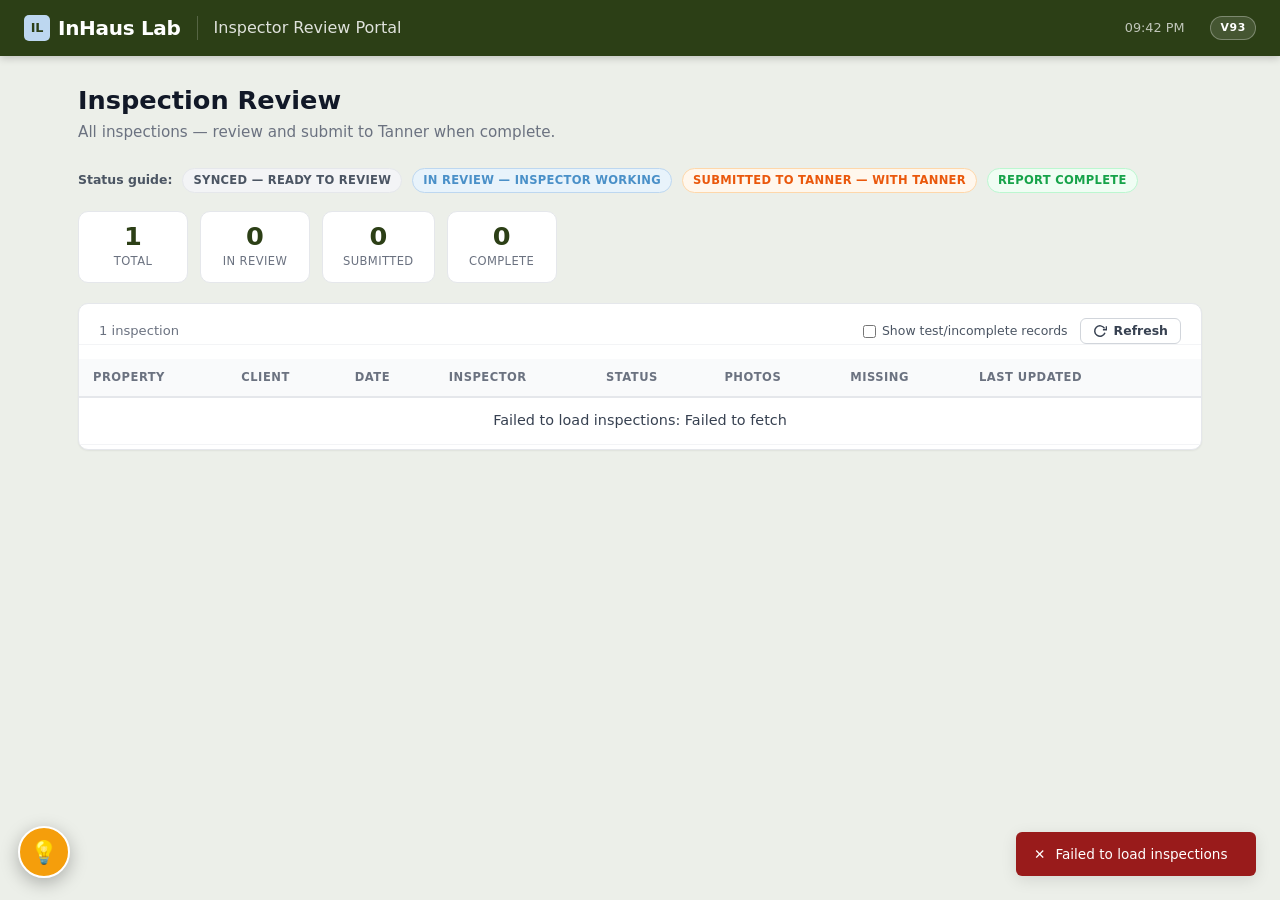
<file: index.html>
<!DOCTYPE html>
<html lang="en">
<head>
  <meta charset="UTF-8">
  <meta name="viewport" content="width=device-width, initial-scale=1.0">
  <title>InHaus Lab — Inspection Review</title>
  <link rel="stylesheet" href="styles.css?v=20260812-88-1">
  <style>
    /* Page-specific overrides */
    .stats-row {
      display: flex;
      gap: 12px;
      margin-bottom: 20px;
      flex-wrap: wrap;
    }
    .stat-pill {
      background: var(--white);
      border: 1px solid var(--gray-200);
      border-radius: var(--radius-lg);
      padding: 12px 20px;
      text-align: center;
      min-width: 110px;
    }
    .stat-pill .num {
      font-size: 1.6rem;
      font-weight: 700;
      color: var(--green);
      line-height: 1;
    }
    .stat-pill .lbl {
      font-size: .72rem;
      color: var(--gray-500);
      margin-top: 3px;
      text-transform: uppercase;
      letter-spacing: .4px;
    }
  </style>
</head>
<body>

<!-- ==================== NAV BAR ==================== -->
<nav class="nav-bar">
  <a href="index.html" class="nav-logo">
    <div class="logo-icon">IL</div>
    InHaus Lab
  </a>
  <div class="nav-divider"></div>
  <span class="nav-title">Inspector Review Portal</span>
  <div class="nav-spacer"></div>
  <div class="nav-meta">
    <span id="nav-clock"></span>
  </div>
</nav>

<!-- ==================== MAIN ==================== -->
<main class="page-wrap">

  <div class="page-header">
    <h1>Inspection Review</h1>
    <p>All inspections — review and submit to Tanner when complete.</p>
  </div>

  <!-- Status legend -->
  <div style="display:flex;flex-wrap:wrap;gap:10px;margin-bottom:18px;font-size:0.78rem;">
    <span style="font-weight:600;color:#4b5563;align-self:center;">Status guide:</span>
    <span class="badge badge-synced" title="Data exported from the Inspector App — ready to review">Synced — ready to review</span>
    <span class="badge badge-in-review" title="Inspector is actively reviewing this inspection">In Review — inspector working</span>
    <span class="badge badge-submitted" title="Inspector completed review and sent to Tanner">Submitted to Tanner — with Tanner</span>
    <span class="badge badge-complete" title="Tanner has finished the report">Report Complete</span>
  </div>

  <!-- Demo mode banner -->
  <div id="demo-bar" class="placeholder-mode-bar hidden">
    ⚠ Demo mode — Apps Script URL not configured. Showing sample data. Changes will not be saved.
  </div>

  <!-- Stats row (populated by JS) -->
  <div class="stats-row" id="stats-row">
    <div class="stat-pill"><div class="num" id="stat-total">0</div><div class="lbl">Total</div></div>
    <div class="stat-pill"><div class="num" id="stat-in-review">0</div><div class="lbl">In Review</div></div>
    <div class="stat-pill"><div class="num" id="stat-submitted">0</div><div class="lbl">Submitted</div></div>
    <div class="stat-pill"><div class="num" id="stat-complete">0</div><div class="lbl">Complete</div></div>
  </div>

  <!-- Table card -->
  <div class="card">
    <div class="list-toolbar" style="padding: 14px 20px 0; border-bottom: 1px solid var(--gray-100);">
      <span class="count-label" id="inspection-count">Loading inspections…</span>
      <span id="history-filter-note" style="font-size:0.78rem;color:#6b7280;margin-left:auto;"></span>
      <label style="display:inline-flex;align-items:center;gap:6px;font-size:0.78rem;color:#4b5563;cursor:pointer;">
        <input type="checkbox" id="history-show-all" onchange="setPortalHistoryShowAll(this.checked)">
        Show test/incomplete records
      </label>
      <button class="btn btn-secondary btn-sm" onclick="loadInspectionList()">
        <svg width="14" height="14" viewBox="0 0 24 24" fill="none" stroke="currentColor" stroke-width="2.5"><polyline points="23 4 23 10 17 10"/><path d="M20.49 15a9 9 0 1 1-.73-7.44"/></svg>
        Refresh
      </button>
    </div>
    <div class="inspection-table-wrap" style="padding: 0 0 4px;">
      <table class="inspection-table">
        <thead>
          <tr>
            <th>Property</th>
            <th>Client</th>
            <th>Date</th>
            <th>Inspector</th>
            <th>Status</th>
            <th>Photos</th>
            <th>Missing</th>
            <th>Last Updated</th>
            <th></th>
          </tr>
        </thead>
        <tbody id="inspection-tbody">
          <tr><td colspan="9" class="loading-state">Loading inspections…</td></tr>
        </tbody>
      </table>
    </div>
  </div>

</main>

<div class="toast-container" id="toast-container"></div>

  <script src="portal.js?v=20260901-93-1"></script>
<script>
  // Clock
  function updateClock() {
    const el = document.getElementById('nav-clock');
    if (el) el.textContent = new Date().toLocaleTimeString('en-US', { hour: '2-digit', minute: '2-digit' });
  }
  updateClock();
  setInterval(updateClock, 30000);

  // Stats population helper
  function populateStats(inspections) {
    const total      = inspections.length;
    const inReview   = inspections.filter(i => i.status === 'In Review').length;
    const submitted  = inspections.filter(i => i.status === 'Submitted to Tanner').length;
    const complete   = inspections.filter(i => i.status === 'Report Complete').length;
    document.getElementById('stat-total').textContent     = total;
    document.getElementById('stat-in-review').textContent = inReview;
    document.getElementById('stat-submitted').textContent  = submitted;
    document.getElementById('stat-complete').textContent   = complete;
  }

  // Override renderInspectionList to also populate stats
  const _origRender = window.portalInit;
  document.addEventListener('DOMContentLoaded', () => {
    // Patch loadInspectionList to also update stats after render
    const origLoad = window.loadInspectionList;

    // We'll hook into data once it's available via MutationObserver on tbody
    const observer = new MutationObserver(() => {
      // Collect rendered rows and compute stats from MOCK or live data
      const tbody = document.getElementById('inspection-tbody');
      if (tbody && tbody.children.length && !tbody.querySelector('.loading-state')) {
        // Count badges
        const badges = tbody.querySelectorAll('.badge');
        let inReview = 0, submitted = 0, complete = 0;
        badges.forEach(b => {
          const t = b.textContent.trim();
          if (t === 'In Review') inReview++;
          else if (t === 'Submitted to Tanner') submitted++;
          else if (t === 'Report Complete') complete++;
        });
        const total = tbody.querySelectorAll('tr').length;
        document.getElementById('stat-total').textContent     = total;
        document.getElementById('stat-in-review').textContent = inReview;
        document.getElementById('stat-submitted').textContent  = submitted;
        document.getElementById('stat-complete').textContent   = complete;
        document.getElementById('inspection-count').textContent =
          `${total} inspection${total !== 1 ? 's' : ''}`;
      }
    });
    observer.observe(document.getElementById('inspection-tbody'), { childList: true, subtree: false });

    portalInit('list');
  });
</script>
</body>
</html>
</file>
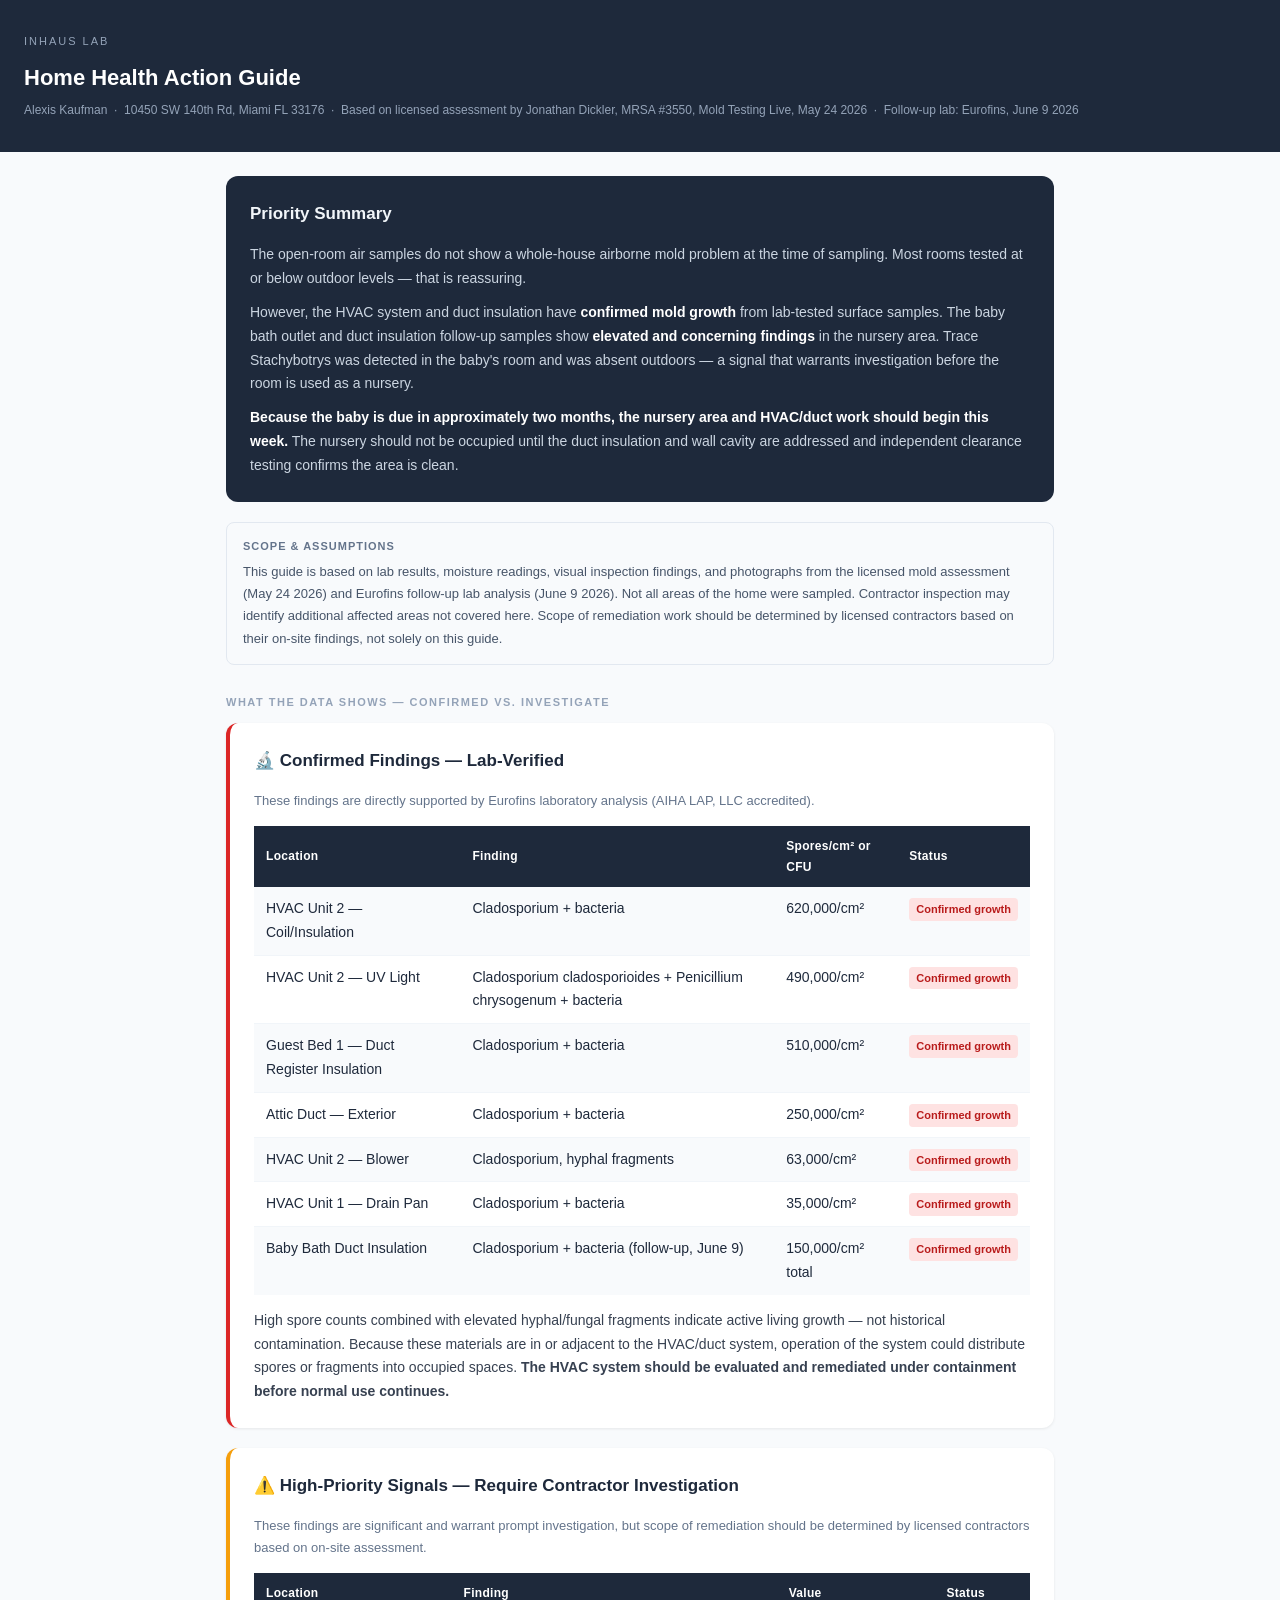
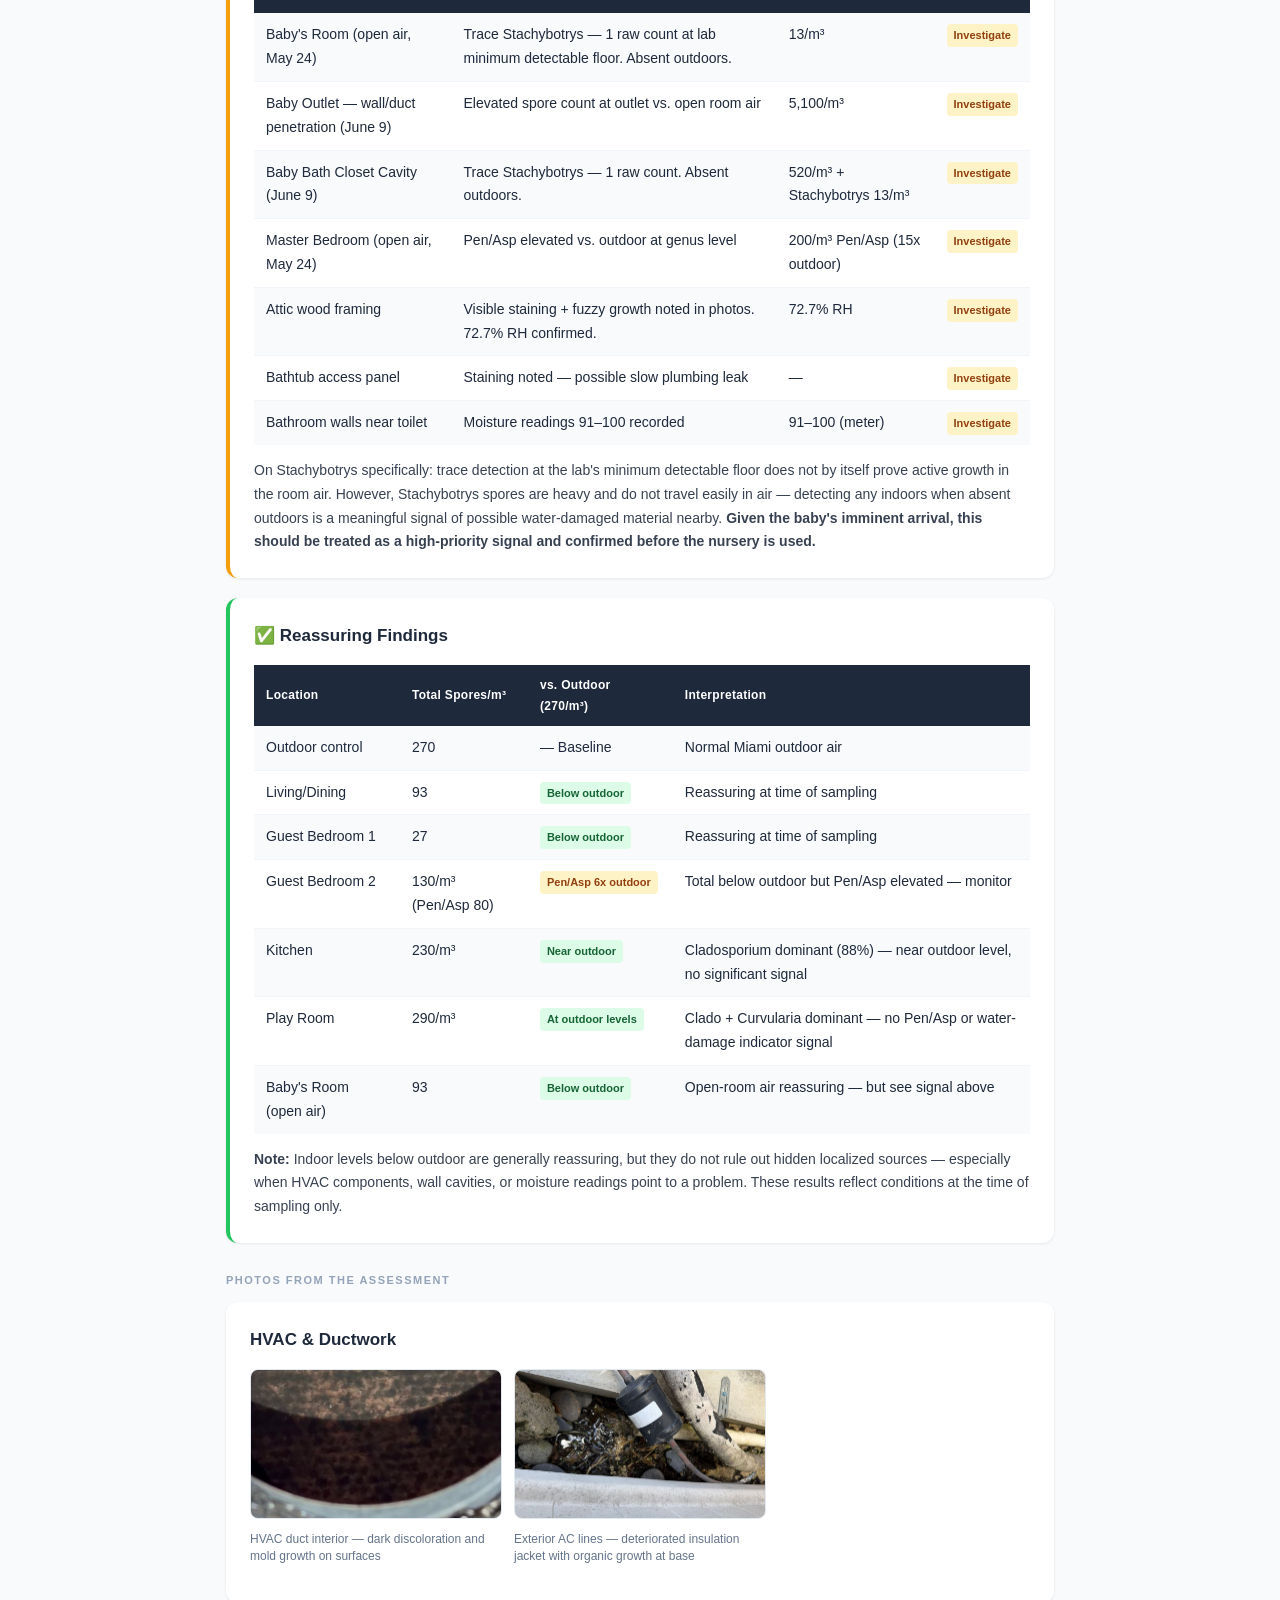
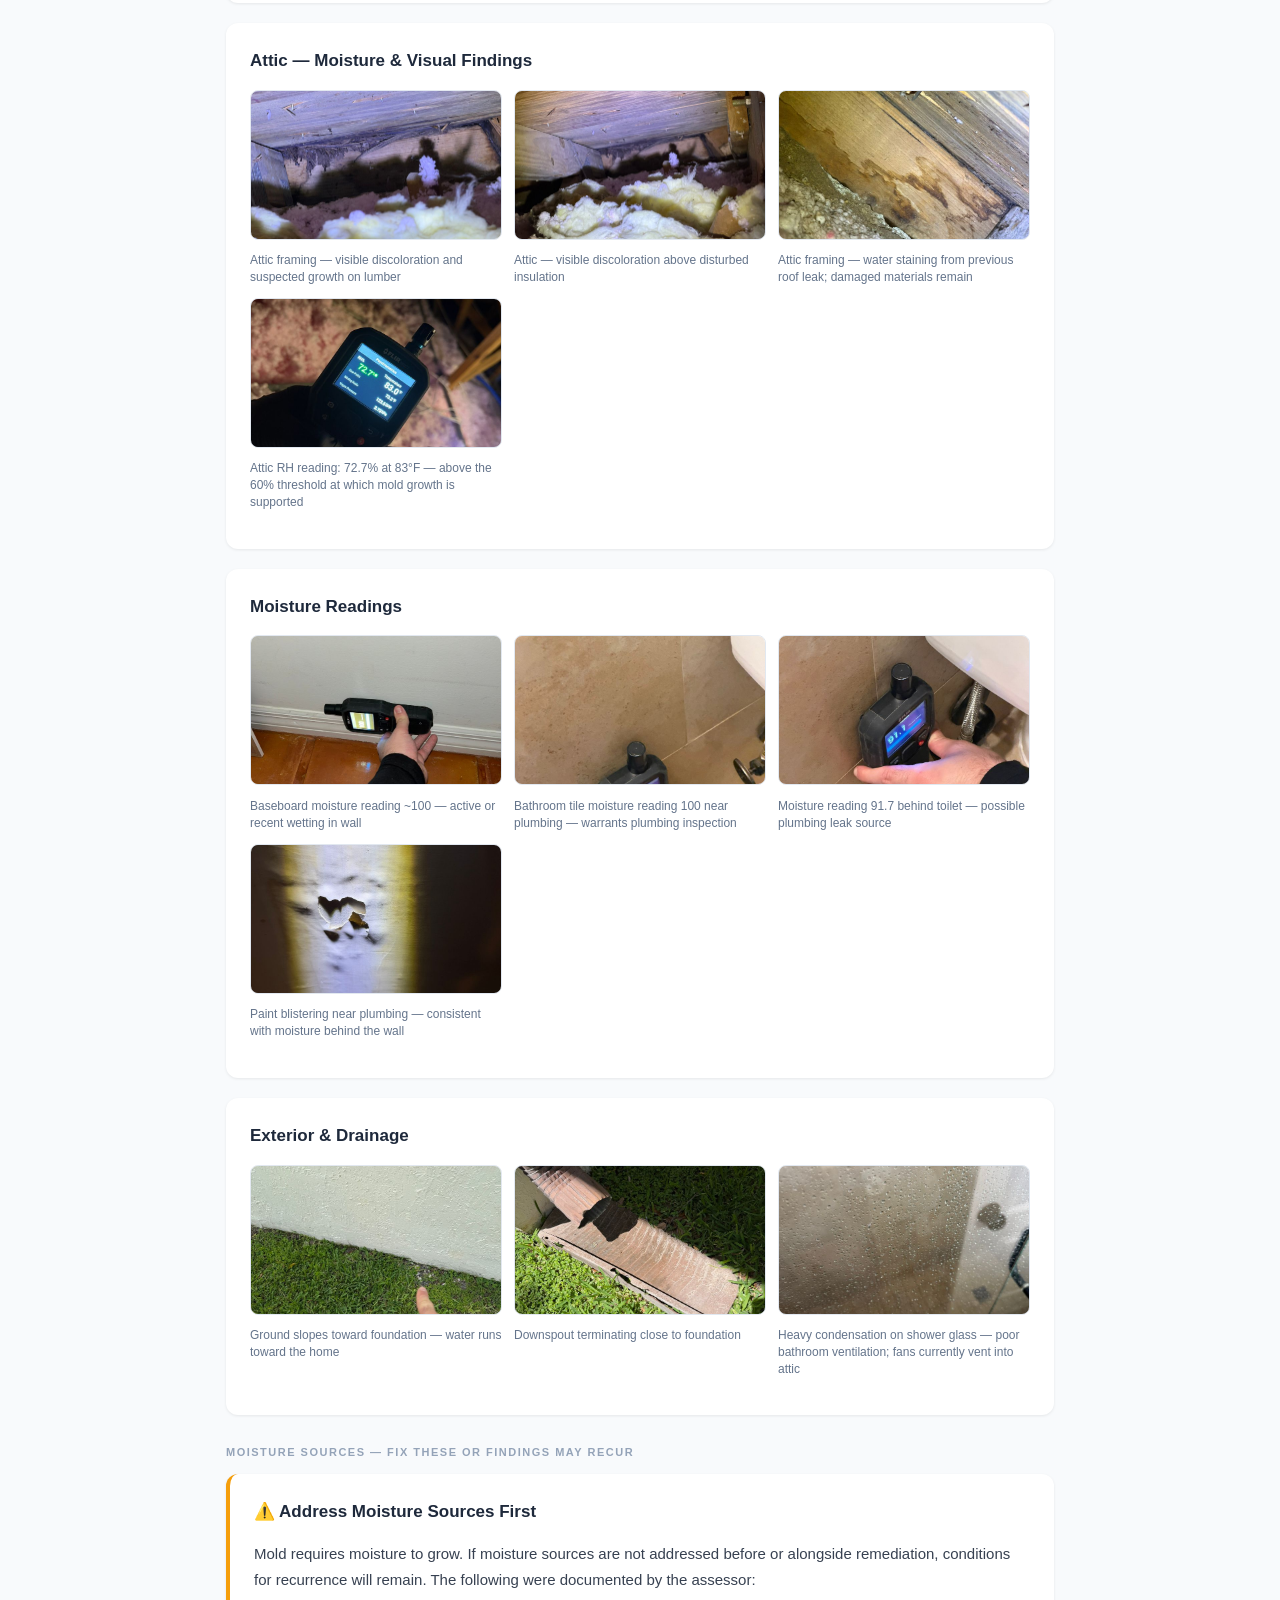
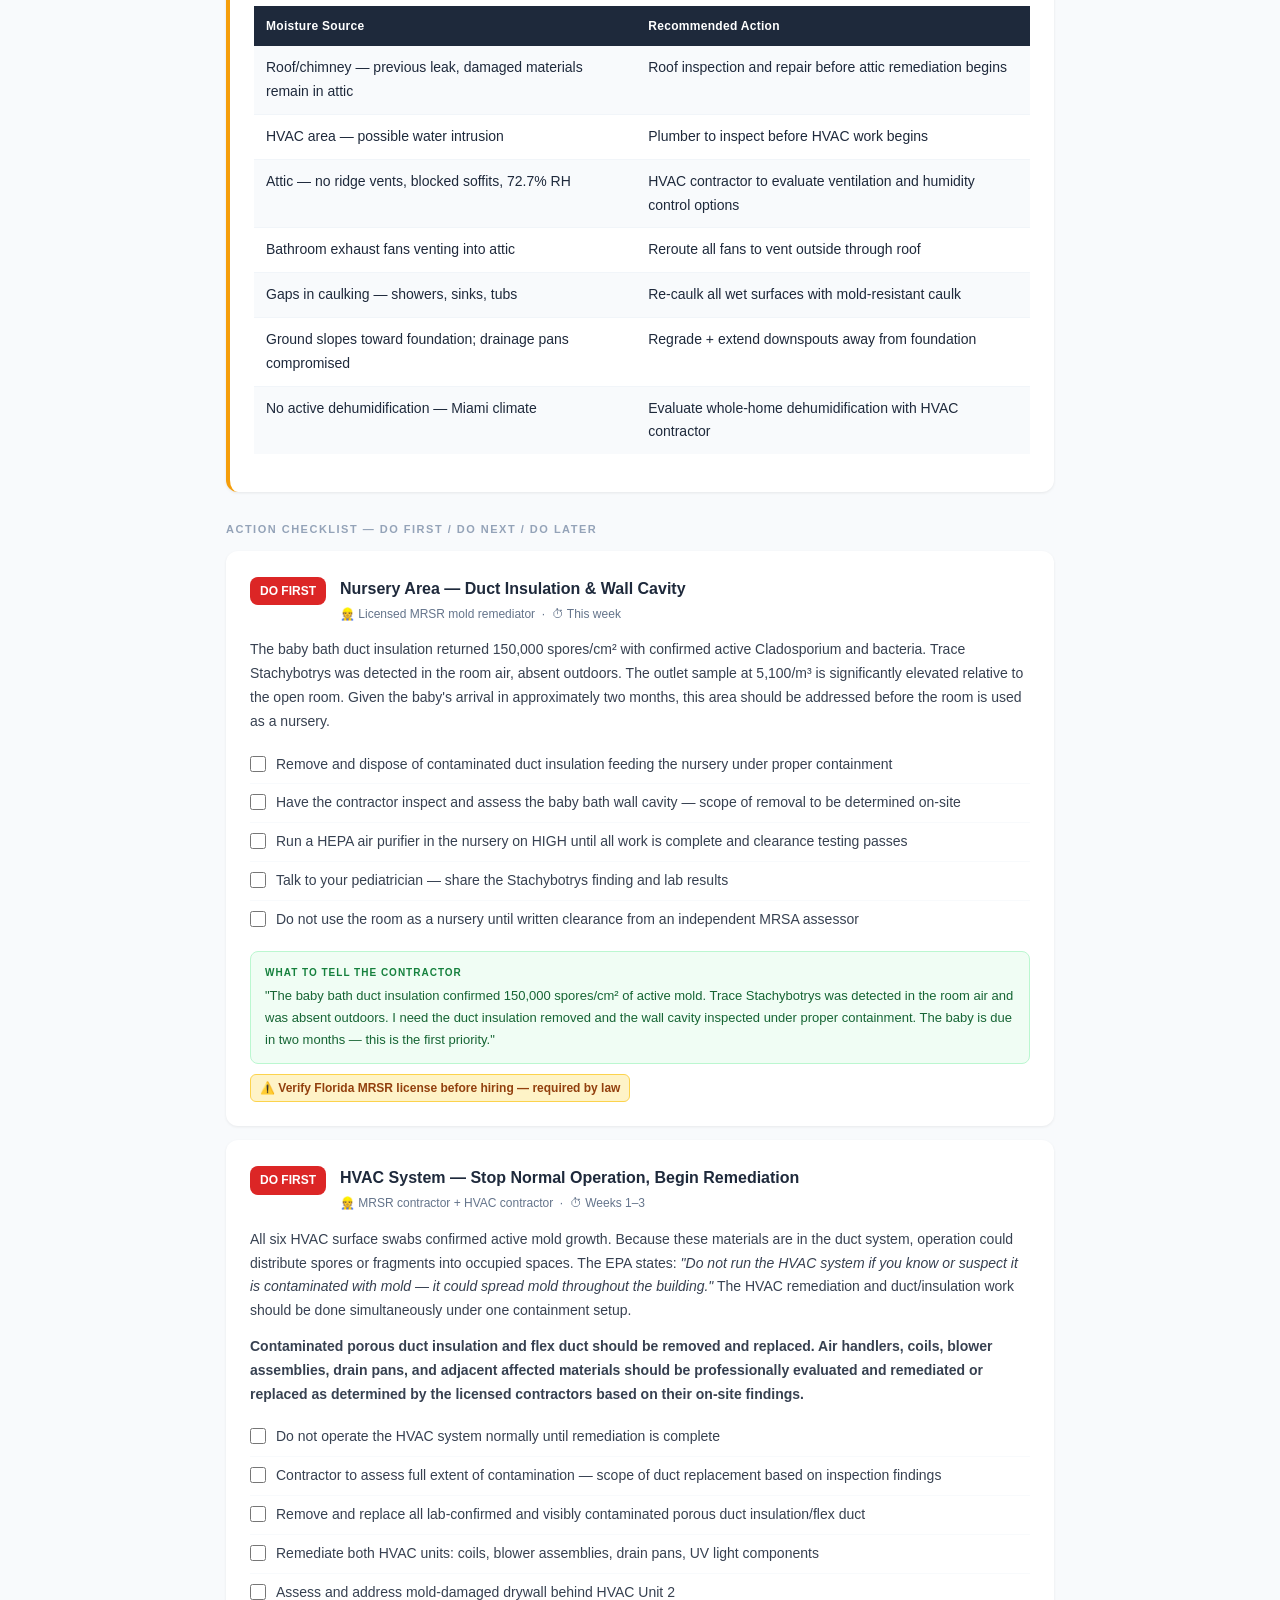
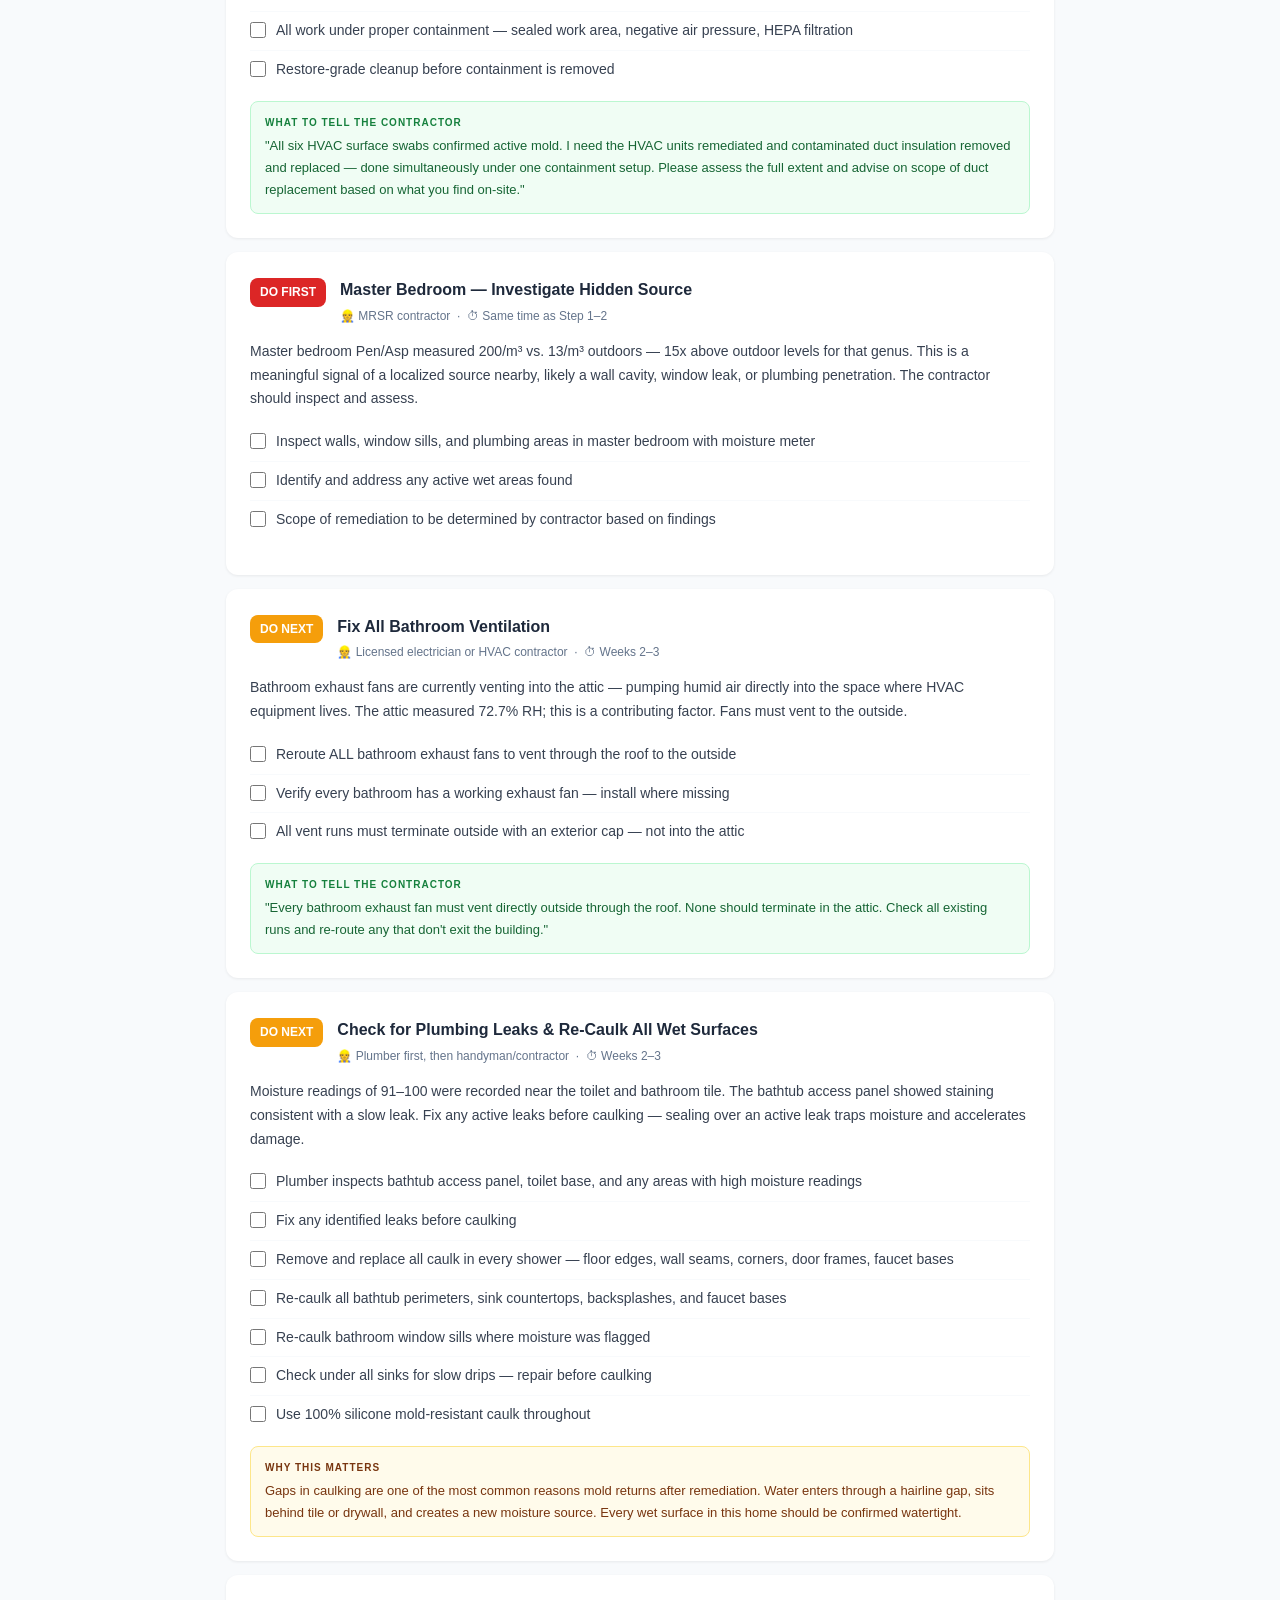
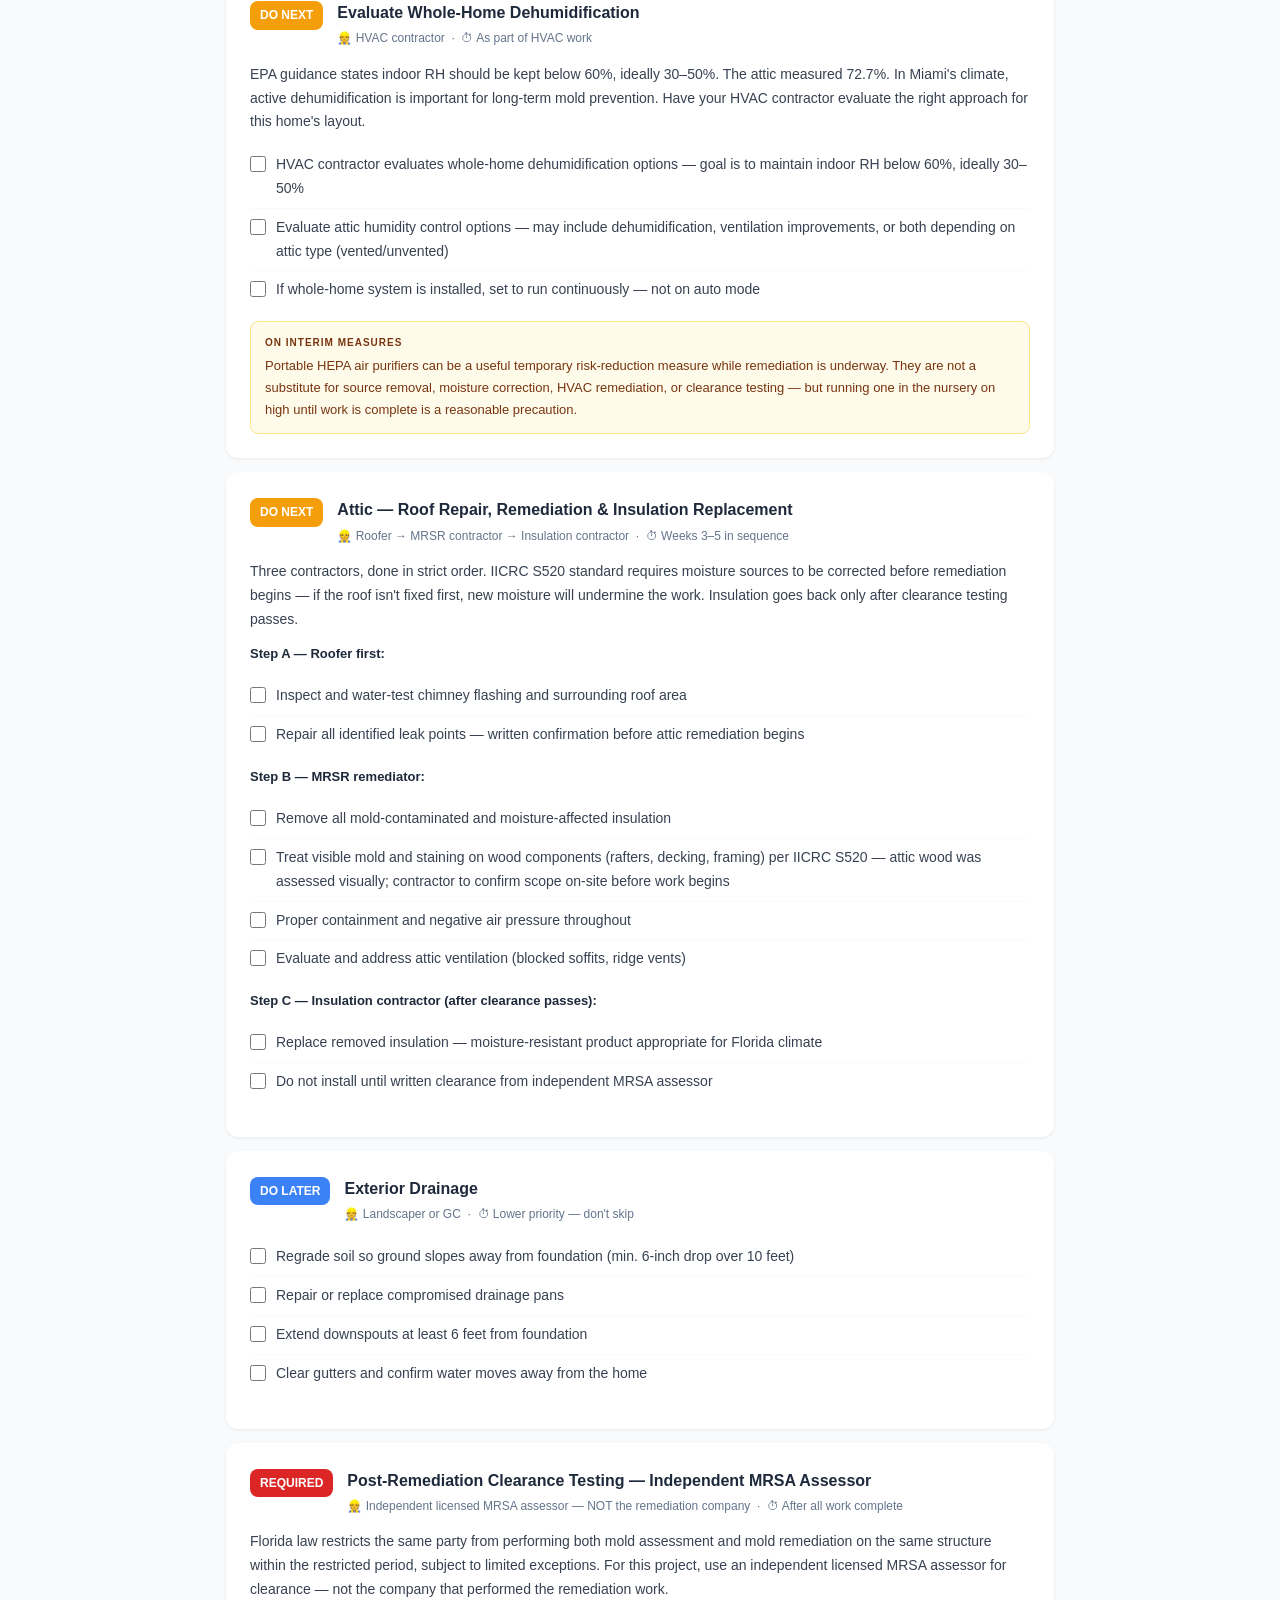
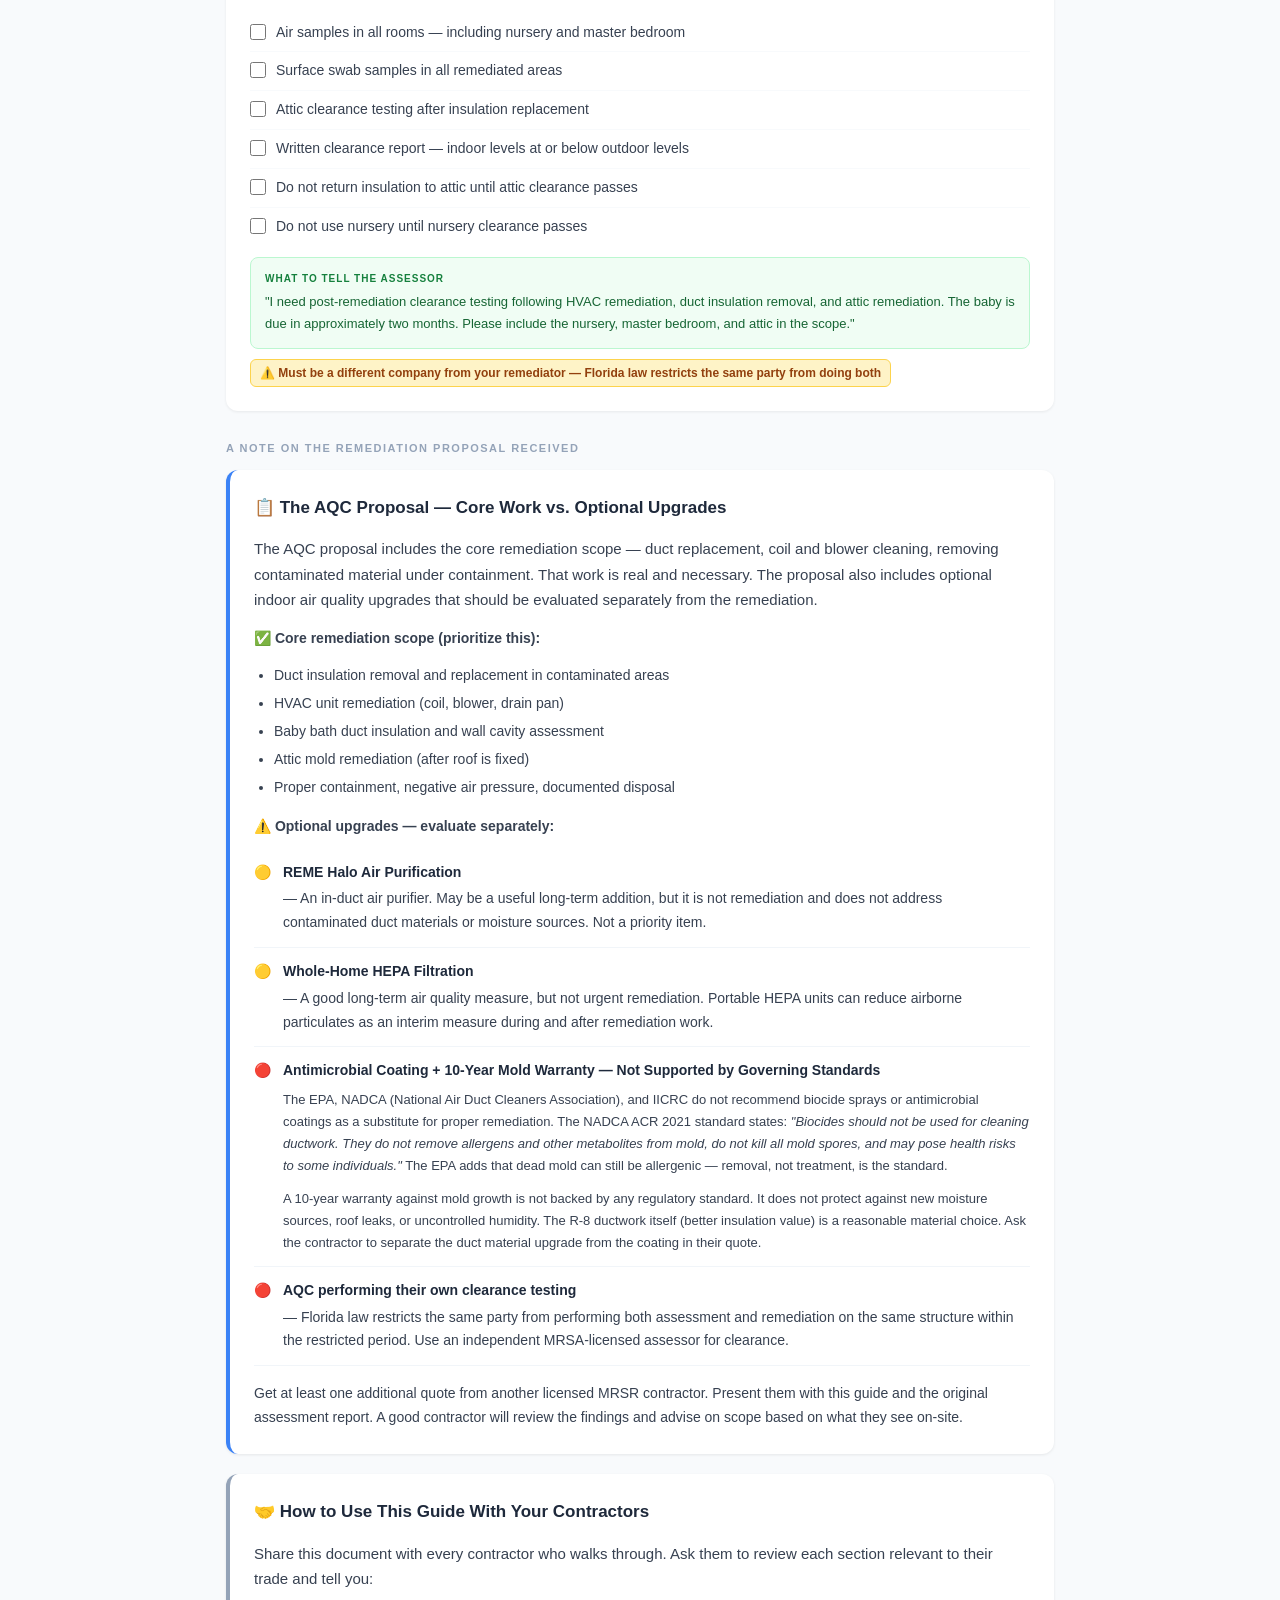
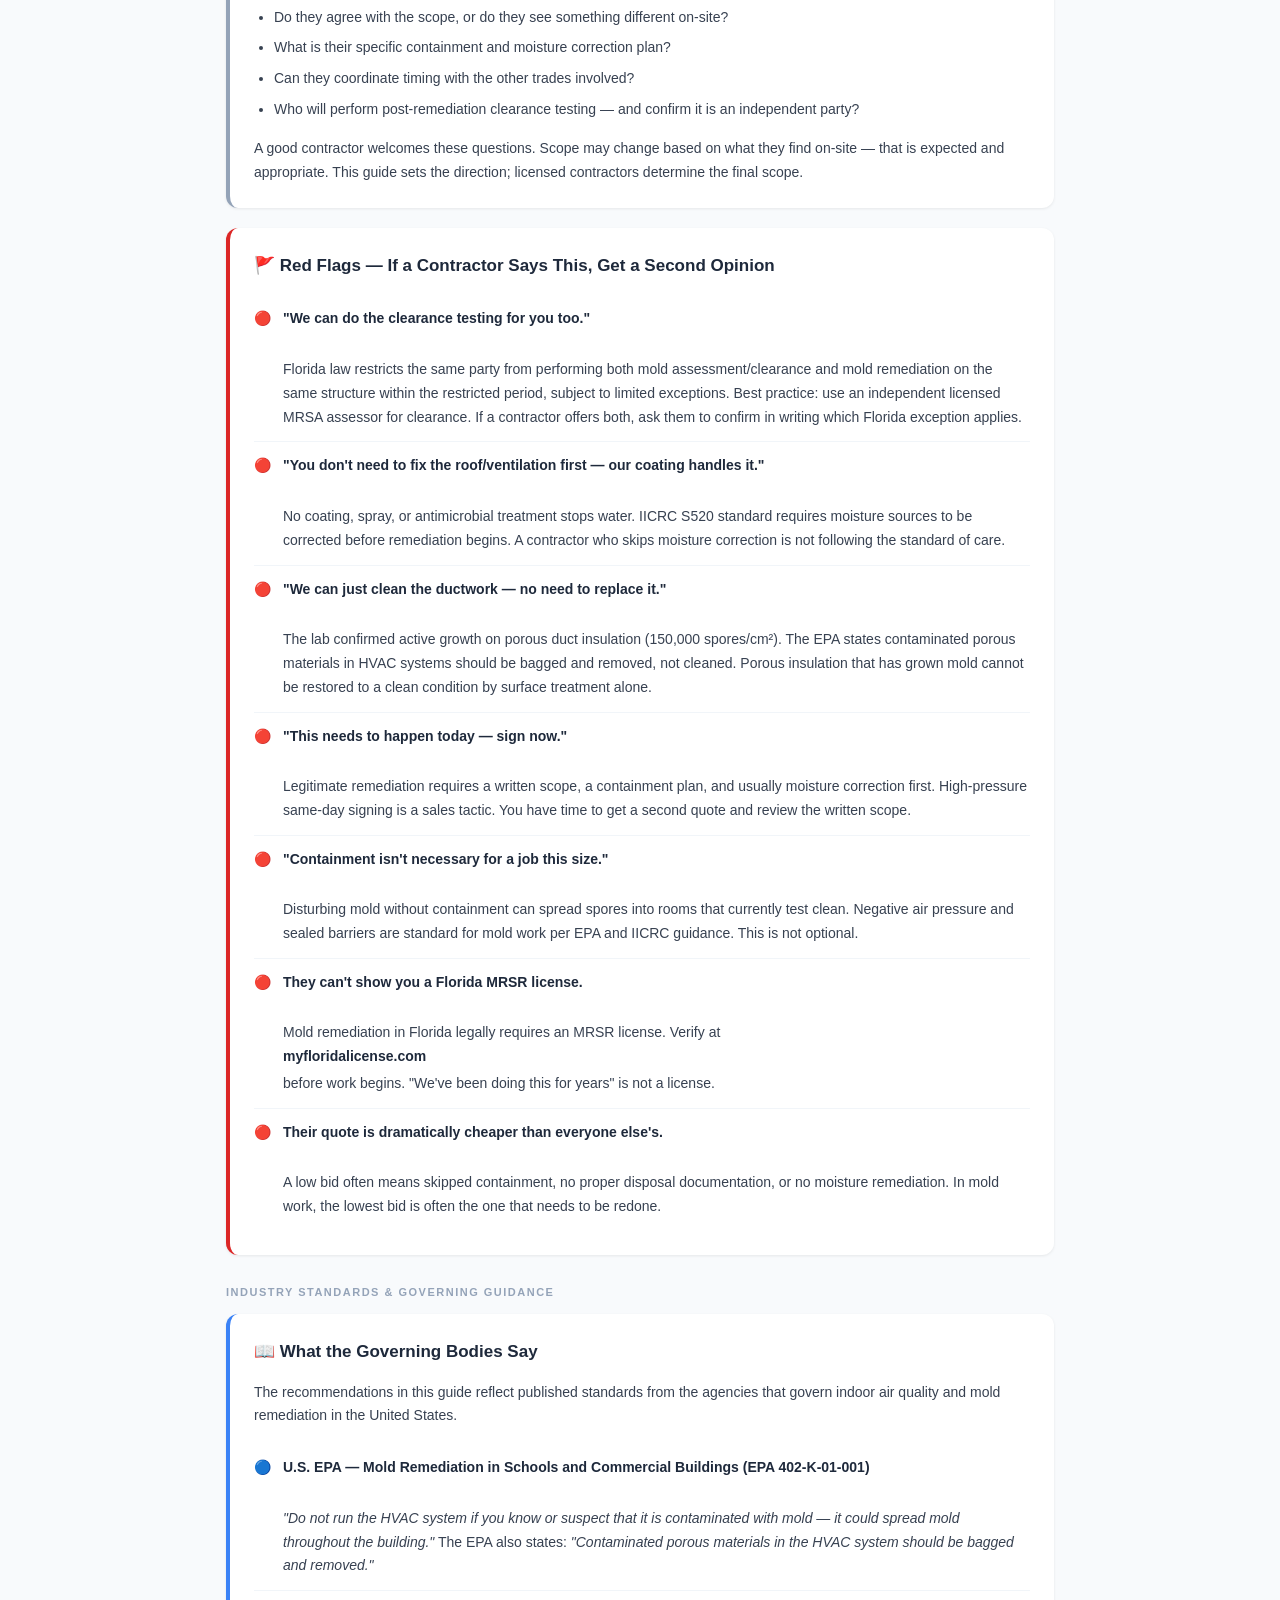
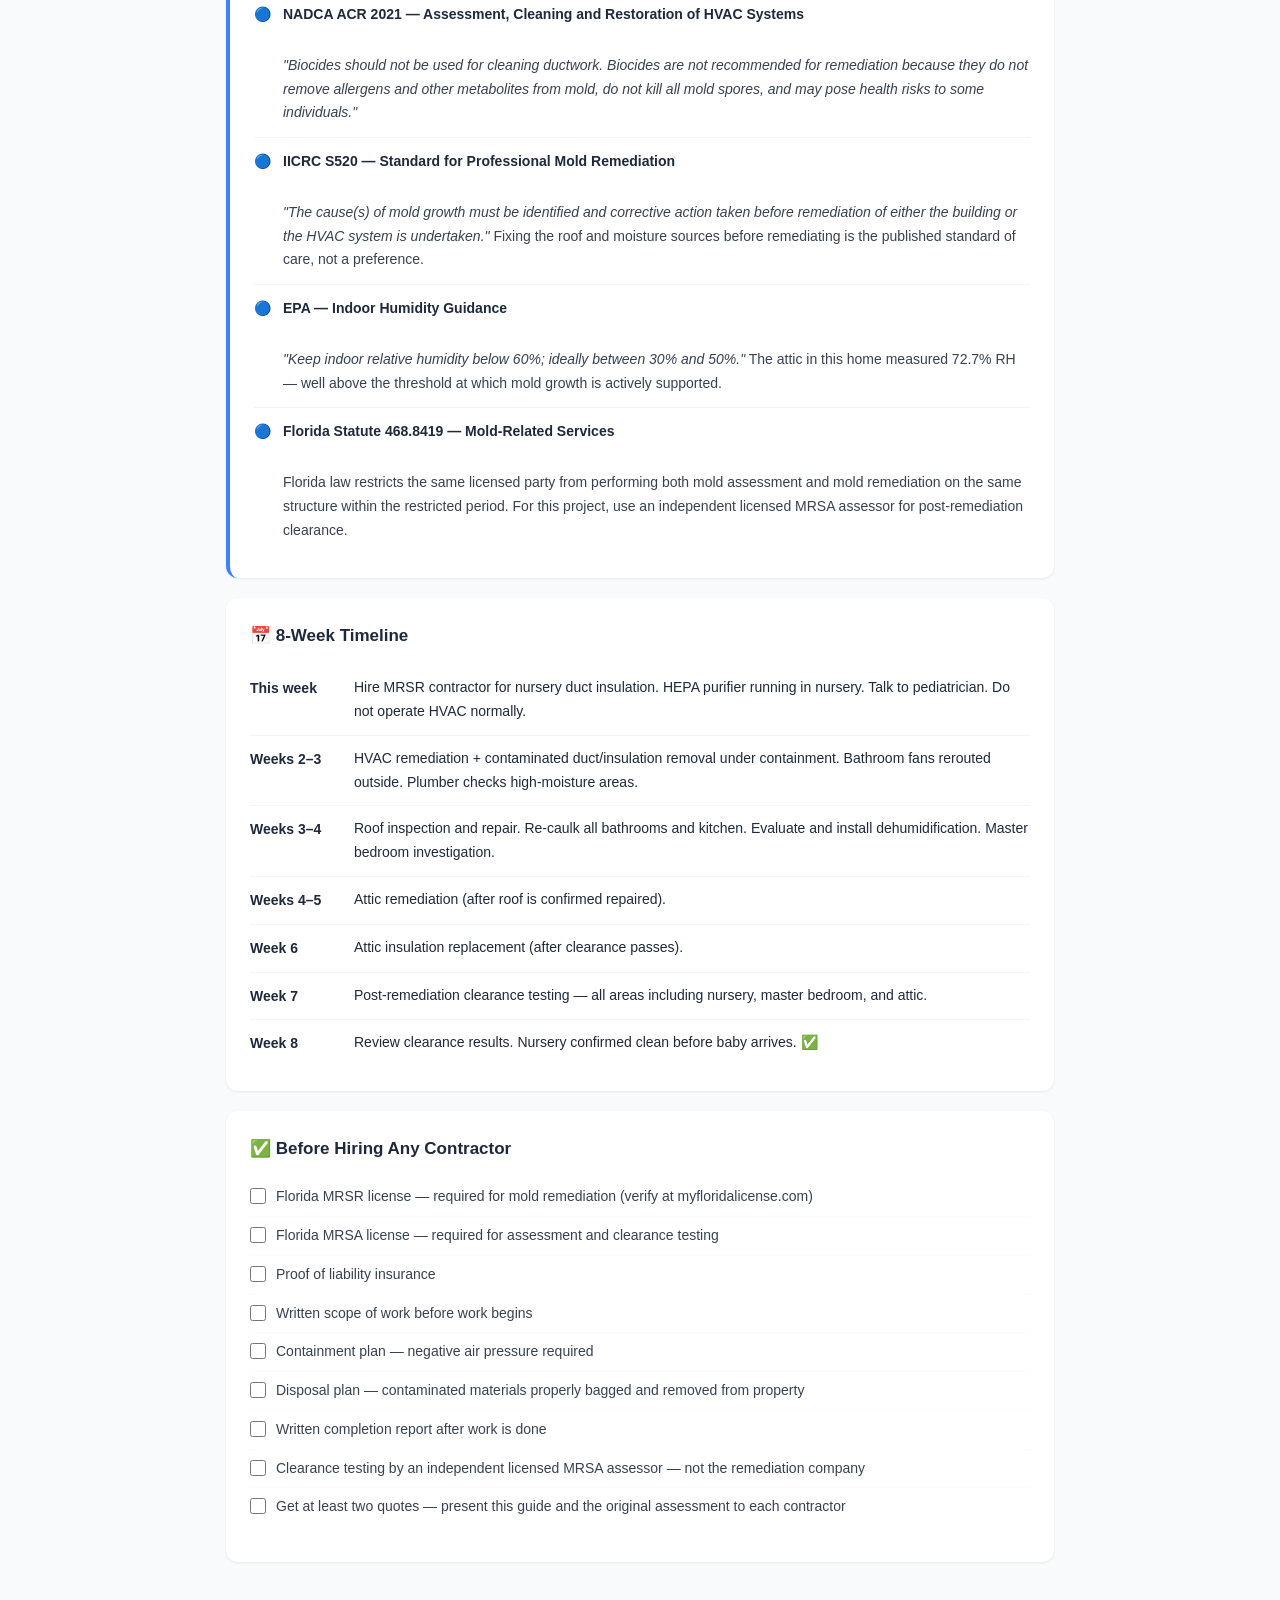
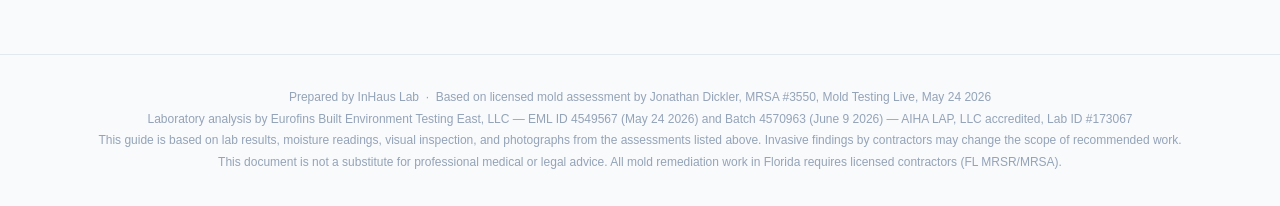
<file: alexis-guide.html>
<!DOCTYPE html>
<html lang="en">
<head>
<meta charset="UTF-8">
<meta name="viewport" content="width=device-width, initial-scale=1.0">
<title>Home Health Action Guide — Alexis Kaufman</title>
<style>
  * { box-sizing: border-box; margin: 0; padding: 0; }
  body { font-family: -apple-system, BlinkMacSystemFont, 'Segoe UI', sans-serif; background: #f8fafc; color: #1e293b; line-height: 1.7; font-size: 15px; }
  .header { background: #1e293b; color: white; padding: 32px 24px; }
  .header .logo { font-size: 11px; letter-spacing: 2px; text-transform: uppercase; color: #94a3b8; margin-bottom: 8px; }
  .header h1 { font-size: 22px; font-weight: 800; margin-bottom: 4px; }
  .header .meta { font-size: 12px; color: #94a3b8; }
  .container { max-width: 860px; margin: 0 auto; padding: 24px 16px 48px; }
  .card { background: white; border-radius: 12px; padding: 24px; margin-bottom: 20px; box-shadow: 0 1px 3px rgba(0,0,0,0.08); }
  .card h2 { font-size: 17px; font-weight: 700; margin-bottom: 14px; color: #1e293b; }
  .card p { color: #374151; margin-bottom: 10px; }
  .card p:last-child { margin-bottom: 0; }
  .border-green { border-left: 4px solid #22c55e; }
  .border-red { border-left: 4px solid #dc2626; }
  .border-amber { border-left: 4px solid #f59e0b; }
  .border-blue { border-left: 4px solid #3b82f6; }
  .border-gray { border-left: 4px solid #94a3b8; }
  .priority-box { background: #1e293b; color: white; border-radius: 12px; padding: 24px; margin-bottom: 20px; }
  .priority-box h2 { font-size: 17px; font-weight: 800; margin-bottom: 14px; color: #f1f5f9; }
  .priority-box p { color: #cbd5e1; margin-bottom: 10px; font-size: 14px; }
  .priority-box p:last-child { margin-bottom: 0; }
  .priority-box strong { color: white; }
  table { width: 100%; border-collapse: collapse; font-size: 14px; margin: 14px 0; }
  table th { background: #1e293b; color: white; padding: 10px 12px; text-align: left; font-size: 12px; letter-spacing: 0.3px; }
  table td { padding: 10px 12px; border-bottom: 1px solid #f1f5f9; vertical-align: top; }
  table tr:last-child td { border-bottom: none; }
  table tr:nth-child(even) td { background: #f8fafc; }
  .tag { display: inline-block; padding: 2px 7px; border-radius: 4px; font-size: 11px; font-weight: 700; white-space: nowrap; }
  .tag-red { background: #fee2e2; color: #b91c1c; }
  .tag-amber { background: #fef3c7; color: #92400e; }
  .tag-green { background: #dcfce7; color: #166534; }
  .tag-blue { background: #dbeafe; color: #1d4ed8; }
  .tag-gray { background: #f1f5f9; color: #475569; }
  .finding-label { display: inline-block; padding: 2px 8px; border-radius: 4px; font-size: 11px; font-weight: 700; margin-right: 6px; }
  .confirmed { background: #fee2e2; color: #b91c1c; }
  .investigate { background: #fef3c7; color: #92400e; }
  .reassuring { background: #dcfce7; color: #166534; }
  .step { background: white; border-radius: 12px; padding: 24px; margin-bottom: 14px; box-shadow: 0 1px 3px rgba(0,0,0,0.07); }
  .step-header { display: flex; align-items: flex-start; gap: 14px; margin-bottom: 14px; }
  .step-badge { border-radius: 8px; padding: 4px 10px; font-size: 12px; font-weight: 700; flex-shrink: 0; margin-top: 2px; }
  .badge-now { background: #dc2626; color: white; }
  .badge-soon { background: #f59e0b; color: white; }
  .badge-later { background: #3b82f6; color: white; }
  .step-title h3 { font-size: 16px; font-weight: 700; margin-bottom: 2px; }
  .step-meta { font-size: 12px; color: #64748b; }
  ul.checklist { list-style: none; margin: 12px 0; }
  ul.checklist li { display: flex; align-items: flex-start; gap: 10px; padding: 7px 0; font-size: 14px; border-bottom: 1px solid #f8fafc; color: #374151; }
  ul.checklist li:last-child { border-bottom: none; }
  ul.checklist input[type=checkbox] { margin-top: 3px; flex-shrink: 0; width: 16px; height: 16px; cursor: pointer; accent-color: #1e293b; }
  .script-box { background: #f0fdf4; border: 1px solid #bbf7d0; border-radius: 8px; padding: 12px 14px; margin-top: 12px; font-size: 13px; color: #166534; }
  .script-box strong { display: block; font-size: 10px; text-transform: uppercase; letter-spacing: 1px; margin-bottom: 4px; color: #15803d; }
  .note-box { background: #fffbeb; border: 1px solid #fde68a; border-radius: 8px; padding: 12px 14px; margin-top: 12px; font-size: 13px; color: #78350f; }
  .note-box strong { display: block; font-size: 10px; text-transform: uppercase; letter-spacing: 1px; margin-bottom: 4px; }
  .license-note { display: inline-block; background: #fef3c7; color: #92400e; border: 1px solid #fcd34d; border-radius: 6px; padding: 3px 9px; font-size: 12px; font-weight: 600; margin-top: 10px; }
  .section-label { font-size: 11px; font-weight: 700; text-transform: uppercase; letter-spacing: 1.5px; color: #94a3b8; margin: 28px 0 12px; }
  .flag-item { padding: 12px 0; border-bottom: 1px solid #f1f5f9; font-size: 14px; display: flex; align-items: flex-start; gap: 12px; color: #374151; }
  .flag-item:last-child { border-bottom: none; }
  .flag-item strong { display: block; margin-bottom: 3px; color: #1e293b; }
  .photo-grid { display: grid; grid-template-columns: repeat(auto-fill, minmax(200px, 1fr)); gap: 12px; margin: 14px 0; }
  .photo-item img { width: 100%; border-radius: 8px; object-fit: cover; height: 150px; border: 1px solid #e2e8f0; }
  .photo-item .cap { font-size: 12px; color: #64748b; margin-top: 5px; line-height: 1.4; }
  .timeline-row { display: flex; gap: 16px; padding: 11px 0; border-bottom: 1px solid #f1f5f9; font-size: 14px; align-items: flex-start; }
  .timeline-row:last-child { border-bottom: none; }
  .timeline-week { font-weight: 700; min-width: 88px; color: #1e293b; padding-top: 1px; }
  .assumptions-box { background: #f8fafc; border: 1px solid #e2e8f0; border-radius: 8px; padding: 14px 16px; margin-top: 16px; font-size: 13px; color: #475569; }
  .assumptions-box strong { display: block; font-size: 11px; text-transform: uppercase; letter-spacing: 1px; margin-bottom: 6px; color: #64748b; }
  .footer { text-align: center; font-size: 12px; color: #94a3b8; padding: 32px 24px; border-top: 1px solid #e2e8f0; margin-top: 24px; line-height: 1.8; }
  @media (max-width: 600px) { .photo-grid { grid-template-columns: 1fr 1fr; } .timeline-week { min-width: 70px; } }
  @media print { * { -webkit-print-color-adjust: exact; print-color-adjust: exact; } }
</style>
</head>
<body>

<div class="header">
  <div class="logo">InHaus Lab</div>
  <h1>Home Health Action Guide</h1>
  <div class="meta">Alexis Kaufman &nbsp;·&nbsp; 10450 SW 140th Rd, Miami FL 33176 &nbsp;·&nbsp; Based on licensed assessment by Jonathan Dickler, MRSA #3550, Mold Testing Live, May 24 2026 &nbsp;·&nbsp; Follow-up lab: Eurofins, June 9 2026</div>
</div>

<div class="container">

  <!-- PRIORITY SUMMARY -->
  <div class="priority-box">
    <h2>Priority Summary</h2>
    <p>The open-room air samples do not show a whole-house airborne mold problem at the time of sampling. Most rooms tested at or below outdoor levels — that is reassuring.</p>
    <p>However, the HVAC system and duct insulation have <strong>confirmed mold growth</strong> from lab-tested surface samples. The baby bath outlet and duct insulation follow-up samples show <strong>elevated and concerning findings</strong> in the nursery area. Trace Stachybotrys was detected in the baby's room and was absent outdoors — a signal that warrants investigation before the room is used as a nursery.</p>
    <p><strong>Because the baby is due in approximately two months, the nursery area and HVAC/duct work should begin this week.</strong> The nursery should not be occupied until the duct insulation and wall cavity are addressed and independent clearance testing confirms the area is clean.</p>
  </div>

  <!-- ASSUMPTIONS BOX -->
  <div class="assumptions-box" style="margin-bottom:20px;">
    <strong>Scope & Assumptions</strong>
    This guide is based on lab results, moisture readings, visual inspection findings, and photographs from the licensed mold assessment (May 24 2026) and Eurofins follow-up lab analysis (June 9 2026). Not all areas of the home were sampled. Contractor inspection may identify additional affected areas not covered here. Scope of remediation work should be determined by licensed contractors based on their on-site findings, not solely on this guide.
  </div>

  <!-- FINDINGS -->
  <div class="section-label">What the data shows — confirmed vs. investigate</div>

  <div class="card border-red">
    <h2>🔬 Confirmed Findings — Lab-Verified</h2>
    <p style="font-size:13px;color:#64748b;margin-bottom:14px;">These findings are directly supported by Eurofins laboratory analysis (AIHA LAP, LLC accredited).</p>
    <table>
      <tr><th>Location</th><th>Finding</th><th>Spores/cm² or CFU</th><th>Status</th></tr>
      <tr><td>HVAC Unit 2 — Coil/Insulation</td><td>Cladosporium + bacteria</td><td>620,000/cm²</td><td><span class="tag tag-red">Confirmed growth</span></td></tr>
      <tr><td>HVAC Unit 2 — UV Light</td><td>Cladosporium cladosporioides + Penicillium chrysogenum + bacteria</td><td>490,000/cm²</td><td><span class="tag tag-red">Confirmed growth</span></td></tr>
      <tr><td>Guest Bed 1 — Duct Register Insulation</td><td>Cladosporium + bacteria</td><td>510,000/cm²</td><td><span class="tag tag-red">Confirmed growth</span></td></tr>
      <tr><td>Attic Duct — Exterior</td><td>Cladosporium + bacteria</td><td>250,000/cm²</td><td><span class="tag tag-red">Confirmed growth</span></td></tr>
      <tr><td>HVAC Unit 2 — Blower</td><td>Cladosporium, hyphal fragments</td><td>63,000/cm²</td><td><span class="tag tag-red">Confirmed growth</span></td></tr>
      <tr><td>HVAC Unit 1 — Drain Pan</td><td>Cladosporium + bacteria</td><td>35,000/cm²</td><td><span class="tag tag-red">Confirmed growth</span></td></tr>
      <tr><td>Baby Bath Duct Insulation</td><td>Cladosporium + bacteria (follow-up, June 9)</td><td>150,000/cm² total</td><td><span class="tag tag-red">Confirmed growth</span></td></tr>
    </table>
    <p style="margin-top:14px;font-size:14px;">High spore counts combined with elevated hyphal/fungal fragments indicate active living growth — not historical contamination. Because these materials are in or adjacent to the HVAC/duct system, operation of the system could distribute spores or fragments into occupied spaces. <strong>The HVAC system should be evaluated and remediated under containment before normal use continues.</strong></p>
  </div>

  <div class="card border-amber">
    <h2>⚠️ High-Priority Signals — Require Contractor Investigation</h2>
    <p style="font-size:13px;color:#64748b;margin-bottom:14px;">These findings are significant and warrant prompt investigation, but scope of remediation should be determined by licensed contractors based on on-site assessment.</p>
    <table>
      <tr><th>Location</th><th>Finding</th><th>Value</th><th>Status</th></tr>
      <tr><td>Baby's Room (open air, May 24)</td><td>Trace Stachybotrys — 1 raw count at lab minimum detectable floor. Absent outdoors.</td><td>13/m³</td><td><span class="tag tag-amber">Investigate</span></td></tr>
      <tr><td>Baby Outlet — wall/duct penetration (June 9)</td><td>Elevated spore count at outlet vs. open room air</td><td>5,100/m³</td><td><span class="tag tag-amber">Investigate</span></td></tr>
      <tr><td>Baby Bath Closet Cavity (June 9)</td><td>Trace Stachybotrys — 1 raw count. Absent outdoors.</td><td>520/m³ + Stachybotrys 13/m³</td><td><span class="tag tag-amber">Investigate</span></td></tr>
      <tr><td>Master Bedroom (open air, May 24)</td><td>Pen/Asp elevated vs. outdoor at genus level</td><td>200/m³ Pen/Asp (15x outdoor)</td><td><span class="tag tag-amber">Investigate</span></td></tr>
      <tr><td>Attic wood framing</td><td>Visible staining + fuzzy growth noted in photos. 72.7% RH confirmed.</td><td>72.7% RH</td><td><span class="tag tag-amber">Investigate</span></td></tr>
      <tr><td>Bathtub access panel</td><td>Staining noted — possible slow plumbing leak</td><td>—</td><td><span class="tag tag-amber">Investigate</span></td></tr>
      <tr><td>Bathroom walls near toilet</td><td>Moisture readings 91–100 recorded</td><td>91–100 (meter)</td><td><span class="tag tag-amber">Investigate</span></td></tr>
    </table>
    <p style="margin-top:14px;font-size:14px;">On Stachybotrys specifically: trace detection at the lab's minimum detectable floor does not by itself prove active growth in the room air. However, Stachybotrys spores are heavy and do not travel easily in air — detecting any indoors when absent outdoors is a meaningful signal of possible water-damaged material nearby. <strong>Given the baby's imminent arrival, this should be treated as a high-priority signal and confirmed before the nursery is used.</strong></p>
  </div>

  <div class="card border-green">
    <h2>✅ Reassuring Findings</h2>
    <table>
      <tr><th>Location</th><th>Total Spores/m³</th><th>vs. Outdoor (270/m³)</th><th>Interpretation</th></tr>
      <tr><td>Outdoor control</td><td>270</td><td>— Baseline</td><td>Normal Miami outdoor air</td></tr>
      <tr><td>Living/Dining</td><td>93</td><td><span class="tag tag-green">Below outdoor</span></td><td>Reassuring at time of sampling</td></tr>
      <tr><td>Guest Bedroom 1</td><td>27</td><td><span class="tag tag-green">Below outdoor</span></td><td>Reassuring at time of sampling</td></tr>
      <tr><td>Guest Bedroom 2</td><td>130/m³ (Pen/Asp 80)</td><td><span class="tag tag-amber">Pen/Asp 6x outdoor</span></td><td>Total below outdoor but Pen/Asp elevated — monitor</td></tr>
      <tr><td>Kitchen</td><td>230/m³</td><td><span class="tag tag-green">Near outdoor</span></td><td>Cladosporium dominant (88%) — near outdoor level, no significant signal</td></tr>
      <tr><td>Play Room</td><td>290/m³</td><td><span class="tag tag-green">At outdoor levels</span></td><td>Clado + Curvularia dominant — no Pen/Asp or water-damage indicator signal</td></tr>
      <tr><td>Baby's Room (open air)</td><td>93</td><td><span class="tag tag-green">Below outdoor</span></td><td>Open-room air reassuring — but see signal above</td></tr>
    </table>
    <p style="margin-top:14px;font-size:14px;"><strong>Note:</strong> Indoor levels below outdoor are generally reassuring, but they do not rule out hidden localized sources — especially when HVAC components, wall cavities, or moisture readings point to a problem. These results reflect conditions at the time of sampling only.</p>
  </div>

  <!-- PHOTOS -->
  <div class="section-label">Photos from the assessment</div>

  <div class="card">
    <h2>HVAC & Ductwork</h2>
    <div class="photo-grid">
      <div class="photo-item">
        <img src="https://inhauslab.github.io/inhaus-review/alexis-photos/01-hvac-duct-interior-mold.jpg" alt="HVAC duct interior">
        <div class="cap">HVAC duct interior — dark discoloration and mold growth on surfaces</div>
      </div>
      <div class="photo-item">
        <img src="https://inhauslab.github.io/inhaus-review/alexis-photos/02-hvac-exterior-deterioration.jpg" alt="HVAC exterior">
        <div class="cap">Exterior AC lines — deteriorated insulation jacket with organic growth at base</div>
      </div>
    </div>
  </div>

  <div class="card">
    <h2>Attic — Moisture & Visual Findings</h2>
    <div class="photo-grid">
      <div class="photo-item">
        <img src="https://inhauslab.github.io/inhaus-review/alexis-photos/07-attic-mold-growth-on-framing.jpg" alt="Attic framing">
        <div class="cap">Attic framing — visible discoloration and suspected growth on lumber</div>
      </div>
      <div class="photo-item">
        <img src="https://inhauslab.github.io/inhaus-review/alexis-photos/08-attic-mold-growth-insulation.jpg" alt="Attic insulation">
        <div class="cap">Attic — visible discoloration above disturbed insulation</div>
      </div>
      <div class="photo-item">
        <img src="https://inhauslab.github.io/inhaus-review/alexis-photos/09-attic-water-staining-framing.jpg" alt="Attic water staining">
        <div class="cap">Attic framing — water staining from previous roof leak; damaged materials remain</div>
      </div>
      <div class="photo-item">
        <img src="https://inhauslab.github.io/inhaus-review/alexis-photos/10-attic-humidity-reading-72pct.jpg" alt="Attic humidity">
        <div class="cap">Attic RH reading: 72.7% at 83°F — above the 60% threshold at which mold growth is supported</div>
      </div>
    </div>
  </div>

  <div class="card">
    <h2>Moisture Readings</h2>
    <div class="photo-grid">
      <div class="photo-item">
        <img src="https://inhauslab.github.io/inhaus-review/alexis-photos/04-baseboard-moisture-reading-100.jpg" alt="Baseboard moisture">
        <div class="cap">Baseboard moisture reading ~100 — active or recent wetting in wall</div>
      </div>
      <div class="photo-item">
        <img src="https://inhauslab.github.io/inhaus-review/alexis-photos/05-bathroom-tile-moisture-reading-100.jpg" alt="Bathroom tile moisture">
        <div class="cap">Bathroom tile moisture reading 100 near plumbing — warrants plumbing inspection</div>
      </div>
      <div class="photo-item">
        <img src="https://inhauslab.github.io/inhaus-review/alexis-photos/06-toilet-wall-moisture-reading-91.jpg" alt="Toilet wall moisture">
        <div class="cap">Moisture reading 91.7 behind toilet — possible plumbing leak source</div>
      </div>
      <div class="photo-item">
        <img src="https://inhauslab.github.io/inhaus-review/alexis-photos/03-wall-moisture-paint-blistering.jpg" alt="Paint blistering">
        <div class="cap">Paint blistering near plumbing — consistent with moisture behind the wall</div>
      </div>
    </div>
  </div>

  <div class="card">
    <h2>Exterior & Drainage</h2>
    <div class="photo-grid">
      <div class="photo-item">
        <img src="https://inhauslab.github.io/inhaus-review/alexis-photos/12-exterior-ground-slope-toward-home.jpg" alt="Ground slope">
        <div class="cap">Ground slopes toward foundation — water runs toward the home</div>
      </div>
      <div class="photo-item">
        <img src="https://inhauslab.github.io/inhaus-review/alexis-photos/11-exterior-drainage-downspout.jpg" alt="Drainage">
        <div class="cap">Downspout terminating close to foundation</div>
      </div>
      <div class="photo-item">
        <img src="https://inhauslab.github.io/inhaus-review/alexis-photos/13-bathroom-poor-ventilation-condensation.jpg" alt="Bathroom condensation">
        <div class="cap">Heavy condensation on shower glass — poor bathroom ventilation; fans currently vent into attic</div>
      </div>
    </div>
  </div>

  <!-- ROOT CAUSES -->
  <div class="section-label">Moisture sources — fix these or findings may recur</div>

  <div class="card border-amber">
    <h2>⚠️ Address Moisture Sources First</h2>
    <p>Mold requires moisture to grow. If moisture sources are not addressed before or alongside remediation, conditions for recurrence will remain. The following were documented by the assessor:</p>
    <table style="margin-top:14px;">
      <tr><th>Moisture Source</th><th>Recommended Action</th></tr>
      <tr><td>Roof/chimney — previous leak, damaged materials remain in attic</td><td>Roof inspection and repair before attic remediation begins</td></tr>
      <tr><td>HVAC area — possible water intrusion</td><td>Plumber to inspect before HVAC work begins</td></tr>
      <tr><td>Attic — no ridge vents, blocked soffits, 72.7% RH</td><td>HVAC contractor to evaluate ventilation and humidity control options</td></tr>
      <tr><td>Bathroom exhaust fans venting into attic</td><td>Reroute all fans to vent outside through roof</td></tr>
      <tr><td>Gaps in caulking — showers, sinks, tubs</td><td>Re-caulk all wet surfaces with mold-resistant caulk</td></tr>
      <tr><td>Ground slopes toward foundation; drainage pans compromised</td><td>Regrade + extend downspouts away from foundation</td></tr>
      <tr><td>No active dehumidification — Miami climate</td><td>Evaluate whole-home dehumidification with HVAC contractor</td></tr>
    </table>
  </div>

  <!-- ACTION CHECKLIST -->
  <div class="section-label">Action checklist — do first / do next / do later</div>

  <!-- Step 1 -->
  <div class="step">
    <div class="step-header">
      <div class="step-badge badge-now">DO FIRST</div>
      <div class="step-title">
        <h3>Nursery Area — Duct Insulation & Wall Cavity</h3>
        <div class="step-meta">👷 Licensed MRSR mold remediator &nbsp;·&nbsp; ⏱ This week</div>
      </div>
    </div>
    <p style="font-size:14px;color:#374151;margin-bottom:12px;">The baby bath duct insulation returned 150,000 spores/cm² with confirmed active Cladosporium and bacteria. Trace Stachybotrys was detected in the room air, absent outdoors. The outlet sample at 5,100/m³ is significantly elevated relative to the open room. Given the baby's arrival in approximately two months, this area should be addressed before the room is used as a nursery.</p>
    <ul class="checklist">
      <li><input type="checkbox"> Remove and dispose of contaminated duct insulation feeding the nursery under proper containment</li>
      <li><input type="checkbox"> Have the contractor inspect and assess the baby bath wall cavity — scope of removal to be determined on-site</li>
      <li><input type="checkbox"> Run a HEPA air purifier in the nursery on HIGH until all work is complete and clearance testing passes</li>
      <li><input type="checkbox"> Talk to your pediatrician — share the Stachybotrys finding and lab results</li>
      <li><input type="checkbox"> Do not use the room as a nursery until written clearance from an independent MRSA assessor</li>
    </ul>
    <div class="script-box">
      <strong>What to tell the contractor</strong>
      "The baby bath duct insulation confirmed 150,000 spores/cm² of active mold. Trace Stachybotrys was detected in the room air and was absent outdoors. I need the duct insulation removed and the wall cavity inspected under proper containment. The baby is due in two months — this is the first priority."
    </div>
    <div class="license-note">⚠️ Verify Florida MRSR license before hiring — required by law</div>
  </div>

  <!-- Step 2 -->
  <div class="step">
    <div class="step-header">
      <div class="step-badge badge-now">DO FIRST</div>
      <div class="step-title">
        <h3>HVAC System — Stop Normal Operation, Begin Remediation</h3>
        <div class="step-meta">👷 MRSR contractor + HVAC contractor &nbsp;·&nbsp; ⏱ Weeks 1–3</div>
      </div>
    </div>
    <p style="font-size:14px;color:#374151;margin-bottom:12px;">All six HVAC surface swabs confirmed active mold growth. Because these materials are in the duct system, operation could distribute spores or fragments into occupied spaces. The EPA states: <em>"Do not run the HVAC system if you know or suspect it is contaminated with mold — it could spread mold throughout the building."</em> The HVAC remediation and duct/insulation work should be done simultaneously under one containment setup.</p>
    <p style="font-size:14px;color:#374151;margin-bottom:12px;font-weight:600;">Contaminated porous duct insulation and flex duct should be removed and replaced. Air handlers, coils, blower assemblies, drain pans, and adjacent affected materials should be professionally evaluated and remediated or replaced as determined by the licensed contractors based on their on-site findings.</p>
    <ul class="checklist">
      <li><input type="checkbox"> Do not operate the HVAC system normally until remediation is complete</li>
      <li><input type="checkbox"> Contractor to assess full extent of contamination — scope of duct replacement based on inspection findings</li>
      <li><input type="checkbox"> Remove and replace all lab-confirmed and visibly contaminated porous duct insulation/flex duct</li>
      <li><input type="checkbox"> Remediate both HVAC units: coils, blower assemblies, drain pans, UV light components</li>
      <li><input type="checkbox"> Assess and address mold-damaged drywall behind HVAC Unit 2</li>
      <li><input type="checkbox"> All work under proper containment — sealed work area, negative air pressure, HEPA filtration</li>
      <li><input type="checkbox"> Restore-grade cleanup before containment is removed</li>
    </ul>
    <div class="script-box">
      <strong>What to tell the contractor</strong>
      "All six HVAC surface swabs confirmed active mold. I need the HVAC units remediated and contaminated duct insulation removed and replaced — done simultaneously under one containment setup. Please assess the full extent and advise on scope of duct replacement based on what you find on-site."
    </div>
  </div>

  <!-- Step 3 -->
  <div class="step">
    <div class="step-header">
      <div class="step-badge badge-now">DO FIRST</div>
      <div class="step-title">
        <h3>Master Bedroom — Investigate Hidden Source</h3>
        <div class="step-meta">👷 MRSR contractor &nbsp;·&nbsp; ⏱ Same time as Step 1–2</div>
      </div>
    </div>
    <p style="font-size:14px;color:#374151;margin-bottom:12px;">Master bedroom Pen/Asp measured 200/m³ vs. 13/m³ outdoors — 15x above outdoor levels for that genus. This is a meaningful signal of a localized source nearby, likely a wall cavity, window leak, or plumbing penetration. The contractor should inspect and assess.</p>
    <ul class="checklist">
      <li><input type="checkbox"> Inspect walls, window sills, and plumbing areas in master bedroom with moisture meter</li>
      <li><input type="checkbox"> Identify and address any active wet areas found</li>
      <li><input type="checkbox"> Scope of remediation to be determined by contractor based on findings</li>
    </ul>
  </div>

  <!-- Step 4 -->
  <div class="step">
    <div class="step-header">
      <div class="step-badge badge-soon">DO NEXT</div>
      <div class="step-title">
        <h3>Fix All Bathroom Ventilation</h3>
        <div class="step-meta">👷 Licensed electrician or HVAC contractor &nbsp;·&nbsp; ⏱ Weeks 2–3</div>
      </div>
    </div>
    <p style="font-size:14px;color:#374151;margin-bottom:12px;">Bathroom exhaust fans are currently venting into the attic — pumping humid air directly into the space where HVAC equipment lives. The attic measured 72.7% RH; this is a contributing factor. Fans must vent to the outside.</p>
    <ul class="checklist">
      <li><input type="checkbox"> Reroute ALL bathroom exhaust fans to vent through the roof to the outside</li>
      <li><input type="checkbox"> Verify every bathroom has a working exhaust fan — install where missing</li>
      <li><input type="checkbox"> All vent runs must terminate outside with an exterior cap — not into the attic</li>
    </ul>
    <div class="script-box">
      <strong>What to tell the contractor</strong>
      "Every bathroom exhaust fan must vent directly outside through the roof. None should terminate in the attic. Check all existing runs and re-route any that don't exit the building."
    </div>
  </div>

  <!-- Step 5 -->
  <div class="step">
    <div class="step-header">
      <div class="step-badge badge-soon">DO NEXT</div>
      <div class="step-title">
        <h3>Check for Plumbing Leaks & Re-Caulk All Wet Surfaces</h3>
        <div class="step-meta">👷 Plumber first, then handyman/contractor &nbsp;·&nbsp; ⏱ Weeks 2–3</div>
      </div>
    </div>
    <p style="font-size:14px;color:#374151;margin-bottom:12px;">Moisture readings of 91–100 were recorded near the toilet and bathroom tile. The bathtub access panel showed staining consistent with a slow leak. Fix any active leaks before caulking — sealing over an active leak traps moisture and accelerates damage.</p>
    <ul class="checklist">
      <li><input type="checkbox"> Plumber inspects bathtub access panel, toilet base, and any areas with high moisture readings</li>
      <li><input type="checkbox"> Fix any identified leaks before caulking</li>
      <li><input type="checkbox"> Remove and replace all caulk in every shower — floor edges, wall seams, corners, door frames, faucet bases</li>
      <li><input type="checkbox"> Re-caulk all bathtub perimeters, sink countertops, backsplashes, and faucet bases</li>
      <li><input type="checkbox"> Re-caulk bathroom window sills where moisture was flagged</li>
      <li><input type="checkbox"> Check under all sinks for slow drips — repair before caulking</li>
      <li><input type="checkbox"> Use 100% silicone mold-resistant caulk throughout</li>
    </ul>
    <div class="note-box">
      <strong>Why this matters</strong>
      Gaps in caulking are one of the most common reasons mold returns after remediation. Water enters through a hairline gap, sits behind tile or drywall, and creates a new moisture source. Every wet surface in this home should be confirmed watertight.
    </div>
  </div>

  <!-- Step 6 -->
  <div class="step">
    <div class="step-header">
      <div class="step-badge badge-soon">DO NEXT</div>
      <div class="step-title">
        <h3>Evaluate Whole-Home Dehumidification</h3>
        <div class="step-meta">👷 HVAC contractor &nbsp;·&nbsp; ⏱ As part of HVAC work</div>
      </div>
    </div>
    <p style="font-size:14px;color:#374151;margin-bottom:12px;">EPA guidance states indoor RH should be kept below 60%, ideally 30–50%. The attic measured 72.7%. In Miami's climate, active dehumidification is important for long-term mold prevention. Have your HVAC contractor evaluate the right approach for this home's layout.</p>
    <ul class="checklist">
      <li><input type="checkbox"> HVAC contractor evaluates whole-home dehumidification options — goal is to maintain indoor RH below 60%, ideally 30–50%</li>
      <li><input type="checkbox"> Evaluate attic humidity control options — may include dehumidification, ventilation improvements, or both depending on attic type (vented/unvented)</li>
      <li><input type="checkbox"> If whole-home system is installed, set to run continuously — not on auto mode</li>
    </ul>
    <div class="note-box">
      <strong>On interim measures</strong>
      Portable HEPA air purifiers can be a useful temporary risk-reduction measure while remediation is underway. They are not a substitute for source removal, moisture correction, HVAC remediation, or clearance testing — but running one in the nursery on high until work is complete is a reasonable precaution.
    </div>
  </div>

  <!-- Step 7 -->
  <div class="step">
    <div class="step-header">
      <div class="step-badge badge-soon">DO NEXT</div>
      <div class="step-title">
        <h3>Attic — Roof Repair, Remediation & Insulation Replacement</h3>
        <div class="step-meta">👷 Roofer → MRSR contractor → Insulation contractor &nbsp;·&nbsp; ⏱ Weeks 3–5 in sequence</div>
      </div>
    </div>
    <p style="font-size:14px;color:#374151;margin-bottom:12px;">Three contractors, done in strict order. IICRC S520 standard requires moisture sources to be corrected before remediation begins — if the roof isn't fixed first, new moisture will undermine the work. Insulation goes back only after clearance testing passes.</p>
    <strong style="font-size:13px;display:block;margin-bottom:6px;">Step A — Roofer first:</strong>
    <ul class="checklist">
      <li><input type="checkbox"> Inspect and water-test chimney flashing and surrounding roof area</li>
      <li><input type="checkbox"> Repair all identified leak points — written confirmation before attic remediation begins</li>
    </ul>
    <strong style="font-size:13px;display:block;margin:12px 0 6px;">Step B — MRSR remediator:</strong>
    <ul class="checklist">
      <li><input type="checkbox"> Remove all mold-contaminated and moisture-affected insulation</li>
      <li><input type="checkbox"> Treat visible mold and staining on wood components (rafters, decking, framing) per IICRC S520 — attic wood was assessed visually; contractor to confirm scope on-site before work begins</li>
      <li><input type="checkbox"> Proper containment and negative air pressure throughout</li>
      <li><input type="checkbox"> Evaluate and address attic ventilation (blocked soffits, ridge vents)</li>
    </ul>
    <strong style="font-size:13px;display:block;margin:12px 0 6px;">Step C — Insulation contractor (after clearance passes):</strong>
    <ul class="checklist">
      <li><input type="checkbox"> Replace removed insulation — moisture-resistant product appropriate for Florida climate</li>
      <li><input type="checkbox"> Do not install until written clearance from independent MRSA assessor</li>
    </ul>
  </div>

  <!-- Step 8 -->
  <div class="step">
    <div class="step-header">
      <div class="step-badge badge-later">DO LATER</div>
      <div class="step-title">
        <h3>Exterior Drainage</h3>
        <div class="step-meta">👷 Landscaper or GC &nbsp;·&nbsp; ⏱ Lower priority — don't skip</div>
      </div>
    </div>
    <ul class="checklist">
      <li><input type="checkbox"> Regrade soil so ground slopes away from foundation (min. 6-inch drop over 10 feet)</li>
      <li><input type="checkbox"> Repair or replace compromised drainage pans</li>
      <li><input type="checkbox"> Extend downspouts at least 6 feet from foundation</li>
      <li><input type="checkbox"> Clear gutters and confirm water moves away from the home</li>
    </ul>
  </div>

  <!-- Step 9 -->
  <div class="step">
    <div class="step-header">
      <div class="step-badge badge-now">REQUIRED</div>
      <div class="step-title">
        <h3>Post-Remediation Clearance Testing — Independent MRSA Assessor</h3>
        <div class="step-meta">👷 Independent licensed MRSA assessor — NOT the remediation company &nbsp;·&nbsp; ⏱ After all work complete</div>
      </div>
    </div>
    <p style="font-size:14px;color:#374151;margin-bottom:12px;">Florida law restricts the same party from performing both mold assessment and mold remediation on the same structure within the restricted period, subject to limited exceptions. For this project, use an independent licensed MRSA assessor for clearance — not the company that performed the remediation work.</p>
    <ul class="checklist">
      <li><input type="checkbox"> Air samples in all rooms — including nursery and master bedroom</li>
      <li><input type="checkbox"> Surface swab samples in all remediated areas</li>
      <li><input type="checkbox"> Attic clearance testing after insulation replacement</li>
      <li><input type="checkbox"> Written clearance report — indoor levels at or below outdoor levels</li>
      <li><input type="checkbox"> Do not return insulation to attic until attic clearance passes</li>
      <li><input type="checkbox"> Do not use nursery until nursery clearance passes</li>
    </ul>
    <div class="script-box">
      <strong>What to tell the assessor</strong>
      "I need post-remediation clearance testing following HVAC remediation, duct insulation removal, and attic remediation. The baby is due in approximately two months. Please include the nursery, master bedroom, and attic in the scope."
    </div>
    <div class="license-note">⚠️ Must be a different company from your remediator — Florida law restricts the same party from doing both</div>
  </div>

  <!-- ON THE PROPOSAL -->
  <div class="section-label">A note on the remediation proposal received</div>

  <div class="card border-blue">
    <h2>📋 The AQC Proposal — Core Work vs. Optional Upgrades</h2>
    <p>The AQC proposal includes the core remediation scope — duct replacement, coil and blower cleaning, removing contaminated material under containment. That work is real and necessary. The proposal also includes optional indoor air quality upgrades that should be evaluated separately from the remediation.</p>

    <p style="margin-top:14px;font-weight:600;font-size:14px;">✅ Core remediation scope (prioritize this):</p>
    <ul style="margin:8px 0 14px 20px;font-size:14px;color:#374151;line-height:2;">
      <li>Duct insulation removal and replacement in contaminated areas</li>
      <li>HVAC unit remediation (coil, blower, drain pan)</li>
      <li>Baby bath duct insulation and wall cavity assessment</li>
      <li>Attic mold remediation (after roof is fixed)</li>
      <li>Proper containment, negative air pressure, documented disposal</li>
    </ul>

    <p style="font-weight:600;font-size:14px;">⚠️ Optional upgrades — evaluate separately:</p>

    <div class="flag-item">
      <span>🟡</span>
      <div><strong>REME Halo Air Purification</strong> — An in-duct air purifier. May be a useful long-term addition, but it is not remediation and does not address contaminated duct materials or moisture sources. Not a priority item.</div>
    </div>
    <div class="flag-item">
      <span>🟡</span>
      <div><strong>Whole-Home HEPA Filtration</strong> — A good long-term air quality measure, but not urgent remediation. Portable HEPA units can reduce airborne particulates as an interim measure during and after remediation work.</div>
    </div>
    <div class="flag-item">
      <span>🔴</span>
      <div>
        <strong>Antimicrobial Coating + 10-Year Mold Warranty — Not Supported by Governing Standards</strong>
        <p style="margin-top:6px;font-size:13px;">The EPA, NADCA (National Air Duct Cleaners Association), and IICRC do not recommend biocide sprays or antimicrobial coatings as a substitute for proper remediation. The NADCA ACR 2021 standard states: <em>"Biocides should not be used for cleaning ductwork. They do not remove allergens and other metabolites from mold, do not kill all mold spores, and may pose health risks to some individuals."</em> The EPA adds that dead mold can still be allergenic — removal, not treatment, is the standard.</p>
        <p style="margin-top:6px;font-size:13px;">A 10-year warranty against mold growth is not backed by any regulatory standard. It does not protect against new moisture sources, roof leaks, or uncontrolled humidity. The R-8 ductwork itself (better insulation value) is a reasonable material choice. Ask the contractor to separate the duct material upgrade from the coating in their quote.</p>
      </div>
    </div>
    <div class="flag-item">
      <span>🔴</span>
      <div><strong>AQC performing their own clearance testing</strong> — Florida law restricts the same party from performing both assessment and remediation on the same structure within the restricted period. Use an independent MRSA-licensed assessor for clearance.</div>
    </div>

    <p style="margin-top:16px;font-size:14px;color:#374151;">Get at least one additional quote from another licensed MRSR contractor. Present them with this guide and the original assessment report. A good contractor will review the findings and advise on scope based on what they see on-site.</p>
  </div>

  <!-- HOW TO USE -->
  <div class="card border-gray">
    <h2>🤝 How to Use This Guide With Your Contractors</h2>
    <p>Share this document with every contractor who walks through. Ask them to review each section relevant to their trade and tell you:</p>
    <ul style="margin:10px 0 0 20px;font-size:14px;color:#374151;line-height:2.2;">
      <li>Do they agree with the scope, or do they see something different on-site?</li>
      <li>What is their specific containment and moisture correction plan?</li>
      <li>Can they coordinate timing with the other trades involved?</li>
      <li>Who will perform post-remediation clearance testing — and confirm it is an independent party?</li>
    </ul>
    <p style="margin-top:12px;font-size:14px;">A good contractor welcomes these questions. Scope may change based on what they find on-site — that is expected and appropriate. This guide sets the direction; licensed contractors determine the final scope.</p>
  </div>

  <!-- RED FLAGS -->
  <div class="card border-red">
    <h2>🚩 Red Flags — If a Contractor Says This, Get a Second Opinion</h2>

    <div class="flag-item">
      <span>🔴</span>
      <div><strong>"We can do the clearance testing for you too."</strong><br>Florida law restricts the same party from performing both mold assessment/clearance and mold remediation on the same structure within the restricted period, subject to limited exceptions. Best practice: use an independent licensed MRSA assessor for clearance. If a contractor offers both, ask them to confirm in writing which Florida exception applies.</div>
    </div>
    <div class="flag-item">
      <span>🔴</span>
      <div><strong>"You don't need to fix the roof/ventilation first — our coating handles it."</strong><br>No coating, spray, or antimicrobial treatment stops water. IICRC S520 standard requires moisture sources to be corrected before remediation begins. A contractor who skips moisture correction is not following the standard of care.</div>
    </div>
    <div class="flag-item">
      <span>🔴</span>
      <div><strong>"We can just clean the ductwork — no need to replace it."</strong><br>The lab confirmed active growth on porous duct insulation (150,000 spores/cm²). The EPA states contaminated porous materials in HVAC systems should be bagged and removed, not cleaned. Porous insulation that has grown mold cannot be restored to a clean condition by surface treatment alone.</div>
    </div>
    <div class="flag-item">
      <span>🔴</span>
      <div><strong>"This needs to happen today — sign now."</strong><br>Legitimate remediation requires a written scope, a containment plan, and usually moisture correction first. High-pressure same-day signing is a sales tactic. You have time to get a second quote and review the written scope.</div>
    </div>
    <div class="flag-item">
      <span>🔴</span>
      <div><strong>"Containment isn't necessary for a job this size."</strong><br>Disturbing mold without containment can spread spores into rooms that currently test clean. Negative air pressure and sealed barriers are standard for mold work per EPA and IICRC guidance. This is not optional.</div>
    </div>
    <div class="flag-item">
      <span>🔴</span>
      <div><strong>They can't show you a Florida MRSR license.</strong><br>Mold remediation in Florida legally requires an MRSR license. Verify at <strong>myfloridalicense.com</strong> before work begins. "We've been doing this for years" is not a license.</div>
    </div>
    <div class="flag-item">
      <span>🔴</span>
      <div><strong>Their quote is dramatically cheaper than everyone else's.</strong><br>A low bid often means skipped containment, no proper disposal documentation, or no moisture remediation. In mold work, the lowest bid is often the one that needs to be redone.</div>
    </div>
  </div>

  <!-- INDUSTRY STANDARDS -->
  <div class="section-label">Industry standards & governing guidance</div>

  <div class="card border-blue">
    <h2>📖 What the Governing Bodies Say</h2>
    <p style="font-size:14px;color:#374151;margin-bottom:16px;">The recommendations in this guide reflect published standards from the agencies that govern indoor air quality and mold remediation in the United States.</p>

    <div class="flag-item">
      <span>🔵</span>
      <div><strong>U.S. EPA — Mold Remediation in Schools and Commercial Buildings (EPA 402-K-01-001)</strong><br><em>"Do not run the HVAC system if you know or suspect that it is contaminated with mold — it could spread mold throughout the building."</em> The EPA also states: <em>"Contaminated porous materials in the HVAC system should be bagged and removed."</em></div>
    </div>
    <div class="flag-item">
      <span>🔵</span>
      <div><strong>NADCA ACR 2021 — Assessment, Cleaning and Restoration of HVAC Systems</strong><br><em>"Biocides should not be used for cleaning ductwork. Biocides are not recommended for remediation because they do not remove allergens and other metabolites from mold, do not kill all mold spores, and may pose health risks to some individuals."</em></div>
    </div>
    <div class="flag-item">
      <span>🔵</span>
      <div><strong>IICRC S520 — Standard for Professional Mold Remediation</strong><br><em>"The cause(s) of mold growth must be identified and corrective action taken before remediation of either the building or the HVAC system is undertaken."</em> Fixing the roof and moisture sources before remediating is the published standard of care, not a preference.</div>
    </div>
    <div class="flag-item">
      <span>🔵</span>
      <div><strong>EPA — Indoor Humidity Guidance</strong><br><em>"Keep indoor relative humidity below 60%; ideally between 30% and 50%."</em> The attic in this home measured 72.7% RH — well above the threshold at which mold growth is actively supported.</div>
    </div>
    <div class="flag-item">
      <span>🔵</span>
      <div><strong>Florida Statute 468.8419 — Mold-Related Services</strong><br>Florida law restricts the same licensed party from performing both mold assessment and mold remediation on the same structure within the restricted period. For this project, use an independent licensed MRSA assessor for post-remediation clearance.</div>
    </div>
  </div>

  <!-- TIMELINE -->
  <div class="card">
    <h2>📅 8-Week Timeline</h2>
    <div class="timeline-row"><div class="timeline-week">This week</div><div>Hire MRSR contractor for nursery duct insulation. HEPA purifier running in nursery. Talk to pediatrician. Do not operate HVAC normally.</div></div>
    <div class="timeline-row"><div class="timeline-week">Weeks 2–3</div><div>HVAC remediation + contaminated duct/insulation removal under containment. Bathroom fans rerouted outside. Plumber checks high-moisture areas.</div></div>
    <div class="timeline-row"><div class="timeline-week">Weeks 3–4</div><div>Roof inspection and repair. Re-caulk all bathrooms and kitchen. Evaluate and install dehumidification. Master bedroom investigation.</div></div>
    <div class="timeline-row"><div class="timeline-week">Weeks 4–5</div><div>Attic remediation (after roof is confirmed repaired).</div></div>
    <div class="timeline-row"><div class="timeline-week">Week 6</div><div>Attic insulation replacement (after clearance passes).</div></div>
    <div class="timeline-row"><div class="timeline-week">Week 7</div><div>Post-remediation clearance testing — all areas including nursery, master bedroom, and attic.</div></div>
    <div class="timeline-row"><div class="timeline-week">Week 8</div><div>Review clearance results. Nursery confirmed clean before baby arrives. ✅</div></div>
  </div>

  <!-- CONTRACTOR VERIFY -->
  <div class="card">
    <h2>✅ Before Hiring Any Contractor</h2>
    <ul class="checklist">
      <li><input type="checkbox"> Florida MRSR license — required for mold remediation (verify at myfloridalicense.com)</li>
      <li><input type="checkbox"> Florida MRSA license — required for assessment and clearance testing</li>
      <li><input type="checkbox"> Proof of liability insurance</li>
      <li><input type="checkbox"> Written scope of work before work begins</li>
      <li><input type="checkbox"> Containment plan — negative air pressure required</li>
      <li><input type="checkbox"> Disposal plan — contaminated materials properly bagged and removed from property</li>
      <li><input type="checkbox"> Written completion report after work is done</li>
      <li><input type="checkbox"> Clearance testing by an independent licensed MRSA assessor — not the remediation company</li>
      <li><input type="checkbox"> Get at least two quotes — present this guide and the original assessment to each contractor</li>
    </ul>
  </div>

</div>

<div class="footer">
  Prepared by InHaus Lab &nbsp;·&nbsp; Based on licensed mold assessment by Jonathan Dickler, MRSA #3550, Mold Testing Live, May 24 2026<br>
  Laboratory analysis by Eurofins Built Environment Testing East, LLC — EML ID 4549567 (May 24 2026) and Batch 4570963 (June 9 2026) — AIHA LAP, LLC accredited, Lab ID #173067<br>
  This guide is based on lab results, moisture readings, visual inspection, and photographs from the assessments listed above. Invasive findings by contractors may change the scope of recommended work.<br>
  This document is not a substitute for professional medical or legal advice. All mold remediation work in Florida requires licensed contractors (FL MRSR/MRSA).
</div>

</body>
</html>
</file>
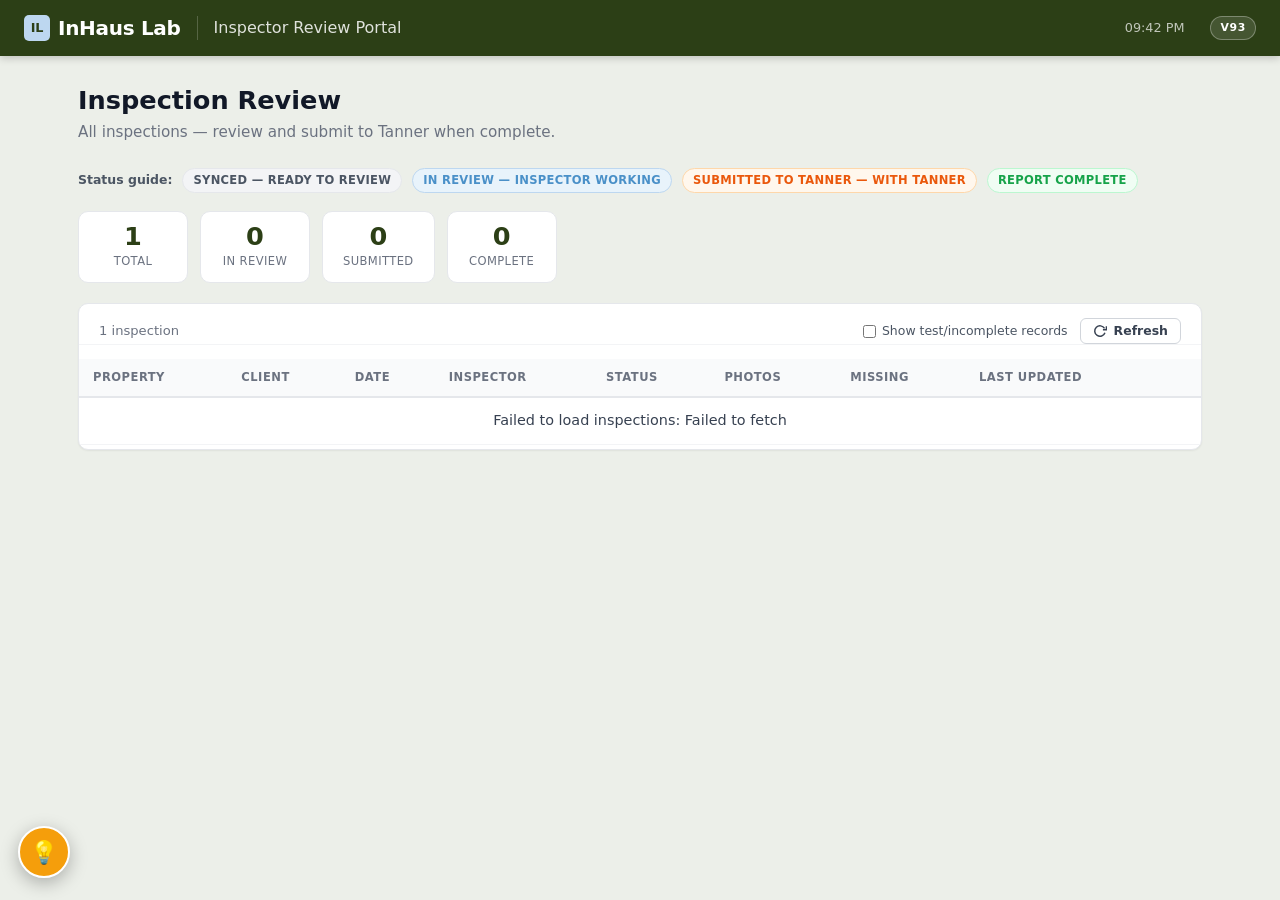
<file: inspector-incentive-summary.html>
<!DOCTYPE html>
<html lang="en">
<head>
  <meta charset="UTF-8">
  <meta name="viewport" content="width=device-width, initial-scale=1.0">
  <title>Archived Prototype</title>
  <meta http-equiv="refresh" content="0; url=index.html">
</head>
<body>
  <p>This prototype was archived. The active review portal uses Finish Review readiness, not inspector scoring.</p>
  <p><a href="index.html">Return to the review portal</a></p>
</body>
</html>
</file>
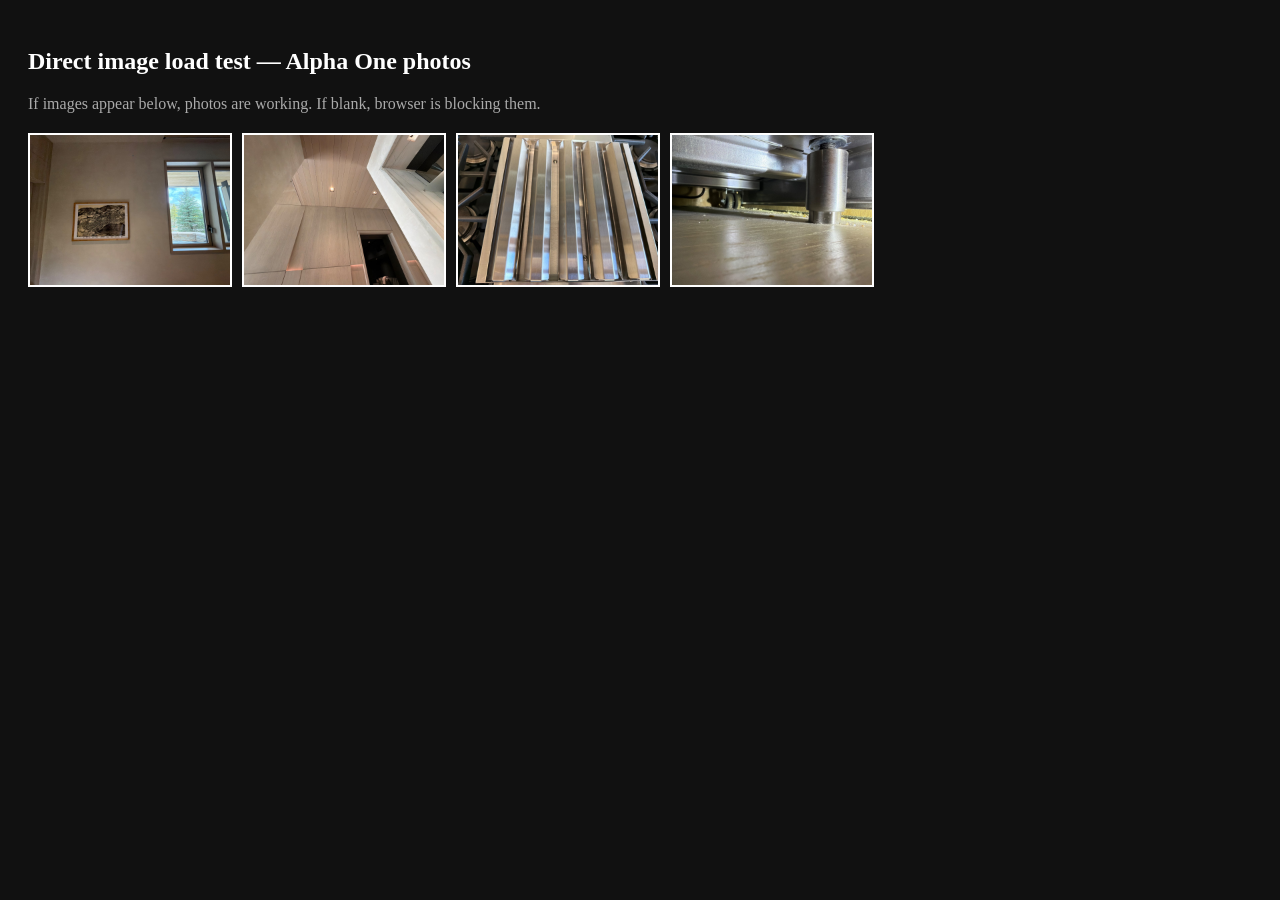
<file: phototest.html>
<!DOCTYPE html>
<html>
<head><title>Photo Test</title></head>
<body style="background:#111;padding:20px">
<h2 style="color:white">Direct image load test — Alpha One photos</h2>
<p style="color:#aaa">If images appear below, photos are working. If blank, browser is blocking them.</p>
<div style="display:flex;flex-wrap:wrap;gap:10px;margin-top:20px">
<img src="https://inhauslab.github.io/inhaus-review/photos/1BRL3RaGsgniQJxlZeKiPptVNNIKDOkXi.jpg" width="200" style="border:2px solid #fff">
<img src="https://inhauslab.github.io/inhaus-review/photos/1L5u5eoEWMSFtMxR2ftIOKJPrtBBtJ_Bd.jpg" width="200" style="border:2px solid #fff">
<img src="https://inhauslab.github.io/inhaus-review/photos/157RYSzfmX7rk-lgKi6S1KVEEojgdxEQF.jpg" width="200" style="border:2px solid #fff">
<img src="https://inhauslab.github.io/inhaus-review/photos/1IgXeT88KK0kf_Yf_KtwU-0B0ePNHM0nC.jpg" width="200" style="border:2px solid #fff">
</div>
</body>
</html>
</file>
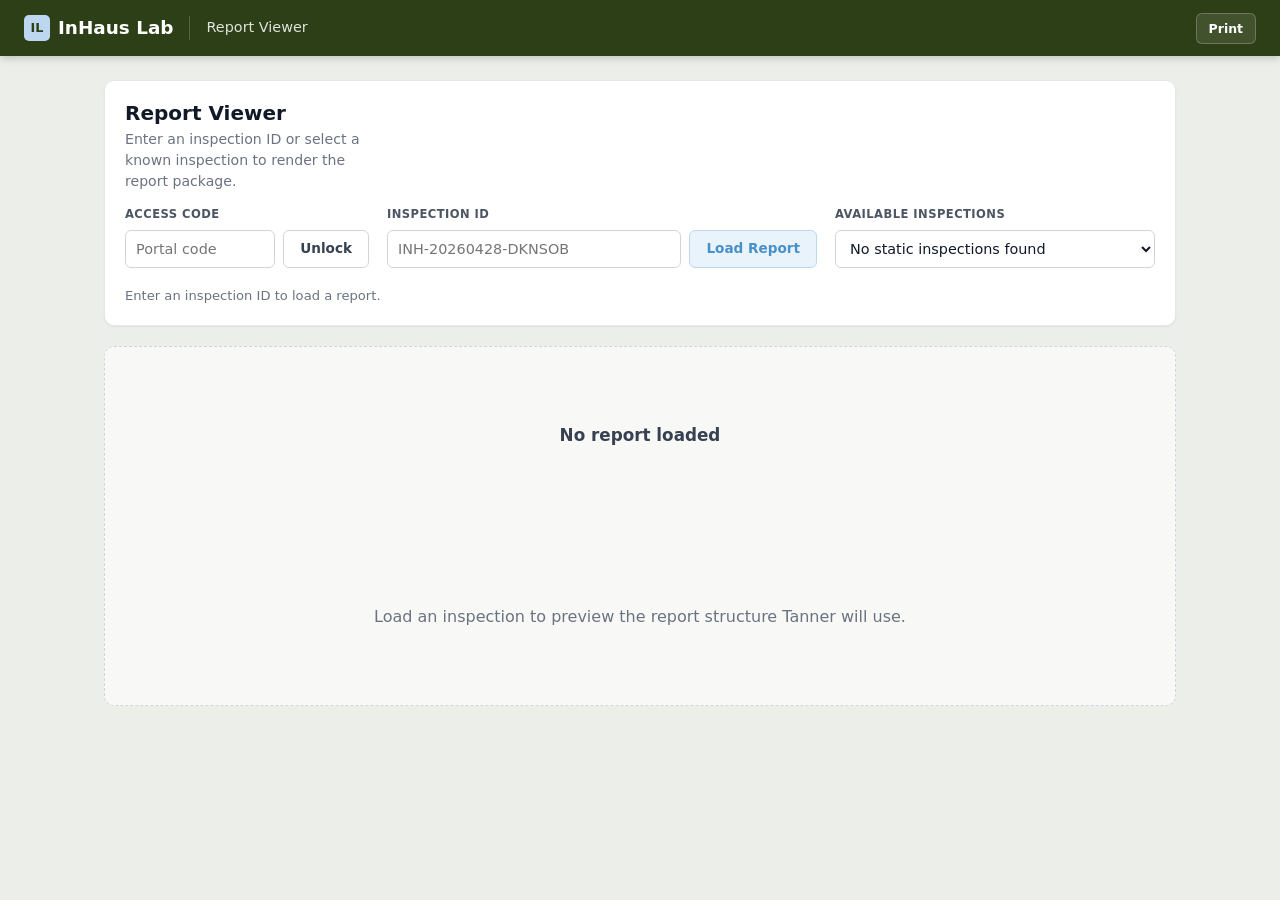
<file: report.html>
<!DOCTYPE html>
<html lang="en">
<head>
  <meta charset="UTF-8">
  <meta name="viewport" content="width=device-width, initial-scale=1.0">
  <title>InHaus Lab - Report Viewer</title>
  <link rel="stylesheet" href="report.css?v=20260831-90-1">
</head>
<body>
  <nav class="nav-bar report-nav">
    <a href="report.html" class="nav-logo">
      <div class="logo-icon">IL</div>
      InHaus Lab
    </a>
    <div class="nav-divider"></div>
    <span class="nav-title">Report Viewer</span>
    <div class="nav-spacer"></div>
    <button id="print-btn" class="report-icon-btn" type="button" title="Print or save PDF" aria-label="Print or save PDF">
      <span aria-hidden="true">Print</span>
    </button>
  </nav>

  <main class="report-shell">
    <section class="report-loader" aria-labelledby="viewer-title">
      <div>
        <h1 id="viewer-title">Report Viewer</h1>
        <p>Enter an inspection ID or select a known inspection to render the report package.</p>
        <form id="access-code-form" class="report-access">
          <label for="access-code-input">Access code</label>
          <div class="report-access-row">
            <input id="access-code-input" type="password" autocomplete="current-password" placeholder="Portal code">
            <button class="btn btn-secondary" type="submit">Unlock</button>
          </div>
        </form>
      </div>
      <form id="report-search-form" class="report-search">
        <label for="inspection-id-input">Inspection ID</label>
        <div class="report-search-row">
          <input id="inspection-id-input" type="text" autocomplete="off" placeholder="INH-20260428-DKNSOB">
          <button class="btn btn-open" type="submit">Load Report</button>
        </div>
      </form>
      <div class="report-picker-wrap">
        <label for="inspection-picker">Available inspections</label>
        <select id="inspection-picker">
          <option value="">Loading inspections...</option>
        </select>
      </div>
      <div id="report-status" class="report-status" role="status"></div>
    </section>

    <section id="report-output" class="report-output" aria-live="polite">
      <div class="empty-report">
        <div class="empty-report-title">No report loaded</div>
        <div class="empty-report-copy">Load an inspection to preview the report structure Tanner will use.</div>
      </div>
    </section>
  </main>

  <script src="report.js?v=20260831-90-1"></script>
</body>
</html>
</file>
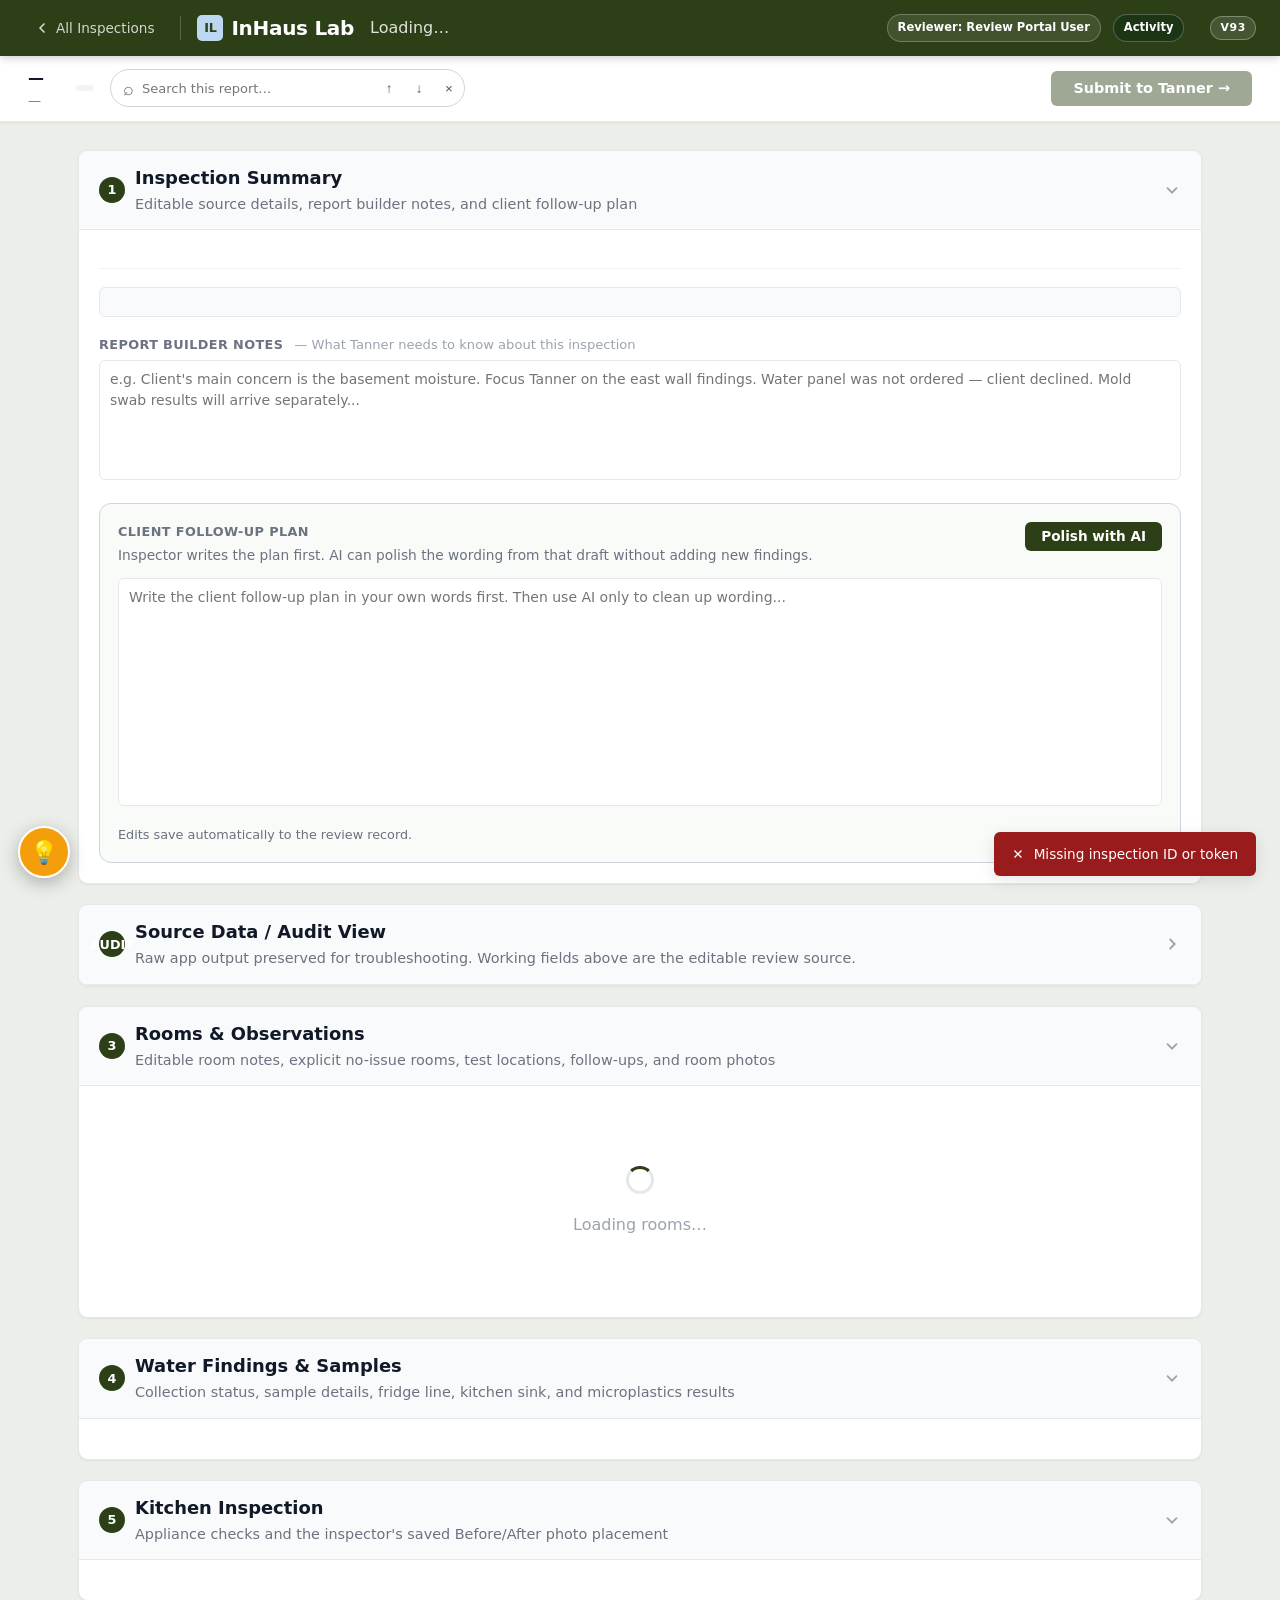
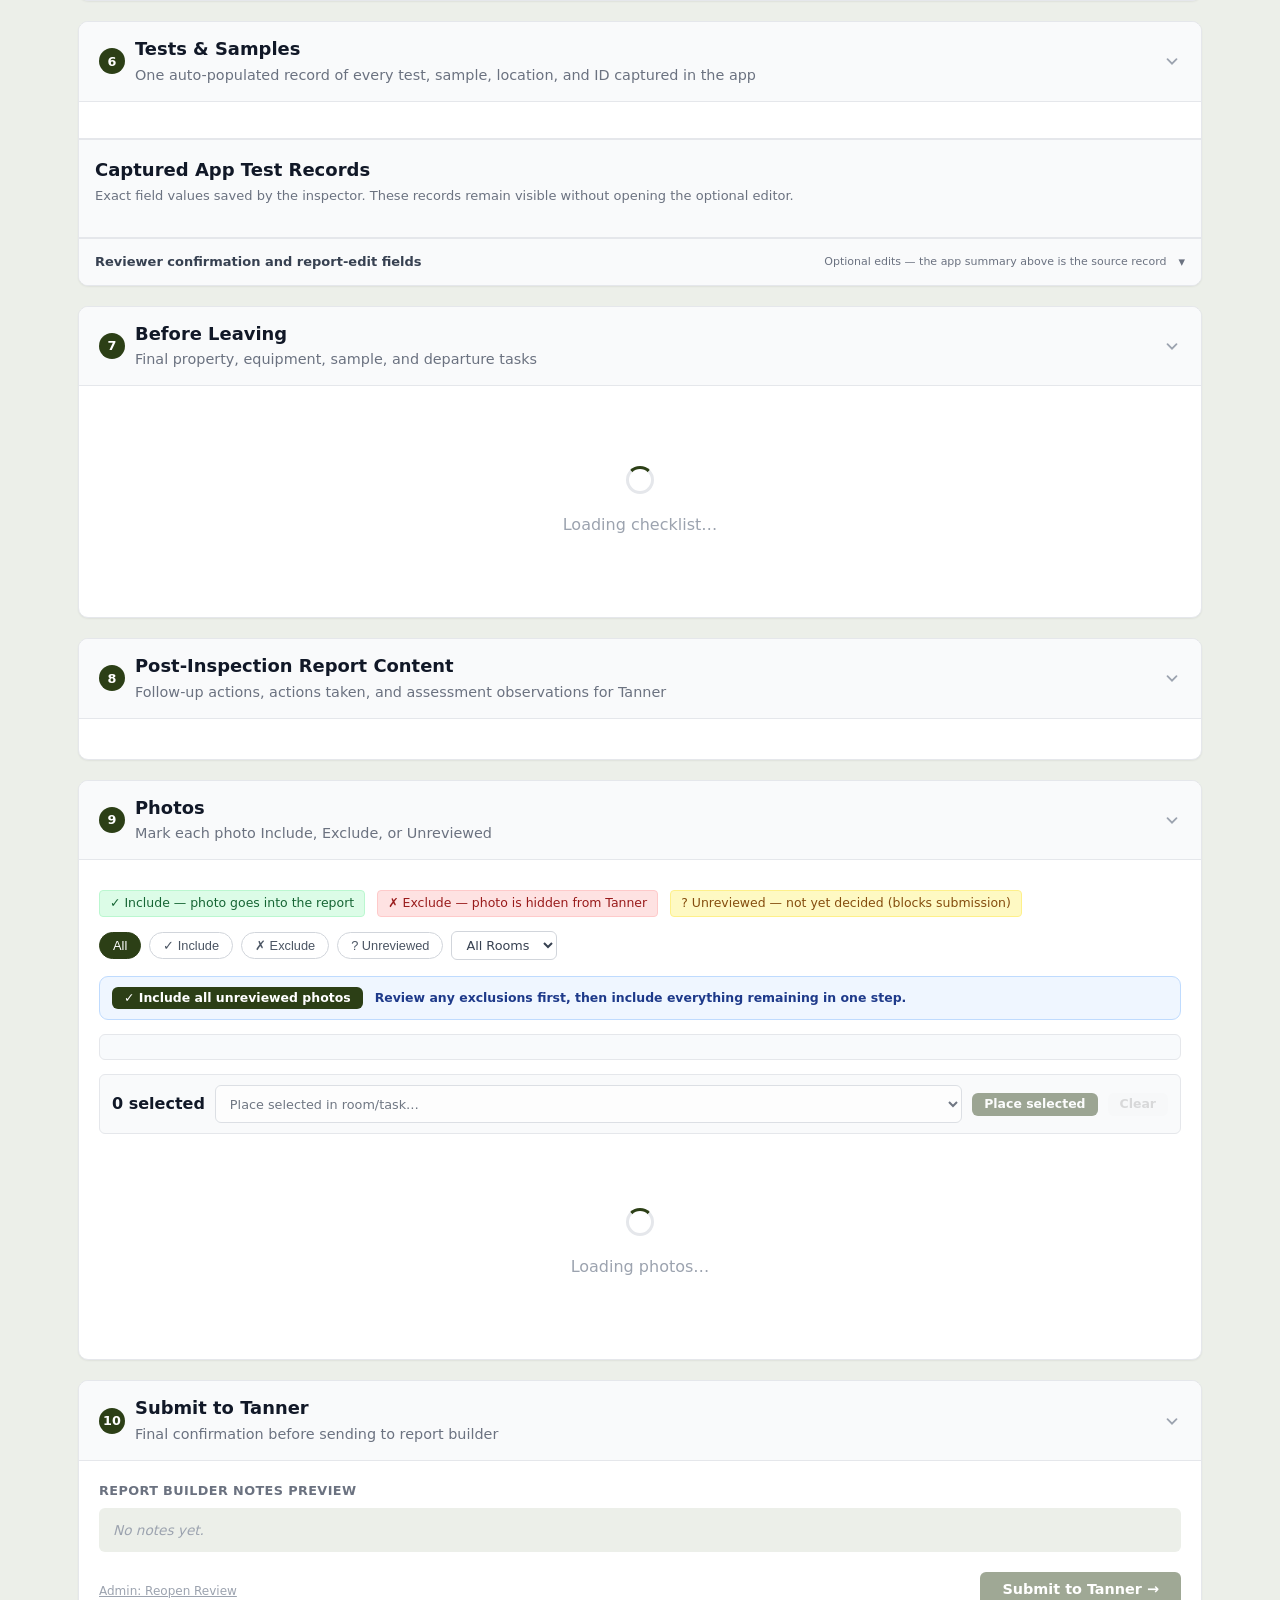
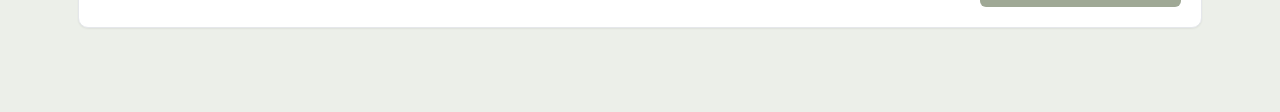
<file: review.html>
<!DOCTYPE html>
<html lang="en">
<head>
  <meta charset="UTF-8">
  <meta name="viewport" content="width=device-width, initial-scale=1.0">
  <title>InHaus Lab — Inspection Review</title>
  <link rel="stylesheet" href="styles.css?v=20260812-88-1">
</head>
<body>

<!-- ==================== NAV BAR ==================== -->
<nav class="nav-bar">
  <a href="index.html" class="nav-back">
    <svg width="16" height="16" viewBox="0 0 24 24" fill="none" stroke="currentColor" stroke-width="2.5" stroke-linecap="round" stroke-linejoin="round"><polyline points="15 18 9 12 15 6"/></svg>
    All Inspections
  </a>
  <div class="nav-divider"></div>
  <a href="index.html" class="nav-logo">
    <div class="logo-icon">IL</div>
    InHaus Lab
  </a>
  <span class="nav-title" id="nav-title">Loading…</span>
  <div class="nav-spacer"></div>
  <div class="nav-meta">
    <span id="save-indicator" class="save-indicator"></span>
  </div>
</nav>

<!-- ==================== STICKY STATUS BAR ==================== -->
<div class="review-sticky-bar">
  <div>
    <div class="address" id="sticky-address">—</div>
    <div class="date" id="sticky-date">—</div>
  </div>
  <div id="sticky-status"></div>
  <span class="owner-tag" id="sticky-owner"></span>
  <div class="report-search" id="report-search">
    <span class="report-search-icon" aria-hidden="true">⌕</span>
    <input id="report-search-input" type="search" autocomplete="off" placeholder="Search this report…" aria-label="Search this inspection report">
    <span id="report-search-count" class="report-search-count" aria-live="polite"></span>
    <button id="report-search-prev" type="button" class="report-search-nav" title="Previous match" aria-label="Previous search match">↑</button>
    <button id="report-search-next" type="button" class="report-search-nav" title="Next match" aria-label="Next search match">↓</button>
    <button id="report-search-clear" type="button" class="report-search-clear" title="Clear search" aria-label="Clear report search">×</button>
  </div>
  <div class="nav-spacer"></div>
  <button id="submit-btn" class="btn btn-submit" onclick="submitToTanner()" disabled>
    Submit to Tanner →
  </button>
</div>

<!-- ==================== MAIN ==================== -->
<main class="page-wrap">

  <!-- Demo mode banner -->
  <div id="demo-bar" class="placeholder-mode-bar hidden">
    Demo mode - showing sample data. Save and submit actions will not persist.
  </div>

  <!-- Submitted banner -->
  <div id="submitted-banner" class="submitted-banner hidden">
    <div class="banner-icon">✅</div>
    <div class="banner-text">
      <h3>Submitted to Tanner</h3>
      <p id="submitted-banner-text">Tanner has been notified. This inspection is locked.</p>
    </div>
  </div>

  <div id="data-health-banner" class="data-health-banner hidden" aria-live="polite"></div>

  <!-- ========== SECTION 1 — INSPECTION SUMMARY ========== -->
  <div class="review-section">
    <div class="card">
      <div class="card-header" data-toggle>
        <div class="card-header-left">
          <span class="section-number">1</span>
          <div>
            <div class="card-title">Inspection Summary</div>
            <div class="card-subtitle">Editable source details, report builder notes, and client follow-up plan</div>
          </div>
        </div>
        <svg class="collapse-icon" viewBox="0 0 20 20" fill="none" stroke="currentColor" stroke-width="2" stroke-linecap="round">
          <polyline points="5 8 10 13 15 8"/>
        </svg>
      </div>
      <div class="card-body">
        <div id="intake-summary-body" class="intake-summary-grid"></div>
        <div id="tanner-package-check" class="tanner-package-check mt-16" aria-live="polite"></div>
        <div class="field-group single mt-16">
          <div>
            <label class="field-label" for="field-report-notes">
              Report Builder Notes
              <span class="text-muted" style="font-weight:400;text-transform:none;letter-spacing:0;margin-left:6px">— What Tanner needs to know about this inspection</span>
            </label>
            <textarea id="field-report-notes" class="field-textarea large" placeholder="e.g. Client's main concern is the basement moisture. Focus Tanner on the east wall findings. Water panel was not ordered — client declined. Mold swab results will arrive separately..."></textarea>
            <div class="field-original"></div>
          </div>
        </div>
        <div class="follow-up-plan-panel mt-16">
          <div class="follow-up-plan-heading">
            <div>
              <div class="field-label">Client Follow-Up Plan</div>
              <div class="follow-up-plan-description">Inspector writes the plan first. AI can polish the wording from that draft without adding new findings.</div>
            </div>
            <button id="follow-up-plan-generate" type="button" class="btn btn-primary">Polish with AI</button>
          </div>
          <textarea id="field-follow-up-plan" class="field-textarea large" rows="10" placeholder="Write the client follow-up plan in your own words first. Then use AI only to clean up wording..."></textarea>
          <div id="follow-up-suggestions" class="follow-up-suggestions"></div>
          <div id="follow-up-plan-status" class="follow-up-plan-status" aria-live="polite">Edits save automatically to the review record.</div>
        </div>
      </div>
    </div>
  </div>

  <!-- ========== SOURCE DATA / AUDIT VIEW ========== -->
  <div class="review-section">
    <div class="card collapsed">
      <div class="card-header" data-toggle>
        <div class="card-header-left">
          <span class="section-number">AUDIT</span>
          <div>
            <div class="card-title">Source Data / Audit View</div>
            <div class="card-subtitle">Raw app output preserved for troubleshooting. Working fields above are the editable review source.</div>
          </div>
        </div>
        <svg class="collapse-icon" viewBox="0 0 20 20" fill="none" stroke="currentColor" stroke-width="2" stroke-linecap="round">
          <polyline points="5 8 10 13 15 8"/>
        </svg>
      </div>
      <div class="card-body" id="complete-inspection-data">
        <div class="loading-state"><div class="loading-spinner"></div><br>Loading complete inspection data…</div>
      </div>
    </div>
  </div>

  <!-- ========== SECTION 3 — ROOMS & OBSERVATIONS ========== -->
  <div class="review-section">
    <div class="card">
      <div class="card-header" data-toggle>
        <div class="card-header-left">
          <span class="section-number">3</span>
          <div>
            <div class="card-title">Rooms &amp; Observations</div>
            <div class="card-subtitle">Editable room notes, explicit no-issue rooms, test locations, follow-ups, and room photos</div>
          </div>
        </div>
        <svg class="collapse-icon" viewBox="0 0 20 20" fill="none" stroke="currentColor" stroke-width="2" stroke-linecap="round">
          <polyline points="5 8 10 13 15 8"/>
        </svg>
      </div>
      <div class="card-body">
        <div id="rooms-container">
          <div class="loading-state">
            <div class="loading-spinner"></div><br>Loading rooms…
          </div>
        </div>
      </div>
    </div>
  </div>

  <!-- ========== SECTION 4 — WATER FINDINGS ========== -->
  <div class="review-section">
    <div class="card">
      <div class="card-header" data-toggle>
        <div class="card-header-left">
          <span class="section-number">4</span>
          <div>
            <div class="card-title">Water Findings &amp; Samples</div>
            <div class="card-subtitle">Collection status, sample details, fridge line, kitchen sink, and microplastics results</div>
          </div>
        </div>
        <svg class="collapse-icon" viewBox="0 0 20 20" fill="none" stroke="currentColor" stroke-width="2" stroke-linecap="round">
          <polyline points="5 8 10 13 15 8"/>
        </svg>
      </div>
      <div class="card-body" id="water-findings-body">
        <!-- Populated by JS -->
      </div>
    </div>
  </div>

  <!-- ========== SECTION 5 — KITCHEN INSPECTION ========== -->
  <div class="review-section">
    <div class="card">
      <div class="card-header" data-toggle>
        <div class="card-header-left">
          <span class="section-number">5</span>
          <div>
            <div class="card-title">Kitchen Inspection</div>
            <div class="card-subtitle">Appliance checks and the inspector's saved Before/After photo placement</div>
          </div>
        </div>
        <svg class="collapse-icon" viewBox="0 0 20 20" fill="none" stroke="currentColor" stroke-width="2" stroke-linecap="round">
          <polyline points="5 8 10 13 15 8"/>
        </svg>
      </div>
      <div class="card-body" id="kitchen-inspection-body">
        <!-- Populated by JS -->
      </div>
    </div>
  </div>

  <!-- ========== SECTION 6 — TESTS & SAMPLES ========== -->
  <div class="review-section">
    <div class="card">
      <div class="card-header" data-toggle>
        <div class="card-header-left">
          <span class="section-number">6</span>
          <div>
            <div class="card-title">Tests &amp; Samples</div>
            <div class="card-subtitle">One auto-populated record of every test, sample, location, and ID captured in the app</div>
          </div>
        </div>
        <svg class="collapse-icon" viewBox="0 0 20 20" fill="none" stroke="currentColor" stroke-width="2" stroke-linecap="round">
          <polyline points="5 8 10 13 15 8"/>
        </svg>
      </div>
      <div class="card-body" style="padding:0">
        <div id="tests-auto-summary" class="tests-auto-summary"></div>
        <div class="captured-test-records">
          <div class="captured-test-records-heading">
            <h3>Captured App Test Records</h3>
            <p>Exact field values saved by the inspector. These records remain visible without opening the optional editor.</p>
          </div>
          <div id="field-test-records" class="field-test-records"></div>
        </div>
        <details class="tests-review-details">
          <summary>
            <span>Reviewer confirmation and report-edit fields</span>
            <small>Optional edits — the app summary above is the source record</small>
          </summary>
          <div style="overflow-x:auto">
            <table class="tests-table">
              <thead>
                <tr>
                  <th style="width:150px">Test</th>
                  <th style="width:180px">Location</th>
                  <th style="width:140px">Sample ID</th>
                  <th style="width:60px;text-align:center">Qty</th>
                  <th style="width:150px">Status</th>
                  <th>Notes</th>
                </tr>
              </thead>
              <tbody id="tests-tbody">
                <!-- Populated by JS -->
              </tbody>
            </table>
          </div>
          <div style="padding:12px 16px;border-top:1px solid var(--gray-100)">
            <label class="field-label">Tests Not Conducted / Client Notes</label>
            <input type="text" id="field-tests-not-conducted" class="field-input"
              placeholder="e.g. PFAS and Water Panel not ordered by client">
          </div>
        </details>
      </div>
    </div>
  </div>

  <!-- ========== SECTION 8 — BEFORE LEAVING ========== -->
  <div class="review-section">
    <div class="card">
      <div class="card-header" data-toggle>
        <div class="card-header-left">
          <span class="section-number">7</span>
          <div>
            <div class="card-title">Before Leaving</div>
            <div class="card-subtitle">Final property, equipment, sample, and departure tasks</div>
          </div>
        </div>
        <svg class="collapse-icon" viewBox="0 0 20 20" fill="none" stroke="currentColor" stroke-width="2" stroke-linecap="round">
          <polyline points="5 8 10 13 15 8"/>
        </svg>
      </div>
      <div class="card-body" id="before-leaving-body">
        <div class="loading-state"><div class="loading-spinner"></div><br>Loading checklist…</div>
      </div>
    </div>
  </div>

  <!-- ========== SECTION 9 — POST-INSPECTION CONTENT ========== -->
  <div class="review-section">
    <div class="card">
      <div class="card-header" data-toggle>
        <div class="card-header-left">
          <span class="section-number">8</span>
          <div>
            <div class="card-title">Post-Inspection Report Content</div>
            <div class="card-subtitle">Follow-up actions, actions taken, and assessment observations for Tanner</div>
          </div>
        </div>
        <svg class="collapse-icon" viewBox="0 0 20 20" fill="none" stroke="currentColor" stroke-width="2" stroke-linecap="round">
          <polyline points="5 8 10 13 15 8"/>
        </svg>
      </div>
      <div class="card-body" id="post-content-body">
        <!-- Populated by JS -->
      </div>
    </div>
  </div>

  <!-- ========== SECTION 10 — PHOTOS ========== -->
  <div class="review-section">
    <div class="card" id="photos-card">
      <div class="card-header" data-toggle>
        <div class="card-header-left">
          <span class="section-number">9</span>
          <div>
            <div class="card-title">Photos</div>
            <div class="card-subtitle">Mark each photo Include, Exclude, or Unreviewed</div>
          </div>
        </div>
        <svg class="collapse-icon" viewBox="0 0 20 20" fill="none" stroke="currentColor" stroke-width="2" stroke-linecap="round">
          <polyline points="5 8 10 13 15 8"/>
        </svg>
      </div>
      <div class="card-body">

        <!-- Photo status legend -->
        <div class="photo-status-legend">
          <span class="legend-item legend-include">✓ Include — photo goes into the report</span>
          <span class="legend-item legend-exclude">✗ Exclude — photo is hidden from Tanner</span>
          <span class="legend-item legend-unreviewed">? Unreviewed — not yet decided (blocks submission)</span>
        </div>
        <!-- Filter bar -->
        <div class="photos-filter-bar">
          <button class="filter-btn active" data-filter="all">All</button>
          <button class="filter-btn" data-filter="include">✓ Include</button>
          <button class="filter-btn" data-filter="exclude">✗ Exclude</button>
          <button class="filter-btn" data-filter="unreviewed">? Unreviewed</button>
          <select id="room-filter" class="filter-select">
            <option value="all">All Rooms</option>
          </select>
          <div class="nav-spacer"></div>
          <span class="text-muted" id="photo-filter-count"></span>
        </div>

        <div class="photo-review-bulk-actions">
          <button id="include-all-unreviewed" class="btn btn-primary btn-sm" type="button">
            ✓ Include all unreviewed photos
          </button>
          <span>Review any exclusions first, then include everything remaining in one step.</span>
        </div>

        <div id="photo-placement-audit" class="photo-placement-audit" aria-live="polite"></div>

        <!-- Bulk room/task placement -->
        <div class="photo-placement-toolbar" id="photo-placement-toolbar">
          <strong id="photo-selection-count">0 selected</strong>
          <select id="bulk-photo-placement" class="filter-select" aria-label="Place selected photos in room or task" disabled>
            <option value="">Place selected in room/task…</option>
          </select>
          <button id="apply-photo-placement" class="btn btn-primary btn-sm" type="button" disabled>Place selected</button>
          <button id="clear-photo-selection" class="btn btn-outline btn-sm" type="button" disabled>Clear</button>
        </div>

        <!-- AI Describe All -->
        <div id="describe-all-wrap" style="margin-bottom:14px;display:none;">
          <button id="describe-all-btn" type="button" style="padding:10px 20px;font-size:0.9rem;font-weight:700;background:#1e40af;color:#fff;border:none;border-radius:9px;cursor:pointer;">&#10024; AI Describe All Photos</button>
        </div>

        <!-- Photo grid -->
        <div class="photo-grid" id="photo-grid">
          <div class="loading-state" style="grid-column:1/-1">
            <div class="loading-spinner"></div><br>Loading photos…
          </div>
        </div>

      </div>
    </div>
  </div>

  <!-- ========== SECTION 11 — SUBMIT TO TANNER ========== -->
  <div class="review-section" id="submit-section-wrap">
    <div class="card" id="submit-section">
      <div class="card-header" data-toggle>
        <div class="card-header-left">
          <span class="section-number">10</span>
          <div>
            <div class="card-title">Submit to Tanner</div>
            <div class="card-subtitle">Final confirmation before sending to report builder</div>
          </div>
        </div>
        <svg class="collapse-icon" viewBox="0 0 20 20" fill="none" stroke="currentColor" stroke-width="2" stroke-linecap="round">
          <polyline points="5 8 10 13 15 8"/>
        </svg>
      </div>
      <div class="card-body">
        <div id="submit-guidance-wrap"></div>

        <div style="margin-bottom:8px">
          <label class="field-label">Report Builder Notes Preview</label>
        </div>
        <div class="notes-preview empty" id="notes-preview">No notes yet.</div>

        <div class="submit-actions">
          <div>
            <button class="admin-unlock" type="button" onclick="adminUnlock()">
              Admin: Reopen Review
            </button>
          </div>
          <button id="submit-btn-bottom" class="btn btn-submit" onclick="submitToTanner()" disabled>
            Submit to Tanner →
          </button>
        </div>
      </div>
    </div>
  </div>

</main>

<!-- Photo modal (populated by JS) -->
<div id="photo-modal" class="photo-modal hidden"></div>
<div class="toast-container" id="toast-container"></div>

  <script src="portal.js?v=20260901-93-1"></script>
<script>
  document.addEventListener('DOMContentLoaded', () => {
    portalInit('review');

    // Keep both submit buttons in sync
    const topBtn    = document.getElementById('submit-btn');
    const bottomBtn = document.getElementById('submit-btn-bottom');

    if (topBtn && bottomBtn) {
      const syncButtons = () => {
        bottomBtn.disabled = topBtn.disabled;
        bottomBtn.textContent = topBtn.textContent;
      };
      const observer = new MutationObserver(syncButtons);
      observer.observe(topBtn, { attributes: true, childList: true, characterData: true });
      syncButtons();
    }

    // Sync notes preview with field
    const notesField = document.getElementById('field-report-notes');
    const notesPreview = document.getElementById('notes-preview');
    if (notesField && notesPreview) {
      notesField.addEventListener('input', () => {
        const val = notesField.value.trim();
        notesPreview.textContent = val || 'No notes yet.';
        notesPreview.className = `notes-preview ${val ? '' : 'empty'}`;
      });
    }

    // Tests not conducted field
    const tncField = document.getElementById('field-tests-not-conducted');
    if (tncField) {
      tncField.addEventListener('blur', () => {
        if (typeof saveField === 'function') {
          saveField('summary', 'testsNotConducted', tncField.value);
        }
      });
    }
  });
</script>
</body>
</html>
</file>
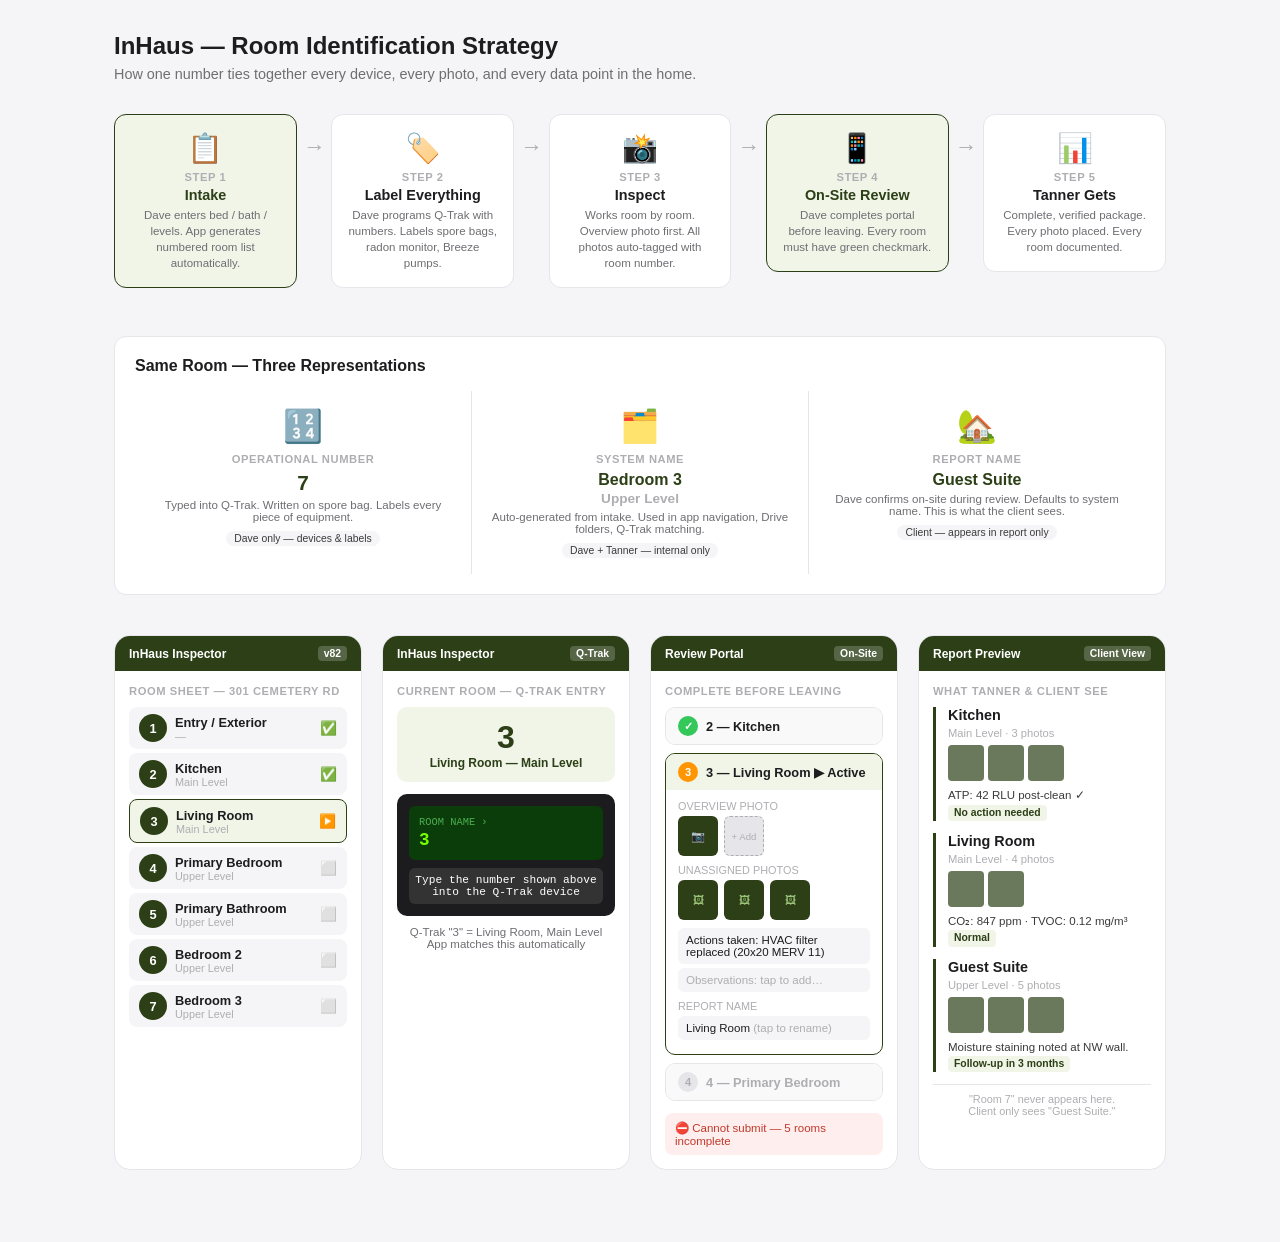
<file: room-mockup.html>
<!DOCTYPE html>
<html lang="en">
<head>
<meta charset="UTF-8">
<meta name="viewport" content="width=device-width, initial-scale=1.0">
<title>InHaus Room Strategy — Visual Mockup</title>
<style>
* { box-sizing: border-box; margin: 0; padding: 0; }
body { font-family: -apple-system, BlinkMacSystemFont, 'Segoe UI', sans-serif; background: #f5f5f7; color: #1d1d1f; }

.page { max-width: 1100px; margin: 0 auto; padding: 32px 24px; }
h1 { font-size: 1.5rem; font-weight: 700; color: #1d1d1f; margin-bottom: 6px; }
.tagline { font-size: 0.9rem; color: #6e6e73; margin-bottom: 32px; }

/* FLOW ROW */
.flow { display: flex; align-items: flex-start; gap: 0; margin-bottom: 40px; overflow-x: auto; padding-bottom: 8px; }
.flow-step { flex: 1; min-width: 160px; }
.flow-arrow { display: flex; align-items: center; padding-top: 20px; color: #aeaeb2; font-size: 1.4rem; padding-left: 6px; padding-right: 6px; flex-shrink: 0; }
.step-box { background: white; border-radius: 12px; padding: 16px; border: 1.5px solid #e5e5ea; text-align: center; }
.step-box .icon { font-size: 1.8rem; margin-bottom: 6px; }
.step-box .step-num { font-size: 0.7rem; font-weight: 700; color: #aeaeb2; text-transform: uppercase; letter-spacing: 0.05em; margin-bottom: 4px; }
.step-box .step-title { font-size: 0.9rem; font-weight: 700; color: #1d1d1f; margin-bottom: 4px; }
.step-box .step-desc { font-size: 0.72rem; color: #6e6e73; line-height: 1.4; }
.step-box.highlight { border-color: #2c3f16; background: #f0f5e8; }
.step-box.highlight .step-title { color: #2c3f16; }

/* PHONE MOCKUPS ROW */
.mockups { display: grid; grid-template-columns: repeat(4, 1fr); gap: 20px; margin-bottom: 40px; }
.phone { background: white; border-radius: 16px; border: 1.5px solid #e5e5ea; overflow: hidden; }
.phone-header { background: #2c3f16; color: white; padding: 10px 14px; font-size: 0.75rem; font-weight: 700; display: flex; justify-content: space-between; align-items: center; }
.phone-header .version { background: rgba(255,255,255,0.2); border-radius: 4px; padding: 2px 6px; font-size: 0.65rem; }
.phone-body { padding: 14px; }
.phone-label { font-size: 0.7rem; font-weight: 700; color: #aeaeb2; text-transform: uppercase; letter-spacing: 0.05em; margin-bottom: 10px; }

/* Room list */
.room-row { display: flex; align-items: center; gap: 8px; padding: 7px 10px; border-radius: 8px; margin-bottom: 4px; background: #f5f5f7; }
.room-num { width: 28px; height: 28px; border-radius: 50%; background: #2c3f16; color: white; font-size: 0.8rem; font-weight: 700; display: flex; align-items: center; justify-content: center; flex-shrink: 0; }
.room-info { flex: 1; }
.room-name { font-size: 0.8rem; font-weight: 600; color: #1d1d1f; }
.room-level { font-size: 0.68rem; color: #aeaeb2; }
.room-status { font-size: 0.85rem; }

/* Q-Trak */
.qtrak-box { background: #1c1c1e; border-radius: 10px; padding: 12px; margin-bottom: 10px; color: white; font-family: monospace; }
.qtrak-screen { background: #0a3d0a; border-radius: 6px; padding: 10px; margin-bottom: 8px; }
.qtrak-label { font-size: 0.65rem; color: #4CAF50; margin-bottom: 2px; }
.qtrak-value { font-size: 1.1rem; color: #76ff03; font-weight: 700; }
.qtrak-hint { font-size: 0.7rem; color: white; text-align: center; padding: 6px; background: #333; border-radius: 6px; }

/* Review portal */
.review-room { border: 1.5px solid #e5e5ea; border-radius: 10px; margin-bottom: 8px; overflow: hidden; }
.review-room-header { padding: 8px 12px; display: flex; align-items: center; gap: 8px; background: #f9f9f9; }
.review-check { width: 20px; height: 20px; border-radius: 50%; display: flex; align-items: center; justify-content: center; font-size: 0.7rem; font-weight: 700; flex-shrink: 0; }
.check-done { background: #34c759; color: white; }
.check-todo { background: #e5e5ea; color: #aeaeb2; }
.review-room-name { font-size: 0.8rem; font-weight: 600; }
.review-room-body { padding: 10px 12px; }
.photo-row { display: flex; gap: 6px; margin-bottom: 8px; }
.photo-thumb { width: 40px; height: 40px; border-radius: 6px; background: #e5e5ea; display: flex; align-items: center; justify-content: center; font-size: 0.7rem; color: #aeaeb2; }
.photo-thumb.filled { background: #2c3f16; color: #9cc47a; }
.field-mini { background: #f5f5f7; border-radius: 6px; padding: 6px 8px; font-size: 0.72rem; color: #1d1d1f; margin-bottom: 4px; }
.field-mini.empty { color: #aeaeb2; }

/* Report preview */
.report-section { border-left: 3px solid #2c3f16; padding-left: 12px; margin-bottom: 12px; }
.report-room-title { font-size: 0.9rem; font-weight: 700; color: #1d1d1f; margin-bottom: 4px; }
.report-room-sub { font-size: 0.7rem; color: #aeaeb2; margin-bottom: 6px; }
.report-photos { display: flex; gap: 4px; margin-bottom: 6px; }
.report-photo { width: 36px; height: 36px; border-radius: 4px; background: #2c3f16; opacity: 0.7; }
.report-finding { font-size: 0.72rem; color: #3a3a3c; line-height: 1.4; }
.badge-small { display: inline-block; background: #f0f5e8; color: #2c3f16; border-radius: 4px; padding: 1px 6px; font-size: 0.65rem; font-weight: 600; margin-right: 4px; }

/* THREE NAMES */
.three-names { background: white; border-radius: 12px; border: 1.5px solid #e5e5ea; padding: 20px; margin-bottom: 40px; }
.three-names h2 { font-size: 1rem; font-weight: 700; margin-bottom: 16px; }
.names-row { display: flex; gap: 0; }
.name-col { flex: 1; text-align: center; padding: 16px; }
.name-col:not(:last-child) { border-right: 1px solid #e5e5ea; }
.name-icon { font-size: 2rem; margin-bottom: 8px; }
.name-type { font-size: 0.7rem; font-weight: 700; text-transform: uppercase; letter-spacing: 0.05em; color: #aeaeb2; margin-bottom: 6px; }
.name-value { font-size: 1.3rem; font-weight: 800; color: #2c3f16; margin-bottom: 4px; }
.name-desc { font-size: 0.72rem; color: #6e6e73; }
.name-audience { display: inline-block; background: #f5f5f7; border-radius: 10px; padding: 2px 8px; font-size: 0.65rem; color: #3a3a3c; margin-top: 8px; }
</style>
</head>
<body>
<div class="page">

  <h1>InHaus — Room Identification Strategy</h1>
  <p class="tagline">How one number ties together every device, every photo, and every data point in the home.</p>

  <!-- FLOW -->
  <div class="flow">
    <div class="flow-step">
      <div class="step-box highlight">
        <div class="icon">📋</div>
        <div class="step-num">Step 1</div>
        <div class="step-title">Intake</div>
        <div class="step-desc">Dave enters bed / bath / levels. App generates numbered room list automatically.</div>
      </div>
    </div>
    <div class="flow-arrow">→</div>
    <div class="flow-step">
      <div class="step-box">
        <div class="icon">🏷️</div>
        <div class="step-num">Step 2</div>
        <div class="step-title">Label Everything</div>
        <div class="step-desc">Dave programs Q-Trak with numbers. Labels spore bags, radon monitor, Breeze pumps.</div>
      </div>
    </div>
    <div class="flow-arrow">→</div>
    <div class="flow-step">
      <div class="step-box">
        <div class="icon">📸</div>
        <div class="step-num">Step 3</div>
        <div class="step-title">Inspect</div>
        <div class="step-desc">Works room by room. Overview photo first. All photos auto-tagged with room number.</div>
      </div>
    </div>
    <div class="flow-arrow">→</div>
    <div class="flow-step">
      <div class="step-box highlight">
        <div class="icon">📱</div>
        <div class="step-num">Step 4</div>
        <div class="step-title">On-Site Review</div>
        <div class="step-desc">Dave completes portal before leaving. Every room must have green checkmark.</div>
      </div>
    </div>
    <div class="flow-arrow">→</div>
    <div class="flow-step">
      <div class="step-box">
        <div class="icon">📊</div>
        <div class="step-num">Step 5</div>
        <div class="step-title">Tanner Gets</div>
        <div class="step-desc">Complete, verified package. Every photo placed. Every room documented.</div>
      </div>
    </div>
  </div>

  <!-- THREE NAMES -->
  <div class="three-names">
    <h2>Same Room — Three Representations</h2>
    <div class="names-row">
      <div class="name-col">
        <div class="name-icon">🔢</div>
        <div class="name-type">Operational Number</div>
        <div class="name-value">7</div>
        <div class="name-desc">Typed into Q-Trak. Written on spore bag. Labels every piece of equipment.</div>
        <div class="name-audience">Dave only — devices & labels</div>
      </div>
      <div class="name-col">
        <div class="name-icon">🗂️</div>
        <div class="name-type">System Name</div>
        <div class="name-value" style="font-size:1rem">Bedroom 3<br><span style="color:#aeaeb2;font-size:0.85rem">Upper Level</span></div>
        <div class="name-desc">Auto-generated from intake. Used in app navigation, Drive folders, Q-Trak matching.</div>
        <div class="name-audience">Dave + Tanner — internal only</div>
      </div>
      <div class="name-col">
        <div class="name-icon">🏡</div>
        <div class="name-type">Report Name</div>
        <div class="name-value" style="font-size:1rem">Guest Suite</div>
        <div class="name-desc">Dave confirms on-site during review. Defaults to system name. This is what the client sees.</div>
        <div class="name-audience">Client — appears in report only</div>
      </div>
    </div>
  </div>

  <!-- 4 MOCKUP SCREENS -->
  <div class="mockups">

    <!-- SCREEN 1: App Room Sheet -->
    <div class="phone">
      <div class="phone-header">
        InHaus Inspector <span class="version">v82</span>
      </div>
      <div class="phone-body">
        <div class="phone-label">Room Sheet — 301 Cemetery Rd</div>
        <div class="room-row">
          <div class="room-num">1</div>
          <div class="room-info"><div class="room-name">Entry / Exterior</div><div class="room-level">—</div></div>
          <div class="room-status">✅</div>
        </div>
        <div class="room-row">
          <div class="room-num">2</div>
          <div class="room-info"><div class="room-name">Kitchen</div><div class="room-level">Main Level</div></div>
          <div class="room-status">✅</div>
        </div>
        <div class="room-row" style="background:#f0f5e8;border:1px solid #2c3f16">
          <div class="room-num">3</div>
          <div class="room-info"><div class="room-name">Living Room</div><div class="room-level">Main Level</div></div>
          <div class="room-status">▶️</div>
        </div>
        <div class="room-row">
          <div class="room-num">4</div>
          <div class="room-info"><div class="room-name">Primary Bedroom</div><div class="room-level">Upper Level</div></div>
          <div class="room-status">⬜</div>
        </div>
        <div class="room-row">
          <div class="room-num">5</div>
          <div class="room-info"><div class="room-name">Primary Bathroom</div><div class="room-level">Upper Level</div></div>
          <div class="room-status">⬜</div>
        </div>
        <div class="room-row">
          <div class="room-num">6</div>
          <div class="room-info"><div class="room-name">Bedroom 2</div><div class="room-level">Upper Level</div></div>
          <div class="room-status">⬜</div>
        </div>
        <div class="room-row">
          <div class="room-num">7</div>
          <div class="room-info"><div class="room-name">Bedroom 3</div><div class="room-level">Upper Level</div></div>
          <div class="room-status">⬜</div>
        </div>
      </div>
    </div>

    <!-- SCREEN 2: Q-Trak Setup -->
    <div class="phone">
      <div class="phone-header">
        InHaus Inspector <span class="version">Q-Trak</span>
      </div>
      <div class="phone-body">
        <div class="phone-label">Current Room — Q-Trak Entry</div>
        <div style="background:#f0f5e8;border-radius:10px;padding:12px;margin-bottom:12px;text-align:center;">
          <div style="font-size:2rem;font-weight:800;color:#2c3f16">3</div>
          <div style="font-size:0.75rem;color:#2c3f16;font-weight:600">Living Room — Main Level</div>
        </div>
        <div class="qtrak-box">
          <div class="qtrak-screen">
            <div class="qtrak-label">ROOM NAME ›</div>
            <div class="qtrak-value">3</div>
          </div>
          <div class="qtrak-hint">Type the number shown above into the Q-Trak device</div>
        </div>
        <div style="font-size:0.72rem;color:#6e6e73;text-align:center;margin-top:8px">
          Q-Trak "3" = Living Room, Main Level<br>App matches this automatically
        </div>
      </div>
    </div>

    <!-- SCREEN 3: On-Site Review Portal -->
    <div class="phone">
      <div class="phone-header">
        Review Portal <span class="version">On-Site</span>
      </div>
      <div class="phone-body">
        <div class="phone-label">Complete Before Leaving</div>
        <div class="review-room">
          <div class="review-room-header">
            <div class="review-check check-done">✓</div>
            <div><div class="review-room-name">2 — Kitchen</div></div>
          </div>
        </div>
        <div class="review-room" style="border-color:#2c3f16">
          <div class="review-room-header" style="background:#f0f5e8">
            <div class="review-check" style="background:#ff9500;color:white">3</div>
            <div><div class="review-room-name">3 — Living Room ▶ Active</div></div>
          </div>
          <div class="review-room-body">
            <div style="font-size:0.68rem;color:#aeaeb2;margin-bottom:4px">OVERVIEW PHOTO</div>
            <div class="photo-row">
              <div class="photo-thumb filled">📷</div>
              <div class="photo-thumb" style="border:1.5px dashed #aeaeb2;font-size:0.6rem">+ Add</div>
            </div>
            <div style="font-size:0.68rem;color:#aeaeb2;margin-bottom:4px">UNASSIGNED PHOTOS</div>
            <div class="photo-row">
              <div class="photo-thumb filled">🖼</div>
              <div class="photo-thumb filled">🖼</div>
              <div class="photo-thumb filled">🖼</div>
            </div>
            <div class="field-mini">Actions taken: HVAC filter replaced (20x20 MERV 11)</div>
            <div class="field-mini empty">Observations: tap to add…</div>
            <div style="font-size:0.68rem;color:#aeaeb2;margin-bottom:4px;margin-top:8px">REPORT NAME</div>
            <div class="field-mini">Living Room <span style="color:#aeaeb2">(tap to rename)</span></div>
          </div>
        </div>
        <div class="review-room">
          <div class="review-room-header">
            <div class="review-check check-todo">4</div>
            <div><div class="review-room-name" style="color:#aeaeb2">4 — Primary Bedroom</div></div>
          </div>
        </div>
        <div style="margin-top:12px;background:#fee;border-radius:8px;padding:8px 10px;font-size:0.72rem;color:#c0392b">
          ⛔ Cannot submit — 5 rooms incomplete
        </div>
      </div>
    </div>

    <!-- SCREEN 4: Report Preview -->
    <div class="phone">
      <div class="phone-header">
        Report Preview <span class="version">Client View</span>
      </div>
      <div class="phone-body">
        <div class="phone-label">What Tanner & Client See</div>
        <div class="report-section">
          <div class="report-room-title">Kitchen</div>
          <div class="report-room-sub">Main Level · 3 photos</div>
          <div class="report-photos">
            <div class="report-photo"></div>
            <div class="report-photo"></div>
            <div class="report-photo"></div>
          </div>
          <div class="report-finding">ATP: 42 RLU post-clean ✓ &nbsp;<span class="badge-small">No action needed</span></div>
        </div>
        <div class="report-section">
          <div class="report-room-title">Living Room</div>
          <div class="report-room-sub">Main Level · 4 photos</div>
          <div class="report-photos">
            <div class="report-photo"></div>
            <div class="report-photo"></div>
          </div>
          <div class="report-finding">CO₂: 847 ppm · TVOC: 0.12 mg/m³ &nbsp;<span class="badge-small">Normal</span></div>
        </div>
        <div class="report-section">
          <div class="report-room-title">Guest Suite</div>
          <div class="report-room-sub">Upper Level · 5 photos</div>
          <div class="report-photos">
            <div class="report-photo"></div>
            <div class="report-photo"></div>
            <div class="report-photo"></div>
          </div>
          <div class="report-finding">Moisture staining noted at NW wall. <span class="badge-small">Follow-up in 3 months</span></div>
        </div>
        <div style="font-size:0.68rem;color:#aeaeb2;text-align:center;margin-top:12px;border-top:1px solid #e5e5ea;padding-top:8px">
          "Room 7" never appears here.<br>Client only sees "Guest Suite."
        </div>
      </div>
    </div>

  </div>

</div>
</body>
</html>
</file>
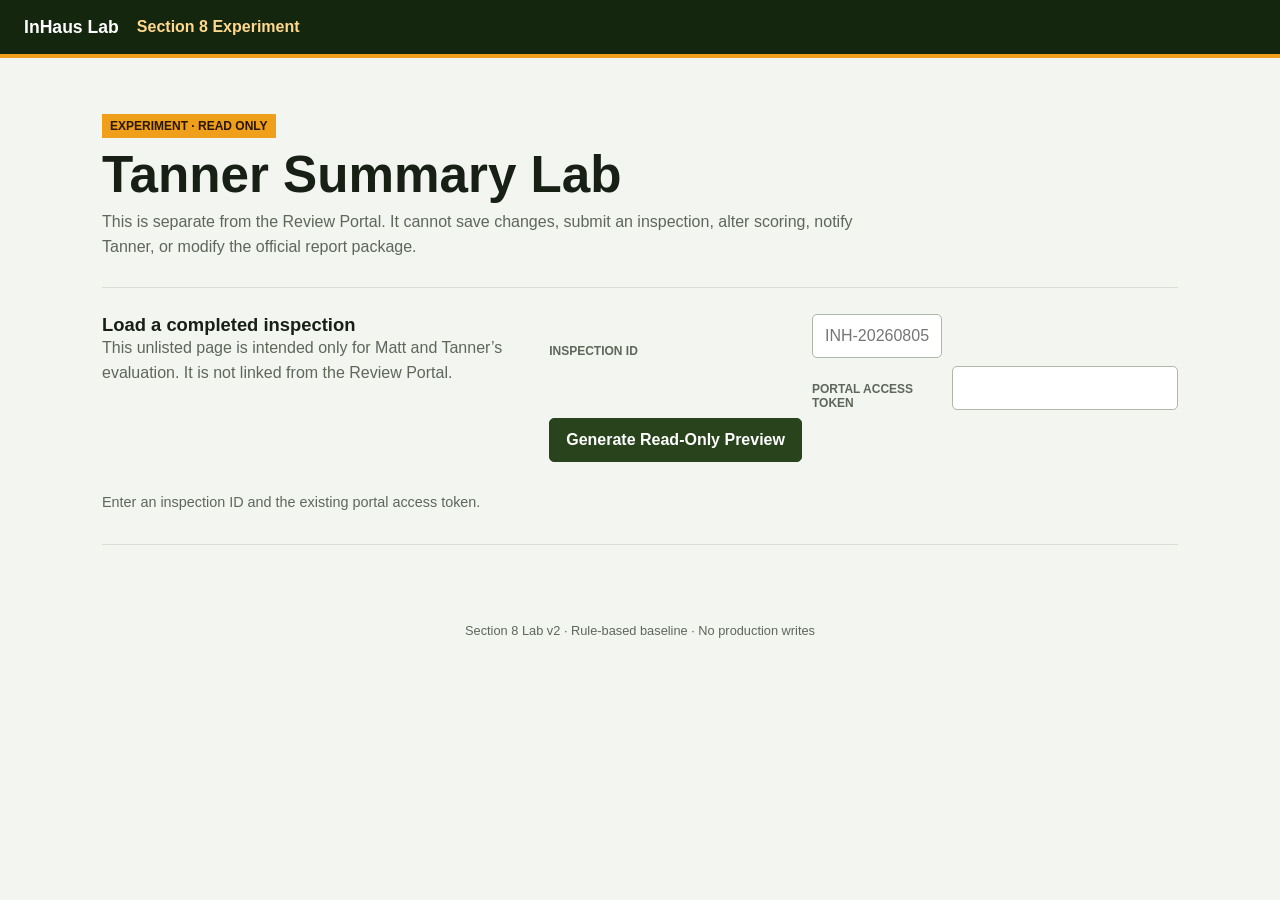
<file: section8-lab.html>
<!doctype html>
<html lang="en">
<head>
  <meta charset="utf-8">
  <meta name="viewport" content="width=device-width, initial-scale=1">
  <meta name="robots" content="noindex,nofollow,noarchive">
  <title>Section 8 Lab — InHaus</title>
  <link rel="stylesheet" href="section8-lab.css?v=20260805-1">
</head>
<body>
  <header class="lab-header">
    <div class="lab-brand">InHaus Lab</div>
    <span>Section 8 Experiment</span>
  </header>

  <main>
    <section class="lab-warning" aria-label="Experiment warning">
      <div class="lab-warning-label">EXPERIMENT · READ ONLY</div>
      <h1>Tanner Summary Lab</h1>
      <p>This is separate from the Review Portal. It cannot save changes, submit an inspection, alter scoring, notify Tanner, or modify the official report package.</p>
    </section>

    <section class="lab-loader">
      <div>
        <h2>Load a completed inspection</h2>
        <p>This unlisted page is intended only for Matt and Tanner’s evaluation. It is not linked from the Review Portal.</p>
      </div>
      <form id="lab-load-form">
        <label for="inspection-id">Inspection ID</label>
        <input id="inspection-id" name="id" autocomplete="off" placeholder="INH-20260805-…" required>
        <label for="portal-token">Portal access token</label>
        <input id="portal-token" name="token" type="password" autocomplete="off" required>
        <button type="submit">Generate Read-Only Preview</button>
      </form>
      <div id="lab-status" class="lab-status" aria-live="polite">Enter an inspection ID and the existing portal access token.</div>
    </section>

    <div id="lab-results" hidden></div>
  </main>

  <footer>
    Section 8 Lab v2 · Rule-based baseline · No production writes
  </footer>
  <script type="module" src="section8-lab.js?v=20260902-1"></script>
</body>
</html>
</file>
<file: styles.css>
/* ===================================================
   InHaus Lab — Inspector Review Portal
   styles.css — Desktop-optimized
   Brand: Forest Green #2C3F16 | Sky Blue #BDD7F0 | Fog #ECEFE9
   =================================================== */

*, *::before, *::after {
  box-sizing: border-box;
  margin: 0;
  padding: 0;
}

:root {
  --green:       #2C3F16;
  --green-light: #3d5620;
  --green-pale:  #e8edd8;
  --blue:        #BDD7F0;
  --blue-dark:   #4a90c8;
  --blue-pale:   #e8f3fb;
  --fog:         #ECEFE9;
  --white:       #ffffff;
  --gray-50:     #f9fafb;
  --gray-100:    #f3f4f6;
  --gray-200:    #e5e7eb;
  --gray-300:    #d1d5db;
  --gray-400:    #9ca3af;
  --gray-500:    #6b7280;
  --gray-600:    #4b5563;
  --gray-700:    #374151;
  --gray-900:    #111827;
  --red:         #dc2626;
  --red-pale:    #fef2f2;
  --orange:      #ea580c;
  --orange-pale: #fff7ed;
  --amber:       #d97706;
  --amber-pale:  #fffbeb;
  --success:     #16a34a;
  --success-pale:#f0fdf4;
  --radius:      6px;
  --radius-lg:   10px;
  --shadow-sm:   0 1px 2px rgba(0,0,0,.06);
  --shadow:      0 2px 6px rgba(0,0,0,.08);
  --shadow-md:   0 4px 16px rgba(0,0,0,.10);
  --transition:  .15s ease;
  --font: system-ui, -apple-system, BlinkMacSystemFont, 'Segoe UI', sans-serif;
}

html { font-size: 16px; }

body {
  font-family: var(--font);
  background: var(--fog);
  color: var(--gray-900);
  line-height: 1.5;
  min-height: 100vh;
}

/* ---- Scrollbar ---- */
::-webkit-scrollbar { width: 7px; height: 7px; }
::-webkit-scrollbar-track { background: transparent; }
::-webkit-scrollbar-thumb { background: var(--gray-300); border-radius: 4px; }
::-webkit-scrollbar-thumb:hover { background: var(--gray-400); }

/* ================================================
   TOP NAV BAR
   ================================================ */
.nav-bar {
  position: sticky;
  top: 0;
  z-index: 200;
  background: var(--green);
  color: var(--white);
  display: flex;
  align-items: center;
  gap: 16px;
  padding: 0 24px;
  height: 56px;
  box-shadow: 0 2px 8px rgba(0,0,0,.2);
}

.nav-logo {
  font-size: 1.25rem;
  font-weight: 700;
  letter-spacing: -.3px;
  color: var(--white);
  text-decoration: none;
  display: flex;
  align-items: center;
  gap: 8px;
  flex-shrink: 0;
}

.nav-logo .logo-icon {
  width: 26px;
  height: 26px;
  background: var(--blue);
  border-radius: 5px;
  display: flex;
  align-items: center;
  justify-content: center;
  font-size: .8rem;
  font-weight: 800;
  color: var(--green);
}

.nav-divider {
  width: 1px;
  height: 24px;
  background: rgba(255,255,255,.2);
  flex-shrink: 0;
}

.nav-title {
  font-size: 1rem;
  color: rgba(255,255,255,.85);
  font-weight: 400;
  overflow: hidden;
  text-overflow: ellipsis;
  white-space: nowrap;
}

.nav-spacer { flex: 1; }

.nav-meta {
  display: flex;
  align-items: center;
  gap: 12px;
  font-size: .8rem;
  color: rgba(255,255,255,.7);
}

.nav-back {
  display: flex;
  align-items: center;
  gap: 6px;
  color: rgba(255,255,255,.8);
  text-decoration: none;
  font-size: .85rem;
  padding: 5px 10px;
  border-radius: var(--radius);
  transition: background var(--transition);
}
.nav-back:hover { background: rgba(255,255,255,.12); color: var(--white); }
.nav-back svg { flex-shrink: 0; }

/* ================================================
   STATUS BADGES
   ================================================ */
.badge {
  display: inline-flex;
  align-items: center;
  gap: 5px;
  padding: 3px 10px;
  border-radius: 99px;
  font-size: .72rem;
  font-weight: 600;
  letter-spacing: .3px;
  text-transform: uppercase;
  white-space: nowrap;
}

.badge-synced {
  background: var(--gray-100);
  color: var(--gray-600);
  border: 1px solid var(--gray-200);
}

.badge-in-review {
  background: var(--blue-pale);
  color: var(--blue-dark);
  border: 1px solid var(--blue);
}

.badge-submitted {
  background: var(--orange-pale);
  color: var(--orange);
  border: 1px solid #fed7aa;
}

.badge-complete {
  background: var(--success-pale);
  color: var(--success);
  border: 1px solid #bbf7d0;
}

/* ================================================
   MAIN LAYOUT
   ================================================ */
.page-wrap {
  max-width: 1180px;
  margin: 0 auto;
  padding: 28px 28px 64px;
}

.page-header {
  margin-bottom: 24px;
}

.page-header h1 {
  font-size: clamp(1.55rem, 2vw, 1.8rem);
  font-weight: 700;
  color: var(--gray-900);
  line-height: 1.3;
}

.page-header p {
  margin-top: 4px;
  color: var(--gray-500);
  font-size: .95rem;
}

/* ================================================
   CARD / PANEL
   ================================================ */
.card {
  background: var(--white);
  border: 1px solid var(--gray-200);
  border-radius: var(--radius-lg);
  box-shadow: var(--shadow-sm);
  overflow: hidden;
}

.card + .card { margin-top: 16px; }

.card-header {
  display: flex;
  align-items: center;
  justify-content: space-between;
  padding: 14px 20px;
  background: var(--gray-50);
  border-bottom: 1px solid var(--gray-200);
  cursor: pointer;
  user-select: none;
  gap: 12px;
}

.card-header:hover { background: var(--gray-100); }

.card-header-left {
  display: flex;
  align-items: center;
  gap: 10px;
  min-width: 0;
}

.card-title {
  font-size: clamp(1.08rem, 1.4vw, 1.18rem);
  font-weight: 700;
  color: var(--gray-900);
}

.card-subtitle {
  font-size: .9rem;
  color: var(--gray-500);
  margin-top: 2px;
}

.collapse-icon {
  width: 18px;
  height: 18px;
  color: var(--gray-400);
  flex-shrink: 0;
  transition: transform .2s ease;
}

.card.collapsed .collapse-icon { transform: rotate(-90deg); }
.card.collapsed .card-body { display: none; }

.card-body {
  padding: 20px;
}

/* ================================================
   INSPECTION LIST TABLE
   ================================================ */
.inspection-table-wrap {
  overflow-x: auto;
}

.inspection-table {
  width: 100%;
  border-collapse: collapse;
  font-size: .875rem;
}

.inspection-table thead th {
  padding: 10px 14px;
  text-align: left;
  font-size: .72rem;
  font-weight: 600;
  letter-spacing: .5px;
  text-transform: uppercase;
  color: var(--gray-500);
  background: var(--gray-50);
  border-bottom: 2px solid var(--gray-200);
  white-space: nowrap;
}

.inspection-table tbody tr {
  border-bottom: 1px solid var(--gray-100);
  transition: background var(--transition);
}

.inspection-table tbody tr:hover {
  background: var(--fog);
}

.inspection-table tbody tr.list-row-photo-recovered {
  background: #f0fdf4;
}

.inspection-table tbody tr.list-row-photo-warning {
  background: #fff7ed;
}

.inspection-table tbody td {
  padding: 12px 14px;
  color: var(--gray-700);
  vertical-align: middle;
}

.inspection-table .td-address {
  font-weight: 600;
  color: var(--gray-900);
  white-space: nowrap;
}

.inspection-table .td-id {
  font-family: monospace;
  font-size: .78rem;
  color: var(--gray-400);
  margin-top: 2px;
}

.list-photo-count {
  display: inline-flex;
  flex-direction: column;
  gap: 2px;
  min-width: 92px;
  line-height: 1.15;
}

.list-photo-count strong {
  color: var(--gray-900);
  font-size: .98rem;
  font-weight: 800;
}

.list-photo-count span {
  color: var(--gray-500);
  font-size: .66rem;
  font-weight: 700;
  text-transform: uppercase;
}

.list-photo-count.checking span {
  color: var(--gray-400);
}

.list-photo-count.recovered strong,
.list-photo-count.recovered span,
.list-photo-count.matched strong {
  color: #166534;
}

.list-photo-count.warn strong,
.list-photo-count.warn span {
  color: #9a3412;
}

.missing-badge {
  display: inline-flex;
  align-items: center;
  justify-content: center;
  min-width: 22px;
  height: 22px;
  padding: 0 6px;
  border-radius: 99px;
  font-size: .72rem;
  font-weight: 700;
}

.missing-badge.has-missing {
  background: var(--red-pale);
  color: var(--red);
  border: 1px solid #fecaca;
}

.missing-badge.no-missing {
  background: var(--success-pale);
  color: var(--success);
  border: 1px solid #bbf7d0;
  font-size: .9rem;
}

/* ================================================
   BUTTONS
   ================================================ */
.btn {
  display: inline-flex;
  align-items: center;
  gap: 7px;
  padding: 8px 16px;
  border: none;
  border-radius: var(--radius);
  font-family: var(--font);
  font-size: .85rem;
  font-weight: 600;
  cursor: pointer;
  text-decoration: none;
  transition: all var(--transition);
  white-space: nowrap;
  line-height: 1;
}

.btn-primary {
  background: var(--green);
  color: var(--white);
}
.btn-primary:hover:not(:disabled) { background: var(--green-light); }

.btn-secondary {
  background: var(--white);
  color: var(--gray-700);
  border: 1px solid var(--gray-300);
}
.btn-secondary:hover:not(:disabled) { background: var(--gray-50); border-color: var(--gray-400); }

.btn-danger {
  background: var(--red);
  color: var(--white);
}
.btn-danger:hover:not(:disabled) { background: #b91c1c; }

.btn-submit {
  background: var(--green);
  color: var(--white);
  padding: 10px 22px;
  font-size: .9rem;
}
.btn-submit:hover:not(:disabled) { background: var(--green-light); }

.btn-submit:disabled,
.btn:disabled {
  opacity: .45;
  cursor: not-allowed;
}

.btn-sm {
  padding: 5px 12px;
  font-size: .78rem;
}

.btn-open {
  background: var(--blue-pale);
  color: var(--blue-dark);
  border: 1px solid var(--blue);
}
.btn-open:hover { background: var(--blue); color: var(--green); }

/* ================================================
   STICKY REVIEW HEADER
   ================================================ */
.review-sticky-bar {
  position: sticky;
  top: 56px;
  z-index: 100;
  background: var(--white);
  border-bottom: 1px solid var(--gray-200);
  box-shadow: var(--shadow-sm);
  padding: 10px 28px;
  display: flex;
  align-items: center;
  gap: 16px;
}

.review-sticky-bar .address {
  font-weight: 700;
  font-size: 1rem;
  color: var(--gray-900);
}

.review-sticky-bar .date {
  font-size: .82rem;
  color: var(--gray-500);
  margin-top: 1px;
}

.review-sticky-bar .owner-tag {
  font-size: .8rem;
  color: var(--gray-500);
  background: var(--gray-100);
  padding: 3px 9px;
  border-radius: 99px;
  white-space: nowrap;
}

.report-search {
  display: flex;
  align-items: center;
  min-width: 300px;
  max-width: 460px;
  height: 38px;
  overflow: hidden;
  border: 1px solid var(--gray-300);
  border-radius: 999px;
  background: #fff;
  transition: border-color var(--transition), box-shadow var(--transition);
}

.report-search:focus-within {
  border-color: var(--blue-dark);
  box-shadow: 0 0 0 3px rgba(74, 144, 200, .16);
}

.report-search-icon {
  padding-left: 12px;
  color: var(--gray-500);
  font-size: 18px;
}

.report-search input {
  min-width: 120px;
  flex: 1;
  height: 100%;
  padding: 0 8px;
  border: 0;
  outline: 0;
  background: transparent;
  color: var(--gray-900);
  font: inherit;
  font-size: 13px;
}

.report-search-count {
  min-width: 54px;
  color: var(--gray-500);
  font-size: 11px;
  text-align: right;
  white-space: nowrap;
}

.report-search-nav,
.report-search-clear {
  width: 30px;
  height: 100%;
  border: 0;
  background: transparent;
  color: var(--gray-600);
  cursor: pointer;
}

.report-search-nav:hover,
.report-search-clear:hover { background: var(--gray-100); color: var(--gray-900); }

mark.report-search-match {
  padding: 1px 2px;
  border-radius: 2px;
  background: #fde68a;
  color: inherit;
}

mark.report-search-match.active {
  background: #f97316;
  color: #fff;
  box-shadow: 0 0 0 2px rgba(249, 115, 22, .22);
}

.report-search-field-match {
  border-color: #f59e0b !important;
  background: #fffbeb !important;
}

.report-search-field-match.active {
  box-shadow: 0 0 0 3px rgba(249, 115, 22, .28) !important;
}

.save-indicator {
  font-size: .78rem;
  color: var(--gray-400);
  display: flex;
  align-items: center;
  gap: 5px;
  white-space: nowrap;
}

.save-indicator.saving { color: var(--amber); }
.save-indicator.saved  { color: var(--success); }
.save-indicator.error  { color: var(--red); }

/* ================================================
   FORM / INLINE EDITING
   ================================================ */
.field-group {
  display: grid;
  grid-template-columns: repeat(auto-fit, minmax(220px, 1fr));
  gap: 16px;
  margin-bottom: 4px;
}

.field-group.single { grid-template-columns: 1fr; }
.field-group.two-col { grid-template-columns: 1fr 1fr; }

.field-label {
  display: block;
  font-size: .8rem;
  font-weight: 600;
  letter-spacing: .4px;
  text-transform: uppercase;
  color: var(--gray-500);
  margin-bottom: 5px;
}

.field-input,
.field-textarea {
  width: 100%;
  font-family: var(--font);
  font-size: .875rem;
  color: var(--gray-900);
  background: var(--white);
  border: 1px solid var(--gray-200);
  border-radius: var(--radius);
  padding: 8px 10px;
  transition: border-color var(--transition), box-shadow var(--transition);
  resize: none;
  line-height: 1.5;
}

.field-input:focus,
.field-textarea:focus {
  outline: none;
  border-color: var(--blue-dark);
  box-shadow: 0 0 0 3px rgba(74,144,200,.15);
}

.field-input:read-only,
.field-textarea:read-only {
  background: var(--gray-50);
  color: var(--gray-500);
  cursor: default;
}

.field-textarea { min-height: 80px; }
.field-textarea.large { min-height: 120px; }

.follow-up-plan-panel {
  padding: 18px;
  border: 1px solid var(--gray-300);
  border-radius: 12px;
  background: #f8fbf7;
}

.follow-up-plan-heading {
  display: flex;
  align-items: flex-start;
  justify-content: space-between;
  gap: 16px;
  margin-bottom: 12px;
}

.follow-up-plan-description {
  margin-top: 4px;
  color: var(--gray-500);
  font-size: 0.86rem;
  line-height: 1.45;
}

.follow-up-plan-heading .btn {
  flex: 0 0 auto;
}

.follow-up-plan-status {
  min-height: 18px;
  margin-top: 8px;
  color: var(--gray-500);
  font-size: 0.8rem;
}

.follow-up-plan-status.is-saving {
  color: #92400e;
}

.follow-up-plan-status.is-saved {
  color: var(--green);
}

.follow-up-plan-status.is-error {
  color: var(--red);
}

.follow-up-suggestions {
  margin-top: 12px;
}

.follow-up-suggestions-title {
  margin-bottom: 7px;
  color: var(--gray-600);
  font-size: .74rem;
  font-weight: 800;
  letter-spacing: .04em;
  text-transform: uppercase;
}

.follow-up-suggestion-list {
  display: grid;
  gap: 7px;
}

.follow-up-suggestion-item {
  display: grid;
  grid-template-columns: minmax(90px, .28fr) minmax(0, 1fr);
  gap: 6px 10px;
  width: 100%;
  padding: 9px 10px;
  border: 1px solid #d8e2d3;
  border-radius: 8px;
  background: #fff;
  color: var(--gray-800);
  font: inherit;
  text-align: left;
  cursor: pointer;
}

.follow-up-suggestion-item:hover:not(:disabled),
.follow-up-suggestion-item:focus-visible {
  border-color: var(--green);
  background: #f4f8ef;
  outline: none;
}

.follow-up-suggestion-item:disabled {
  cursor: default;
  opacity: .7;
}

.follow-up-suggestion-room {
  color: var(--green);
  font-size: .78rem;
  font-weight: 800;
}

.follow-up-suggestion-text {
  min-width: 0;
  font-size: .82rem;
  line-height: 1.35;
}

.follow-up-suggestion-detail {
  grid-column: 2;
  color: var(--gray-400);
  font-size: .7rem;
  font-weight: 650;
}

.follow-up-suggestions-empty {
  padding: 9px 10px;
  border: 1px dashed var(--gray-200);
  border-radius: 8px;
  background: #fff;
  color: var(--gray-500);
  font-size: .78rem;
}

@media (max-width: 720px) {
  .follow-up-plan-heading {
    flex-direction: column;
  }

  .follow-up-plan-heading .btn {
    width: 100%;
  }

  .follow-up-suggestion-item {
    grid-template-columns: 1fr;
  }

  .follow-up-suggestion-detail {
    grid-column: 1;
  }
}

.intake-summary-grid {
  display: grid;
  grid-template-columns: repeat(3, minmax(0, 1fr));
  gap: 10px;
  margin-bottom: 18px;
  padding-bottom: 18px;
  border-bottom: 1px solid var(--gray-100);
}

.intake-summary-item {
  background: var(--gray-50);
  border: 1px solid var(--gray-100);
  border-radius: var(--radius);
  padding: 9px 11px;
  min-width: 0;
}

.intake-summary-item.editable {
  padding: 8px 10px 10px;
}

.intake-summary-item.wide {
  grid-column: 1 / -1;
}

.intake-summary-label {
  font-size: .68rem;
  font-weight: 700;
  letter-spacing: .35px;
  text-transform: uppercase;
  color: var(--gray-400);
  margin-bottom: 3px;
}

.intake-summary-value {
  font-size: .84rem;
  color: var(--gray-700);
  line-height: 1.35;
  overflow-wrap: anywhere;
}

.intake-summary-input {
  width: 100%;
  border: 1px solid transparent;
  border-radius: 7px;
  background: transparent;
  color: var(--gray-800);
  font: inherit;
  font-size: .84rem;
  line-height: 1.35;
  padding: 4px 5px;
  resize: vertical;
}

.intake-summary-input:hover:not(:read-only),
.intake-summary-input:focus:not(:read-only) {
  background: #fff;
  border-color: var(--blue-dark);
  box-shadow: 0 0 0 3px rgba(74,144,200,.12);
  outline: none;
}

.intake-summary-input:read-only {
  color: var(--gray-500);
  cursor: default;
}

.tanner-package-check {
  margin-bottom: 18px;
  padding: 14px;
  border: 1px solid var(--gray-200);
  border-radius: var(--radius);
  background: #f8fafc;
}

.tanner-package-check.ready {
  border-color: #bbf7d0;
  background: #f0fdf4;
}

.tanner-package-check.needs-work {
  border-color: #fed7aa;
  background: #fff7ed;
}

.tanner-package-header {
  display: flex;
  align-items: flex-start;
  justify-content: space-between;
  gap: 12px;
  margin-bottom: 12px;
}

.tanner-package-title {
  color: var(--gray-900);
  font-size: .92rem;
  font-weight: 850;
}

.tanner-package-subtitle {
  margin-top: 2px;
  color: var(--gray-500);
  font-size: .78rem;
  line-height: 1.4;
}

.tanner-package-count {
  flex: 0 0 auto;
  padding: 5px 9px;
  border: 1px solid rgba(0,0,0,.08);
  border-radius: 999px;
  background: #fff;
  color: var(--gray-800);
  font-size: .78rem;
  font-weight: 850;
}

.tanner-package-actions {
  display: flex;
  align-items: center;
  gap: 10px;
  margin: -2px 0 12px;
  padding: 8px 10px;
  border: 1px solid rgba(0,0,0,.06);
  border-radius: var(--radius);
  background: rgba(255,255,255,.72);
}

.tanner-package-actions span {
  color: var(--gray-600);
  font-size: .75rem;
  line-height: 1.35;
}

.tanner-package-repair-btn {
  flex: 0 0 auto;
  border: 1px solid var(--gray-300);
  border-radius: var(--radius);
  background: var(--white);
  color: var(--gray-800);
  padding: 7px 10px;
  font-family: var(--font);
  font-size: .75rem;
  font-weight: 800;
  cursor: pointer;
  transition: background var(--transition), border-color var(--transition), color var(--transition);
}

.tanner-package-repair-btn:hover:not(:disabled) {
  border-color: var(--green);
  background: var(--green-pale);
  color: var(--green-dark);
}

.tanner-package-repair-btn:disabled {
  cursor: not-allowed;
  opacity: .58;
}

.tanner-package-grid {
  display: grid;
  grid-template-columns: repeat(4, minmax(0, 1fr));
  gap: 8px;
}

.tanner-package-item {
  min-width: 0;
  display: flex;
  flex-direction: column;
  gap: 4px;
  padding: 10px;
  border: 1px solid var(--gray-200);
  border-radius: var(--radius);
  background: #fff;
  color: inherit;
  text-decoration: none;
}

.tanner-package-item.ok { border-color: #bbf7d0; }
.tanner-package-item.missing { border-color: #fed7aa; }

.tanner-package-item strong {
  color: var(--gray-900);
  font-size: .78rem;
  line-height: 1.25;
}

.tanner-package-item small {
  color: var(--gray-500);
  font-size: .7rem;
  line-height: 1.35;
  overflow-wrap: anywhere;
}

.tanner-package-dot {
  width: fit-content;
  padding: 2px 6px;
  border-radius: 999px;
  background: var(--gray-100);
  color: var(--gray-600);
  font-size: .62rem;
  font-weight: 850;
  text-transform: uppercase;
  letter-spacing: .04em;
}

.tanner-package-item.ok .tanner-package-dot {
  background: #dcfce7;
  color: #166534;
}

.tanner-package-item.missing .tanner-package-dot {
  background: #ffedd5;
  color: #9a3412;
}

.complete-data-group {
  border: 1px solid var(--gray-200);
  border-radius: 10px;
  margin-bottom: 12px;
  overflow: hidden;
  background: #fff;
}

.complete-data-group summary {
  cursor: pointer;
  display: flex;
  align-items: center;
  justify-content: space-between;
  gap: 12px;
  padding: 14px 16px;
  background: var(--gray-50);
  color: var(--gray-900);
  font-weight: 750;
}

.complete-data-count {
  color: var(--gray-500);
  font-size: 12px;
  font-weight: 650;
  white-space: nowrap;
}

.complete-data-note {
  padding: 10px 16px;
  border-top: 1px solid var(--gray-200);
  border-bottom: 1px solid var(--gray-200);
  background: #fffbeb;
  color: #78350f;
  font-size: 12px;
  line-height: 1.45;
}

.complete-data-coverage {
  display: flex;
  align-items: center;
  justify-content: space-between;
  gap: 12px;
  margin-bottom: 14px;
  padding: 12px 14px;
  border: 1px solid #bbf7d0;
  border-radius: var(--radius);
  background: #f0fdf4;
  color: #166534;
  font-size: 13px;
}

.complete-data-coverage span {
  color: #3f6212;
  text-align: right;
}

.complete-data-grid {
  display: grid;
  grid-template-columns: repeat(2, minmax(0, 1fr));
  gap: 1px;
  background: var(--gray-200);
}

.complete-data-row {
  min-width: 0;
  padding: 12px 14px;
  background: #fff;
}

.complete-data-label {
  margin-bottom: 4px;
  color: var(--gray-500);
  font-size: 11px;
  font-weight: 750;
  letter-spacing: .03em;
  text-transform: uppercase;
}

.complete-data-value {
  color: var(--gray-900);
  font-size: 14px;
  line-height: 1.45;
  overflow-wrap: anywhere;
  white-space: pre-wrap;
}

.field-test-records {
  display: grid;
  grid-template-columns: repeat(2, minmax(0, 1fr));
  gap: 14px;
  padding: 16px;
  background: var(--gray-50);
}

.captured-test-records {
  border-top: 1px solid var(--gray-200);
  border-bottom: 1px solid var(--gray-200);
  background: var(--gray-50);
}

.captured-test-records-heading {
  padding: 16px 16px 0;
}

.captured-test-records-heading h3 {
  color: var(--gray-900);
  font-size: 18px;
}

.captured-test-records-heading p {
  margin-top: 3px;
  color: var(--gray-500);
  font-size: 13px;
}

.tests-auto-summary {
  padding: 18px 16px;
  border-bottom: 1px solid var(--gray-200);
  background: #fff;
}

.tests-summary-heading {
  display: flex;
  align-items: center;
  justify-content: space-between;
  gap: 16px;
  margin-bottom: 14px;
}

.tests-summary-heading h3 {
  color: var(--gray-900);
  font-size: 18px;
}

.tests-summary-heading p {
  margin-top: 3px;
  color: var(--gray-500);
  font-size: 13px;
}

.tests-summary-counts {
  display: flex;
  align-items: baseline;
  gap: 7px;
  padding: 7px 10px;
  border-radius: 999px;
  background: var(--green-pale);
  color: var(--green);
  white-space: nowrap;
}

.tests-summary-counts strong { font-size: 18px; }
.tests-summary-counts span { font-size: 11px; font-weight: 750; }

.tests-summary-table-wrap {
  overflow-x: auto;
  border: 1px solid var(--gray-200);
  border-radius: var(--radius);
}

.tests-summary-table {
  width: 100%;
  min-width: 940px;
  border-collapse: collapse;
  font-size: 13px;
}

.tests-summary-table th {
  padding: 9px 10px;
  border-bottom: 1px solid var(--gray-200);
  background: var(--gray-50);
  color: var(--gray-500);
  font-size: 10px;
  letter-spacing: .04em;
  text-align: left;
  text-transform: uppercase;
}

.tests-summary-table td {
  padding: 10px;
  border-bottom: 1px solid var(--gray-100);
  color: var(--gray-700);
  vertical-align: top;
}

.tests-summary-table tr:last-child td { border-bottom: 0; }
.tests-summary-type { color: var(--gray-900) !important; font-weight: 800; }
.tests-summary-id { font-family: ui-monospace, SFMono-Regular, Menlo, monospace; }
.tests-summary-source { color: var(--gray-500) !important; font-size: 12px; }

.tests-summary-status {
  display: inline-block;
  padding: 4px 7px;
  border-radius: 999px;
  font-size: 10px;
  font-weight: 800;
  white-space: nowrap;
}

.tests-summary-status.done { background: #dcfce7; color: #166534; }
.tests-summary-status.in-progress { background: #fef3c7; color: #92400e; }
.tests-summary-status.not-done { background: var(--gray-100); color: var(--gray-600); }

.before-leaving-summary {
  display: flex;
  align-items: center;
  justify-content: space-between;
  gap: 16px;
  margin-bottom: 16px;
  padding: 14px 16px;
  border: 1px solid #bbf7d0;
  border-radius: var(--radius);
  background: #f0fdf4;
}

.before-leaving-summary h3 {
  color: var(--gray-900);
  font-size: 18px;
}

.before-leaving-summary p {
  margin-top: 3px;
  color: var(--gray-600);
  font-size: 13px;
}

.before-leaving-summary > strong {
  flex: 0 0 auto;
  color: #166534;
  font-size: 13px;
}

.before-leaving-list {
  overflow: hidden;
  border: 1px solid var(--gray-200);
  border-radius: var(--radius);
}

.before-leaving-group {
  padding: 9px 14px;
  border-bottom: 1px solid var(--gray-200);
  background: var(--gray-50);
  color: var(--gray-600);
  font-size: 11px;
  font-weight: 800;
  letter-spacing: .05em;
  text-transform: uppercase;
}

.before-leaving-item {
  display: grid;
  grid-template-columns: auto minmax(0, 1fr) auto;
  align-items: center;
  gap: 11px;
  min-height: 48px;
  padding: 10px 14px;
  border-bottom: 1px solid var(--gray-100);
  background: #fff;
  cursor: pointer;
}

.before-leaving-item:last-child { border-bottom: 0; }
.before-leaving-item input { width: 18px; height: 18px; accent-color: var(--green); }
.before-leaving-label { color: var(--gray-900); font-size: 14px; font-weight: 650; }

.before-leaving-status {
  padding: 4px 7px;
  border-radius: 999px;
  font-size: 10px;
  font-weight: 800;
  white-space: nowrap;
}

.before-leaving-status.source { background: #dcfce7; color: #166534; }
.before-leaving-status.reviewed { background: #dbeafe; color: #1d4ed8; }
.before-leaving-status.missing { background: #fef3c7; color: #92400e; }

.tests-review-details {
  border-top: 1px solid var(--gray-200);
  background: var(--gray-50);
}

.tests-review-details > summary {
  display: flex;
  align-items: center;
  justify-content: space-between;
  gap: 12px;
  padding: 13px 16px;
  color: var(--gray-700);
  cursor: pointer;
  font-size: 13px;
  font-weight: 800;
  list-style: none;
}

.tests-review-details > summary::-webkit-details-marker { display: none; }
.tests-review-details > summary::after { content: '▾'; color: var(--gray-500); }
.tests-review-details[open] > summary::after { content: '▴'; }
.tests-review-details > summary small { margin-left: auto; color: var(--gray-500); font-size: 11px; font-weight: 500; }

.field-test-record {
  overflow: hidden;
  border: 1px solid var(--gray-200);
  border-radius: var(--radius);
  background: #fff;
}

.field-test-record-header {
  display: flex;
  align-items: center;
  justify-content: space-between;
  gap: 10px;
  padding: 12px 14px;
  border-bottom: 1px solid var(--gray-100);
  color: var(--gray-900);
}

.field-test-record-status {
  padding: 4px 8px;
  border-radius: 999px;
  background: #dcfce7;
  color: #166534;
  font-size: 11px;
  font-weight: 750;
}

.field-test-record-grid,
.kitchen-data-grid {
  display: grid;
  grid-template-columns: repeat(2, minmax(0, 1fr));
  gap: 1px;
  background: var(--gray-200);
}

.field-test-record-item,
.kitchen-data-item {
  display: flex;
  flex-direction: column;
  gap: 4px;
  min-width: 0;
  padding: 10px 12px;
  background: #fff;
}

.field-test-record-item span,
.kitchen-data-item span {
  color: var(--gray-500);
  font-size: 11px;
  font-weight: 700;
  text-transform: uppercase;
}

.field-test-record-item strong,
.kitchen-data-item strong {
  color: var(--gray-900);
  font-size: 14px;
  overflow-wrap: anywhere;
}

.kitchen-data-grid {
  overflow: hidden;
  margin-bottom: 18px;
  border: 1px solid var(--gray-200);
  border-radius: var(--radius);
}

.water-sample-source {
  margin-bottom: 14px;
}

.water-sample-source-title {
  display: flex;
  align-items: center;
  justify-content: space-between;
  gap: 10px;
  margin-bottom: 9px;
  color: var(--gray-900);
}

.water-lab-empty {
  margin-bottom: 16px;
}

.kitchen-photo-tabs {
  display: flex;
  gap: 8px;
  margin-bottom: 16px;
  padding-bottom: 10px;
  border-bottom: 1px solid var(--gray-200);
}

.kitchen-photo-tab {
  padding: 9px 18px;
  border: 1px solid var(--gray-300);
  border-radius: 999px;
  background: #fff;
  color: var(--gray-700);
  font-weight: 750;
  cursor: pointer;
}

.kitchen-photo-tab.active {
  border-color: var(--green);
  background: var(--green);
  color: #fff;
}

.kitchen-photo-panel[hidden] { display: none; }

.kitchen-photo-task + .kitchen-photo-task,
.kitchen-other-photos {
  margin-top: 18px;
}

.kitchen-photo-task-title {
  margin-bottom: 9px;
  color: var(--gray-700);
  font-size: 13px;
  font-weight: 800;
  text-transform: uppercase;
}

.kitchen-photo-grid {
  display: grid;
  grid-template-columns: repeat(auto-fill, minmax(150px, 1fr));
  gap: 12px;
}

.kitchen-photo-thumb {
  overflow: hidden;
  padding: 0;
  border: 1px solid var(--gray-200);
  border-radius: var(--radius);
  background: #fff;
  color: var(--gray-900);
  text-align: left;
  cursor: pointer;
}

.kitchen-photo-thumb img,
.kitchen-photo-placeholder {
  display: block;
  width: 100%;
  aspect-ratio: 4 / 3;
  object-fit: cover;
  background: var(--gray-100);
}

.kitchen-photo-placeholder {
  display: grid;
  place-items: center;
  color: var(--gray-500);
}

.kitchen-photo-caption {
  display: block;
  padding: 9px 10px;
  font-size: 12px;
  font-weight: 650;
  line-height: 1.35;
}

@media (max-width: 700px) {
  .complete-data-grid { grid-template-columns: 1fr; }
  .complete-data-group summary { align-items: flex-start; }
  .complete-data-coverage { align-items: flex-start; flex-direction: column; }
  .complete-data-coverage span { text-align: left; }
  .field-test-records { grid-template-columns: 1fr; }
  .field-test-record-grid,
  .kitchen-data-grid { grid-template-columns: 1fr; }
}

.field-original {
  font-size: .75rem;
  color: var(--gray-400);
  margin-top: 3px;
  font-style: italic;
  display: none;
}

.field-original.visible { display: block; }

.field-display-only .field-input {
  background: var(--gray-50);
  color: var(--gray-600);
  border-style: dashed;
  cursor: default;
}

/* ================================================
   COMPLETENESS GATE
   ================================================ */
.gate-section {
  border-radius: var(--radius-lg);
  border: 2px solid var(--gray-200);
  overflow: hidden;
  transition: border-color .3s ease;
}

.gate-section.gate-passing { border-color: var(--success); }
.gate-section.gate-failing { border-color: var(--red); }

.gate-header {
  padding: 14px 20px;
  background: var(--gray-50);
  border-bottom: 1px solid var(--gray-200);
  display: flex;
  align-items: center;
  justify-content: space-between;
}

.gate-title {
  font-size: .95rem;
  font-weight: 600;
  color: var(--gray-700);
}

.gate-status-text {
  font-size: .85rem;
  font-weight: 600;
}

.gate-status-text.passing { color: var(--success); }
.gate-status-text.failing { color: var(--red); }

.gate-list {
  padding: 16px 20px;
  display: flex;
  flex-direction: column;
  gap: 9px;
}

.gate-item {
  display: flex;
  align-items: center;
  gap: 10px;
  font-size: .875rem;
  color: var(--gray-700);
}

.gate-item-link {
  width: 100%;
  border: 0;
  background: transparent;
  padding: 4px;
  margin: -4px;
  border-radius: 8px;
  text-align: left;
  cursor: pointer;
}

.gate-item-link:hover,
.gate-item-link:focus-visible {
  background: var(--red-pale);
  outline: none;
}

.gate-item-go {
  margin-left: auto;
  color: var(--green);
  font-size: .78rem;
  font-weight: 700;
  white-space: nowrap;
}

.gate-icon {
  width: 20px;
  height: 20px;
  border-radius: 50%;
  display: flex;
  align-items: center;
  justify-content: center;
  font-size: .8rem;
  flex-shrink: 0;
}

.gate-icon.pass {
  background: var(--success-pale);
  color: var(--success);
  border: 1.5px solid #86efac;
}

.gate-icon.fail {
  background: var(--red-pale);
  color: var(--red);
  border: 1.5px solid #fca5a5;
}

.gate-item-text.pass { color: var(--gray-500); }
.gate-item-text.fail { color: var(--gray-900); font-weight: 500; }

/* ================================================
   FLOATING FINISH TRACKER
   ================================================ */
.finish-tracker {
  position: fixed;
  top: 128px;
  right: 18px;
  z-index: 1450;
  display: flex;
  flex-direction: column;
  align-items: flex-end;
  gap: 10px;
  pointer-events: none;
}

.finish-tracker-toggle,
.finish-tracker-panel {
  pointer-events: auto;
}

.finish-tracker-toggle {
  display: inline-flex;
  align-items: center;
  gap: 8px;
  min-height: 44px;
  padding: 10px 15px;
  border: 1px solid rgba(255,255,255,.18);
  border-radius: 999px;
  background: var(--green);
  color: var(--white);
  box-shadow: 0 8px 24px rgba(17,24,39,.2);
  font: inherit;
  font-size: .86rem;
  font-weight: 750;
  cursor: pointer;
}

.finish-tracker-toggle:hover,
.finish-tracker-toggle:focus-visible {
  background: var(--green-light);
  outline: 3px solid rgba(189,215,240,.7);
}

.finish-tracker-toggle.ready {
  background: var(--success);
}

.finish-tracker-toggle-icon {
  display: grid;
  place-items: center;
  width: 22px;
  height: 22px;
  border-radius: 50%;
  background: rgba(255,255,255,.16);
}

.finish-tracker-panel {
  display: none;
  width: min(360px, calc(100vw - 36px));
  max-height: calc(100vh - 198px);
  overflow-y: auto;
  background: var(--white);
  border: 1px solid var(--gray-200);
  border-radius: 16px;
  box-shadow: 0 18px 50px rgba(17,24,39,.24);
}

.finish-tracker.open .finish-tracker-panel {
  display: block;
}

.finish-tracker-header {
  position: sticky;
  top: 0;
  z-index: 1;
  display: flex;
  align-items: flex-start;
  justify-content: space-between;
  gap: 12px;
  padding: 17px 18px 14px;
  background: var(--white);
  border-bottom: 1px solid var(--gray-100);
}

.finish-tracker-title {
  color: var(--gray-900);
  font-size: 1.02rem;
  font-weight: 800;
}

.finish-tracker-safe {
  margin-top: 2px;
  color: var(--success);
  font-size: .78rem;
  font-weight: 650;
}

.finish-tracker-close {
  width: 30px;
  height: 30px;
  border: 0;
  border-radius: 50%;
  background: var(--gray-100);
  color: var(--gray-600);
  font-size: 1.25rem;
  line-height: 1;
  cursor: pointer;
}

.finish-tracker-progress-wrap {
  padding: 14px 18px;
  background: var(--gray-50);
}

.finish-tracker-progress-label {
  display: flex;
  justify-content: space-between;
  gap: 12px;
  margin-bottom: 7px;
  color: var(--gray-600);
  font-size: .75rem;
}

.finish-tracker-progress-label strong {
  color: var(--green);
}

.finish-tracker-progress {
  height: 8px;
  overflow: hidden;
  border-radius: 999px;
  background: var(--gray-200);
}

.finish-tracker-progress-fill {
  height: 100%;
  border-radius: inherit;
  background: var(--success);
  transition: width .25s ease;
}

.finish-tracker-section {
  padding: 16px 18px;
}

.finish-tracker-section-title {
  margin-bottom: 9px;
  color: var(--gray-500);
  font-size: .7rem;
  font-weight: 800;
  letter-spacing: .06em;
  text-transform: uppercase;
}

.finish-tracker-item {
  width: 100%;
  border: 1px solid var(--gray-200);
  background: var(--white);
  color: var(--gray-900);
  font: inherit;
  text-align: left;
  cursor: pointer;
}

.finish-tracker-item {
  display: grid;
  grid-template-columns: 24px minmax(0, 1fr) auto;
  align-items: center;
  gap: 9px;
  padding: 10px;
  border-radius: 10px;
}

.finish-tracker-item + .finish-tracker-item {
  margin-top: 7px;
}

.finish-tracker-item:hover,
.finish-tracker-item:focus-visible {
  border-color: var(--blue-dark);
  background: var(--blue-pale);
  outline: none;
}

.finish-tracker-item-icon {
  display: grid;
  place-items: center;
  width: 22px;
  height: 22px;
  border-radius: 50%;
  background: var(--amber-pale);
  color: var(--amber);
  font-size: .75rem;
  font-weight: 800;
}

.finish-tracker-item-label {
  font-size: .79rem;
  font-weight: 650;
  line-height: 1.35;
}

.finish-tracker-item-go {
  color: var(--green);
  font-size: .75rem;
  font-weight: 750;
  white-space: nowrap;
}

.finish-tracker-ready-message {
  padding: 11px 12px;
  border-radius: 9px;
  background: var(--success-pale);
  color: #166534;
  font-size: .8rem;
  font-weight: 650;
}

.finish-target-highlight {
  animation: finish-target-pulse .85s ease-in-out 3;
  outline: 4px solid rgba(29,78,216,.65) !important;
  outline-offset: 4px;
}

@keyframes finish-target-pulse {
  0%, 100% { box-shadow: 0 0 0 0 rgba(29,78,216,.08); }
  50% { box-shadow: 0 0 0 10px rgba(29,78,216,.16); }
}

/* ================================================
   ROOM SECTIONS
   ================================================ */
.room-section {
  border: 1px solid var(--gray-200);
  border-radius: var(--radius-lg);
  overflow: hidden;
  margin-bottom: 12px;
}

.room-section.has-concern {
  border-color: #f59e0b;
  box-shadow: 0 0 0 1px rgba(245,158,11,.18);
}

.room-header {
  display: flex;
  align-items: center;
  justify-content: space-between;
  padding: 12px 16px;
  background: var(--green-pale);
  cursor: pointer;
  user-select: none;
  gap: 12px;
}

.room-header:hover { background: #dde6c8; }

.room-title-wrap {
  min-width: 0;
}

.room-header-actions {
  display: flex;
  align-items: center;
  gap: 10px;
  flex: 0 0 auto;
}

.room-hide-button,
.room-restore-button {
  border: 1px solid #b91c1c;
  border-radius: 6px;
  background: #fff;
  color: #991b1b;
  min-height: 34px;
  padding: 6px 10px;
  font: inherit;
  font-size: .75rem;
  font-weight: 700;
  cursor: pointer;
}

.room-hide-button:hover,
.room-restore-button:hover {
  background: #fef2f2;
}

.room-hide-button.confirming {
  background: #991b1b;
  color: #fff;
}

.room-hide-button:disabled,
.room-restore-button:disabled {
  cursor: wait;
  opacity: .65;
}

.hidden-room-notice {
  border: 1px solid var(--gray-200);
  border-radius: var(--radius-lg);
  background: var(--gray-50);
  margin-bottom: 12px;
  padding: 12px 16px;
}

.hidden-room-notice-title {
  color: var(--gray-700);
  font-size: .82rem;
  font-weight: 700;
  margin-bottom: 8px;
}

.hidden-room-list {
  display: grid;
  gap: 8px;
}

.hidden-room-row {
  display: flex;
  align-items: center;
  justify-content: space-between;
  gap: 12px;
}

.hidden-room-row strong,
.hidden-room-row small {
  display: block;
}

.hidden-room-row small {
  color: var(--gray-500);
  margin-top: 2px;
}

.room-name {
  font-size: 1.05rem;
  font-weight: 600;
  color: var(--green);
  display: flex;
  align-items: center;
  gap: 8px;
  flex-wrap: wrap;
}

.room-title-meta {
  display: flex;
  flex-wrap: wrap;
  gap: 5px;
  margin-top: 5px;
}

.room-meta-chip,
.room-warning-chip {
  display: inline-flex;
  align-items: center;
  border-radius: 99px;
  padding: 2px 8px;
  font-size: .68rem;
  font-weight: 700;
  line-height: 1.3;
}

.room-meta-chip {
  background: rgba(255,255,255,.7);
  color: var(--green);
  border: 1px solid rgba(44,63,22,.16);
}

.room-meta-chip.muted {
  color: var(--gray-500);
  border-color: var(--gray-200);
}

.room-warning-chip {
  background: var(--amber-pale);
  color: var(--amber);
  border: 1px solid #fde68a;
}

.voice-chip {
  display: inline-flex;
  align-items: center;
  gap: 4px;
  font-size: .68rem;
  font-weight: 600;
  padding: 2px 8px;
  border-radius: 99px;
  text-transform: uppercase;
  letter-spacing: .4px;
}

.voice-chip.reviewed {
  background: var(--success-pale);
  color: var(--success);
  border: 1px solid #bbf7d0;
}

.voice-chip.unreviewed {
  background: var(--amber-pale);
  color: var(--amber);
  border: 1px solid #fde68a;
}

.voice-chip.no-notes {
  background: var(--gray-100);
  color: var(--gray-500);
  border: 1px solid var(--gray-200);
}

.voice-chip.no-issues {
  background: #e0f2fe;
  color: #075985;
  border: 1px solid #bae6fd;
}

.room-body { padding: 16px; }

.room-checklist-grid {
  display: grid;
  grid-template-columns: repeat(auto-fit, minmax(128px, 1fr));
  gap: 8px;
  margin-bottom: 14px;
}

.room-checklist-item {
  min-width: 0;
  border: 1px solid var(--gray-200);
  border-radius: 8px;
  background: #fff;
  padding: 8px 10px;
}

.room-checklist-label {
  display: block;
  margin-bottom: 4px;
  color: var(--gray-500);
  font-size: .68rem;
  font-weight: 750;
  letter-spacing: .03em;
  text-transform: uppercase;
}

.room-checklist-value {
  display: block;
  color: var(--gray-800);
  font-size: .84rem;
  font-weight: 750;
  line-height: 1.25;
}

.room-checklist-value.yes { color: var(--success); }
.room-checklist-value.no { color: var(--gray-600); }
.room-checklist-value.warn { color: var(--amber); }
.room-checklist-value.missing { color: var(--gray-400); font-weight: 650; }

.room-test-locations {
  margin-bottom: 14px;
  padding: 12px 12px 0;
  border: 1px solid var(--gray-200);
  border-radius: 10px;
  background: var(--gray-50);
}

.room-test-locations-title {
  margin-bottom: 10px;
  color: var(--gray-700);
  font-size: .76rem;
  font-weight: 800;
  letter-spacing: .04em;
  text-transform: uppercase;
}

.missing-test-location .field-input {
  border-color: #f59e0b;
  background: #fffbeb;
}

.test-location-missing {
  margin-top: 6px;
  color: #92400e;
  font-size: .74rem;
  font-weight: 800;
}

.room-readonly-block {
  margin-bottom: 14px;
}

.room-editable-block {
  margin-bottom: 14px;
}

.room-editable-textarea {
  min-height: 86px;
  resize: vertical;
  background: #fff;
}

.room-editable-textarea:focus {
  border-color: var(--green);
  box-shadow: 0 0 0 3px rgba(45, 80, 22, .12);
  outline: none;
}

.room-editable-note {
  margin-top: 5px;
  color: var(--gray-400);
  font-size: 11px;
  line-height: 1.35;
}

.room-follow-up-block {
  margin: 14px 0;
  padding: 14px;
  border: 1px solid #d8e2d3;
  border-radius: 12px;
  background: #f7faf5;
}

.room-follow-up-title {
  color: var(--green);
  font-weight: 800;
  margin-bottom: 4px;
}

.room-follow-up-fields {
  display: grid;
  grid-template-columns: minmax(150px, .45fr) minmax(240px, 1fr);
  gap: 12px;
  margin-top: 10px;
}

@media (max-width: 720px) {
  .room-follow-up-fields { grid-template-columns: 1fr; }
}

.room-original-text {
  margin-top: 7px;
  border: 1px solid var(--gray-200);
  border-radius: var(--radius);
  background: var(--gray-50);
}

.room-original-text summary {
  padding: 7px 10px;
  color: var(--gray-500);
  cursor: pointer;
  font-size: 11px;
  font-weight: 700;
}

.room-original-text .room-readonly-text {
  margin: 0 8px 8px;
  background: #fff;
}

.room-readonly-text {
  background: var(--gray-50);
  border: 1px solid var(--gray-100);
  border-radius: var(--radius);
  padding: 10px 12px;
  color: var(--gray-700);
  font-size: .86rem;
  line-height: 1.45;
  white-space: pre-wrap;
}

.room-readonly-block.empty .room-readonly-text,
.room-photo-empty {
  color: var(--gray-400);
  font-style: italic;
}

.ai-summary-warning .room-readonly-text {
  background: var(--amber-pale);
  border-color: #fde68a;
  color: #92400e;
  font-style: normal;
}

.room-photo-strip-wrap {
  margin-bottom: 14px;
}

.room-photo-strip {
  display: grid;
  grid-template-columns: repeat(auto-fill, minmax(116px, 1fr));
  gap: 8px;
}

.room-photo-thumb {
  display: block;
  position: relative;
  width: 100%;
  aspect-ratio: 4 / 3;
  border: 1px solid var(--gray-200);
  border-radius: var(--radius);
  background: var(--gray-100);
  color: inherit;
  overflow: hidden;
  cursor: pointer;
  padding: 0;
  text-align: left;
  text-decoration: none;
}

.room-photo-thumb img {
  width: 100%;
  height: 100%;
  object-fit: cover;
  display: block;
}

.room-photo-caption {
  position: absolute;
  left: 0;
  right: 0;
  bottom: 0;
  padding: 4px 6px;
  background: rgba(17,24,39,.72);
  color: white;
  font-size: .63rem;
  line-height: 1.25;
  overflow: hidden;
  text-overflow: ellipsis;
  white-space: nowrap;
}

.room-photo-empty {
  padding: 10px 12px;
  border: 1px dashed var(--gray-200);
  border-radius: var(--radius);
  background: var(--gray-50);
  font-size: .82rem;
}

.room-tanner-notes {
  margin-top: 6px;
}

.voice-review-row {
  display: flex;
  align-items: center;
  gap: 10px;
  flex-wrap: wrap;
  margin-bottom: 14px;
  padding-bottom: 14px;
  border-bottom: 1px solid var(--gray-100);
}

.voice-review-row label {
  font-size: .82rem;
  color: var(--gray-600);
  display: flex;
  align-items: center;
  gap: 7px;
  cursor: pointer;
  user-select: none;
}

.voice-review-row input[type="checkbox"] {
  width: 16px;
  height: 16px;
  accent-color: var(--green);
  cursor: pointer;
}

.room-review-actions label {
  min-height: 34px;
  border: 1px solid var(--gray-200);
  border-radius: 8px;
  background: #fff;
  padding: 7px 10px;
}

.room-review-actions .room-no-issues-label {
  border-color: #bae6fd;
  background: #f0f9ff;
  color: #075985;
}

.observation-chips {
  display: flex;
  flex-wrap: wrap;
  gap: 6px;
  margin-bottom: 12px;
}

.obs-chip {
  background: var(--blue-pale);
  color: var(--blue-dark);
  border: 1px solid var(--blue);
  padding: 3px 10px;
  border-radius: 99px;
  font-size: .75rem;
  font-weight: 500;
}

/* ================================================
   WATER FINDINGS / FOLLOW-UP ITEMS
   ================================================ */
.water-table-wrap,
.follow-up-table-wrap {
  overflow-x: auto;
}

.water-findings-table,
.follow-up-table {
  width: 100%;
  border-collapse: collapse;
  font-size: .86rem;
}

.water-findings-table th,
.follow-up-table th {
  padding: 9px 12px;
  text-align: left;
  font-size: .7rem;
  font-weight: 700;
  letter-spacing: .45px;
  text-transform: uppercase;
  color: var(--gray-500);
  background: var(--gray-50);
  border-bottom: 2px solid var(--gray-200);
  white-space: nowrap;
}

.water-findings-table td,
.follow-up-table td {
  padding: 9px 12px;
  border-bottom: 1px solid var(--gray-100);
  color: var(--gray-700);
  vertical-align: top;
}

.water-param {
  font-weight: 700;
  color: var(--gray-700);
}

.microplastics-card {
  margin-top: 16px;
  border: 1px solid var(--gray-200);
  border-radius: var(--radius-lg);
  background: var(--gray-50);
  padding: 14px 16px;
}

.microplastics-total {
  display: flex;
  align-items: baseline;
  justify-content: space-between;
  gap: 12px;
  margin-bottom: 10px;
}

.microplastics-label {
  color: var(--gray-500);
  font-size: .78rem;
  font-weight: 700;
  text-transform: uppercase;
  letter-spacing: .4px;
}

.microplastics-value {
  color: var(--green);
  font-size: 1.35rem;
  font-weight: 800;
}

.microplastics-breakdown {
  display: flex;
  flex-wrap: wrap;
  gap: 7px;
}

.microplastic-chip {
  border-radius: 99px;
  border: 1px solid var(--gray-200);
  background: var(--white);
  color: var(--gray-700);
  padding: 3px 9px;
  font-size: .74rem;
  font-weight: 600;
}

.water-notes-wrap {
  margin-top: 16px;
}

.follow-up-table .inline-input {
  width: 100%;
  min-width: 150px;
  font-family: var(--font);
  font-size: .82rem;
  color: var(--gray-800);
  background: transparent;
  border: 1px solid transparent;
  border-radius: 4px;
  padding: 4px 6px;
  transition: border-color var(--transition), background var(--transition), box-shadow var(--transition);
}

.follow-up-table .inline-input:hover {
  border-color: var(--gray-200);
  background: var(--white);
}

.follow-up-table .inline-input:focus {
  outline: none;
  border-color: var(--blue-dark);
  background: var(--white);
  box-shadow: 0 0 0 2px rgba(74,144,200,.15);
}

.follow-up-actions-th,
.follow-up-action-cell {
  width: 1%;
  white-space: nowrap;
}

.follow-up-remove-btn,
.follow-up-add-btn {
  border-radius: var(--radius);
  font-family: var(--font);
  font-size: .78rem;
  font-weight: 700;
  cursor: pointer;
  transition: background var(--transition), border-color var(--transition), color var(--transition);
}

.follow-up-remove-btn {
  border: 1px solid #fecaca;
  background: var(--red-pale);
  color: var(--red);
  padding: 6px 9px;
}

.follow-up-remove-btn:hover {
  background: #fee2e2;
}

.follow-up-add-btn {
  margin-top: 12px;
  border: 1px dashed var(--green);
  background: var(--green-pale);
  color: var(--green);
  padding: 9px 13px;
}

.follow-up-add-btn:hover {
  background: #dde6c8;
  border-style: solid;
}

.follow-up-empty {
  padding: 22px 12px;
}

/* ================================================
   TESTS TABLE
   ================================================ */
.tests-table {
  width: 100%;
  border-collapse: collapse;
  font-size: .875rem;
}

.tests-table thead th {
  padding: 9px 12px;
  text-align: left;
  font-size: .7rem;
  font-weight: 600;
  letter-spacing: .5px;
  text-transform: uppercase;
  color: var(--gray-500);
  background: var(--gray-50);
  border-bottom: 2px solid var(--gray-200);
  white-space: nowrap;
}

.tests-table tbody tr {
  border-bottom: 1px solid var(--gray-100);
}

.tests-table tbody tr:hover { background: var(--fog); }

.tests-table tbody td {
  padding: 10px 12px;
  vertical-align: top;
}

.tests-table .test-name {
  font-weight: 600;
  color: var(--gray-800);
  white-space: nowrap;
}

.tests-table .inline-input {
  width: 100%;
  font-family: var(--font);
  font-size: .82rem;
  color: var(--gray-800);
  background: transparent;
  border: 1px solid transparent;
  border-radius: 4px;
  padding: 4px 6px;
  transition: border-color var(--transition), background var(--transition);
}

.tests-table .inline-input:hover {
  border-color: var(--gray-200);
  background: var(--white);
}

.tests-table .inline-input:focus {
  outline: none;
  border-color: var(--blue-dark);
  background: var(--white);
  box-shadow: 0 0 0 2px rgba(74,144,200,.15);
}

.confirmed-check {
  display: flex;
  align-items: center;
  justify-content: center;
}

.confirmed-check input[type="checkbox"] {
  width: 16px;
  height: 16px;
  accent-color: var(--green);
  cursor: pointer;
}

/* ================================================
   PHOTO GRID
   ================================================ */
.photos-filter-bar {
  display: flex;
  align-items: center;
  gap: 8px;
  margin-bottom: 16px;
  flex-wrap: wrap;
}

.atp-review-grid {
  display:grid;
  grid-template-columns:repeat(3, minmax(140px, 1fr));
  gap:10px;
  padding:8px 0;
}
.atp-review-grid label { display:flex; flex-direction:column; gap:4px; color:var(--text-muted); font-size:.78rem; font-weight:700; }
.atp-review-grid .inline-input { width:100%; }
.atp-review-notes { grid-column:span 2; }
.atp-review-confirm { align-self:end; flex-direction:row !important; align-items:center; min-height:36px; }
@media (max-width:800px) {
  .atp-review-grid { grid-template-columns:1fr 1fr; }
  .atp-review-notes { grid-column:1 / -1; }
}

.filter-btn {
  padding: 5px 13px;
  border-radius: 99px;
  border: 1px solid var(--gray-300);
  background: var(--white);
  color: var(--gray-600);
  font-size: .8rem;
  font-weight: 500;
  cursor: pointer;
  transition: all var(--transition);
}

.filter-btn:hover { border-color: var(--gray-400); background: var(--gray-50); }
.filter-btn.active {
  background: var(--green);
  color: var(--white);
  border-color: var(--green);
}

.filter-select {
  padding: 5px 10px;
  border: 1px solid var(--gray-300);
  border-radius: var(--radius);
  background: var(--white);
  font-family: var(--font);
  font-size: .8rem;
  color: var(--gray-700);
  cursor: pointer;
}

.photo-placement-toolbar {
  display: flex;
  align-items: center;
  gap: 10px;
  flex-wrap: wrap;
  margin: 0 0 14px;
  padding: 10px 12px;
  border: 1px solid var(--gray-200);
  border-radius: var(--radius);
  background: var(--gray-50);
}

.photo-placement-toolbar .filter-select {
  flex: 1 1 280px;
  min-height: 38px;
}

.photo-placement-audit {
  margin: 0 0 14px;
  padding: 12px;
  border: 1px solid var(--gray-200);
  border-radius: var(--radius);
  background: #f8fafc;
}

.photo-placement-audit.ready {
  border-color: #bbf7d0;
  background: #f0fdf4;
}

.photo-placement-audit.needs-work {
  border-color: #fde68a;
  background: #fffbeb;
}

.photo-placement-audit-header {
  display: flex;
  align-items: flex-start;
  justify-content: space-between;
  gap: 12px;
}

.photo-placement-audit-title {
  color: var(--gray-900);
  font-size: .9rem;
  font-weight: 850;
}

.photo-placement-audit-subtitle,
.photo-placement-audit-empty,
.photo-placement-audit-overflow {
  color: var(--gray-600);
  font-size: .78rem;
  line-height: 1.4;
}

.photo-placement-audit-count {
  flex: 0 0 auto;
  padding: 5px 9px;
  border-radius: 999px;
  background: #fff;
  color: var(--gray-800);
  font-size: .75rem;
  font-weight: 850;
  white-space: nowrap;
}

.photo-placement-audit-empty {
  margin-top: 10px;
}

.photo-placement-audit-list {
  display: grid;
  gap: 7px;
  margin-top: 10px;
}

.photo-placement-audit-row {
  width: 100%;
  min-width: 0;
  display: grid;
  grid-template-columns: minmax(88px, auto) minmax(0, 1fr) minmax(160px, auto);
  align-items: center;
  gap: 9px;
  padding: 8px 10px;
  border: 1px solid #fde68a;
  border-radius: var(--radius);
  background: #fff;
  color: var(--gray-800);
  font: inherit;
  text-align: left;
  cursor: pointer;
}

.photo-placement-audit-row:hover,
.photo-placement-audit-row:focus-visible {
  border-color: #f59e0b;
  outline: none;
  box-shadow: 0 0 0 3px rgba(245,158,11,.14);
}

.photo-placement-audit-role {
  width: fit-content;
  max-width: 170px;
  padding: 3px 7px;
  border-radius: 999px;
  background: #fef3c7;
  color: #92400e;
  font-size: .68rem;
  font-weight: 850;
}

.photo-placement-audit-main {
  min-width: 0;
  color: var(--gray-900);
  font-size: .78rem;
  font-weight: 750;
  overflow: hidden;
  text-overflow: ellipsis;
  white-space: nowrap;
}

.photo-placement-audit-destination {
  color: var(--gray-500);
  font-size: .72rem;
  text-align: right;
}

.photo-placement-audit-overflow {
  margin-top: 9px;
}

.photo-grid {
  display: grid;
  grid-template-columns: repeat(3, 1fr);
  gap: 14px;
}

@media (min-width: 1200px) {
  .photo-grid { grid-template-columns: repeat(4, 1fr); }
}

.photo-card {
  background: var(--white);
  border: 2px solid var(--gray-200);
  border-radius: var(--radius-lg);
  overflow: hidden;
  transition: border-color var(--transition), box-shadow var(--transition);
}

.photo-card.included {
  border-color: var(--success);
  box-shadow: 0 0 0 1px var(--success);
}

.photo-card.excluded {
  border-color: var(--gray-200);
  opacity: .55;
}

.photo-card.unreviewed {
  border-color: var(--amber);
  box-shadow: 0 0 0 1px var(--amber);
}

.photo-thumb-wrap {
  position: relative;
  background: var(--gray-100);
  aspect-ratio: 4/3;
  overflow: hidden;
  cursor: pointer;
}

.photo-thumb-wrap img {
  width: 100%;
  height: 100%;
  object-fit: cover;
  transition: transform .2s ease;
}

.photo-thumb-wrap:hover img { transform: scale(1.03); }

.photo-thumb-placeholder {
  width: 100%;
  height: 100%;
  display: flex;
  flex-direction: column;
  align-items: center;
  justify-content: center;
  color: var(--gray-400);
  font-size: .75rem;
  gap: 6px;
}

.photo-thumb-overlay {
  position: absolute;
  top: 6px;
  right: 6px;
  background: rgba(0,0,0,.55);
  color: white;
  font-size: .65rem;
  font-weight: 600;
  padding: 2px 6px;
  border-radius: 3px;
  letter-spacing: .3px;
}

.photo-select-checkbox {
  position: absolute;
  top: 8px;
  left: 8px;
  z-index: 2;
  width: 24px;
  height: 24px;
  accent-color: var(--green);
  cursor: pointer;
  filter: drop-shadow(0 1px 2px rgba(0,0,0,.35));
}

.photo-info {
  padding: 10px 12px;
}

.photo-room {
  font-size: .78rem;
  font-weight: 600;
  color: var(--gray-700);
}

.photo-step {
  font-size: .7rem;
  color: var(--gray-400);
  margin-top: 1px;
}

.photo-evidence-status {
  display: flex;
  align-items: flex-start;
  gap: 6px;
  margin-top: 8px;
  padding: 7px 8px;
  border: 1px solid var(--gray-200);
  border-radius: 7px;
  background: var(--gray-50);
}

.photo-evidence-status.ready {
  border-color: #bbf7d0;
  background: #f0fdf4;
}

.photo-evidence-status.needs-work {
  border-color: #fde68a;
  background: #fffbeb;
}

.photo-evidence-role {
  flex: 0 0 auto;
  max-width: 96px;
  padding: 2px 6px;
  border-radius: 999px;
  background: #e5e7eb;
  color: var(--gray-700);
  font-size: .62rem;
  font-weight: 850;
  line-height: 1.25;
}

.photo-evidence-status.ready .photo-evidence-role {
  background: #dcfce7;
  color: #166534;
}

.photo-evidence-status.needs-work .photo-evidence-role {
  background: #fef3c7;
  color: #92400e;
}

.photo-evidence-copy {
  min-width: 0;
  color: var(--gray-700);
  font-size: .7rem;
  font-weight: 750;
  line-height: 1.3;
  overflow-wrap: anywhere;
}

.photo-placement-wrap {
  display: block;
  margin-top: 8px;
}

.photo-placement-label {
  display: block;
  margin-bottom: 4px;
  font-size: .7rem;
  font-weight: 700;
  color: var(--gray-600);
}

.photo-placement-select {
  width: 100%;
  min-height: 38px;
  padding: 6px 8px;
  border: 1px solid var(--gray-300);
  border-radius: 6px;
  background: var(--white);
  color: var(--gray-800);
  font-family: var(--font);
  font-size: .76rem;
}

.photo-placement-select:focus {
  outline: 2px solid color-mix(in srgb, var(--green) 30%, transparent);
  border-color: var(--green);
}

@media (max-width: 640px) {
  .tanner-package-grid {
    grid-template-columns: 1fr;
  }
  .photo-placement-audit-header {
    flex-direction: column;
  }
  .photo-placement-audit-row {
    grid-template-columns: 1fr;
  }
  .photo-placement-audit-destination {
    text-align: left;
  }
  .photo-placement-toolbar {
    align-items: stretch;
  }
  .photo-placement-toolbar > * {
    width: 100%;
  }
  .photo-placement-toolbar .filter-select {
    flex-basis: 100%;
  }
}

/* ── Review Portal Suggestions ───────────────────────────── */
.portal-feedback-button {
  position: fixed;
  left: 18px;
  bottom: 22px;
  z-index: 9800;
  display: grid;
  place-items: center;
  width: 52px;
  height: 52px;
  padding: 0;
  border: 2px solid #fff;
  border-radius: 50%;
  background: #f59e0b;
  box-shadow: 0 5px 18px rgba(0, 0, 0, .28);
  color: #1f2937;
  cursor: pointer;
  font-size: 1.4rem;
  transition: transform .15s ease, box-shadow .15s ease;
}
.portal-feedback-button:hover { transform: scale(1.07); box-shadow: 0 7px 22px rgba(0, 0, 0, .32); }
.portal-feedback-button:active { transform: scale(.96); }
.review-portal-version {
  flex: 0 0 auto;
  display: inline-flex;
  align-items: center;
  justify-content: center;
  min-width: 36px;
  height: 24px;
  margin-left: 10px;
  padding: 0 9px;
  border: 1px solid rgba(255, 255, 255, .3);
  border-radius: 999px;
  background: rgba(255, 255, 255, .12);
  color: #fff;
  font-size: .68rem;
  font-weight: 800;
  letter-spacing: .06em;
}
.review-actor-button,
.review-activity-button {
  flex: 0 0 auto;
  min-height: 28px;
  padding: 0 10px;
  border: 1px solid rgba(255, 255, 255, .24);
  border-radius: 999px;
  background: rgba(255, 255, 255, .1);
  color: #fff;
  cursor: pointer;
  font: inherit;
  font-size: .72rem;
  font-weight: 750;
}
.review-actor-button:hover,
.review-activity-button:hover,
.review-actor-button:focus-visible,
.review-activity-button:focus-visible {
  background: rgba(255, 255, 255, .18);
  outline: 2px solid rgba(189, 215, 240, .7);
}
.review-activity-button {
  background: rgba(11, 43, 22, .45);
}
.review-activity-overlay {
  position: fixed;
  inset: 0;
  z-index: 120500;
  overflow-y: auto;
  padding: max(18px, env(safe-area-inset-top)) 14px max(22px, env(safe-area-inset-bottom));
  background: rgba(17, 24, 39, .76);
}
.review-activity-panel {
  width: min(100%, 940px);
  margin: 4vh auto 0;
  padding: 22px;
  border-radius: 18px;
  background: #fff;
  box-shadow: 0 24px 60px rgba(0, 0, 0, .35);
}
.review-activity-heading {
  display: flex;
  align-items: flex-start;
  justify-content: space-between;
  gap: 18px;
  margin-bottom: 18px;
}
.review-activity-heading h2 {
  margin: 0;
  color: var(--green);
  font-size: 1.35rem;
}
.review-activity-heading p {
  margin: 5px 0 0;
  color: var(--gray-500);
  font-size: .84rem;
  line-height: 1.45;
}
.review-activity-metrics {
  display: grid;
  grid-template-columns: repeat(4, minmax(0, 1fr));
  gap: 10px;
  margin-bottom: 18px;
}
.review-activity-metric {
  padding: 13px 14px;
  border: 1px solid var(--gray-200);
  border-radius: 10px;
  background: var(--gray-50);
}
.review-activity-metric strong,
.review-activity-metric span {
  display: block;
}
.review-activity-metric strong {
  color: var(--gray-900);
  font-size: 1.12rem;
  line-height: 1.15;
}
.review-activity-metric span {
  margin-top: 4px;
  color: var(--gray-500);
  font-size: .72rem;
  font-weight: 700;
  text-transform: uppercase;
}
.review-activity-section {
  margin-top: 18px;
}
.review-activity-section h3 {
  margin: 0 0 10px;
  color: var(--gray-900);
  font-size: .98rem;
}
.review-activity-table {
  width: 100%;
  border-collapse: collapse;
  overflow: hidden;
  border: 1px solid var(--gray-200);
  border-radius: 10px;
  font-size: .82rem;
}
.review-activity-table th,
.review-activity-table td {
  padding: 10px 11px;
  border-bottom: 1px solid var(--gray-100);
  text-align: left;
  vertical-align: top;
}
.review-activity-table th {
  background: var(--gray-50);
  color: var(--gray-500);
  font-size: .68rem;
  font-weight: 800;
  text-transform: uppercase;
}
.review-activity-table tr:last-child td { border-bottom: 0; }
.review-activity-events {
  margin-top: 18px;
  padding-top: 16px;
  border-top: 1px solid var(--gray-200);
}
.review-activity-events h3 {
  margin: 0 0 10px;
  color: var(--gray-900);
  font-size: .98rem;
}
.review-activity-event {
  display: flex;
  flex-direction: column;
  gap: 3px;
  padding: 9px 0;
  border-top: 1px solid var(--gray-100);
}
.review-activity-event strong {
  color: var(--gray-900);
  font-size: .82rem;
}
.review-activity-event span {
  color: var(--gray-500);
  font-size: .74rem;
}

.review-coaching-list {
  display: grid;
  gap: 8px;
}

.review-coaching-signal {
  display: flex;
  flex-direction: column;
  gap: 3px;
  padding: 10px 12px;
  border: 1px solid var(--gray-200);
  border-radius: var(--radius);
  background: var(--white);
}

.review-coaching-signal strong {
  color: var(--gray-900);
  font-size: .84rem;
  font-weight: 800;
}

.review-coaching-signal span {
  color: var(--gray-600);
  font-size: .78rem;
  line-height: 1.45;
}

.review-coaching-signal.needs-work {
  border-color: #fecaca;
  background: #fef2f2;
}

.review-coaching-signal.warning {
  border-color: #fed7aa;
  background: #fff7ed;
}

.review-coaching-signal.ready {
  border-color: #bbf7d0;
  background: #f0fdf4;
}

.review-coaching-signal.info {
  border-color: #bfdbfe;
  background: #eff6ff;
}

.review-activity-privacy,
.review-activity-warning {
  margin: 16px 0 0;
  padding: 10px 12px;
  border-radius: 8px;
  font-size: .76rem;
  line-height: 1.4;
}
.review-activity-privacy {
  background: #fff7ed;
  color: #9a3412;
}
.review-activity-warning {
  background: #fef2f2;
  color: #991b1b;
}
.portal-feedback-overlay {
  position: fixed;
  inset: 0;
  z-index: 120000;
  overflow-y: auto;
  padding: max(18px, env(safe-area-inset-top)) 14px max(22px, env(safe-area-inset-bottom));
  background: rgba(17, 24, 39, .72);
}
.portal-feedback-panel {
  width: min(100%, 620px);
  margin: 4vh auto 0;
  padding: 22px;
  border-radius: 18px;
  background: #fff;
  box-shadow: 0 24px 60px rgba(0, 0, 0, .35);
}
.portal-feedback-heading { display: flex; align-items: flex-start; justify-content: space-between; gap: 18px; margin-bottom: 18px; }
.portal-feedback-heading h2 { margin: 0; color: var(--green); font-size: 1.35rem; }
.portal-feedback-heading p { margin: 5px 0 0; color: var(--gray-500); font-size: .84rem; line-height: 1.45; }
.portal-feedback-close { padding: 0 4px; border: 0; background: transparent; color: var(--gray-500); cursor: pointer; font-size: 2rem; line-height: 1; }
.portal-feedback-note { width: 100%; min-height: 118px; margin-top: 6px; resize: vertical; }
.portal-feedback-section { margin-top: 18px; padding-top: 16px; border-top: 1px solid var(--gray-200); }
.portal-feedback-dropzone {
  padding: 18px;
  border: 2px dashed var(--gray-300);
  border-radius: 12px;
  background: var(--gray-50);
  cursor: pointer;
  transition: border-color .15s ease, background .15s ease, transform .15s ease;
}
.portal-feedback-dropzone:hover,
.portal-feedback-dropzone:focus-visible {
  border-color: var(--green);
  outline: none;
}
.portal-feedback-dropzone.drag-active {
  border-color: #f59e0b;
  background: #fffbeb;
  transform: scale(1.01);
}
.portal-feedback-dropzone.processing { cursor: wait; opacity: .78; }
.portal-feedback-help { margin: 3px 0 10px; color: var(--gray-500); font-size: .76rem; }
.portal-feedback-attach, .portal-feedback-send { width: 100%; min-height: 46px; }
.portal-feedback-media-status, .portal-feedback-send-status { margin: 9px 0; color: var(--gray-600); font-size: .8rem; font-weight: 700; }
.portal-feedback-send-status { color: var(--green); text-align: center; }
.portal-feedback-preview img { display: block; width: 100%; max-height: 280px; margin-top: 10px; border: 1px solid var(--gray-200); border-radius: 10px; object-fit: contain; }
.portal-feedback-safety { margin: 16px 0 10px; padding: 10px 12px; border-radius: 8px; background: #f0fdf4; color: #166534; font-size: .76rem; line-height: 1.4; }

@media (max-width: 640px) {
  .portal-feedback-button { left: 12px; bottom: 14px; }
  .portal-feedback-panel { margin-top: 0; padding: 18px; }
  .review-portal-version { min-width: 32px; margin-left: 5px; padding: 0 7px; }
  .review-actor-button,
  .review-activity-button {
    max-width: 140px;
    padding: 0 8px;
    overflow: hidden;
    text-overflow: ellipsis;
    white-space: nowrap;
  }
  .review-activity-panel {
    margin-top: 0;
    padding: 18px;
  }
  .review-activity-metrics {
    grid-template-columns: repeat(2, minmax(0, 1fr));
  }
  .review-activity-table {
    display: block;
    overflow-x: auto;
    white-space: nowrap;
  }
}

.photo-caption textarea {
  width: 100%;
  font-family: var(--font);
  font-size: .78rem;
  color: var(--gray-700);
  background: var(--gray-50);
  border: 1px solid var(--gray-200);
  border-radius: 4px;
  padding: 5px 7px;
  resize: none;
  min-height: 48px;
  margin-top: 6px;
  transition: border-color var(--transition);
  line-height: 1.4;
}

.photo-review-bulk-actions {
  display: flex;
  align-items: center;
  gap: 12px;
  margin: 0 0 14px;
  padding: 10px 12px;
  border: 1px solid #bfdbfe;
  border-radius: 9px;
  background: #eff6ff;
  color: #1e3a8a;
  font-size: .78rem;
  font-weight: 650;
}

.room-routing-warning {
  margin: 0 0 14px;
  padding: 11px 13px;
  border: 1px solid #fca5a5;
  border-radius: 9px;
  background: #fef2f2;
  color: #991b1b;
  font-size: .82rem;
  font-weight: 750;
}

.photo-review-bulk-actions .btn:disabled {
  opacity: .65;
}

@media (max-width: 640px) {
  .photo-review-bulk-actions {
    align-items: stretch;
    flex-direction: column;
  }
}

.photo-caption textarea:focus {
  outline: none;
  border-color: var(--blue-dark);
  background: var(--white);
}

.photo-caption-label {
  display: block;
  margin-bottom: 5px;
  color: var(--gray-600);
  font-size: 11px;
  font-weight: 750;
  letter-spacing: .03em;
  text-transform: uppercase;
}

.photo-toggle {
  display: flex;
  gap: 4px;
  margin-top: 8px;
}

.toggle-btn {
  flex: 1;
  padding: 4px 6px;
  border-radius: 4px;
  border: 1px solid var(--gray-200);
  background: var(--white);
  font-size: .7rem;
  font-weight: 600;
  cursor: pointer;
  transition: all var(--transition);
  text-align: center;
  white-space: nowrap;
}

.toggle-btn.active-include {
  background: var(--success-pale);
  border-color: #86efac;
  color: var(--success);
}

.toggle-btn.active-exclude {
  background: var(--gray-100);
  border-color: var(--gray-400);
  color: var(--gray-500);
}

.toggle-btn.active-unreviewed {
  background: var(--amber-pale);
  border-color: #fde68a;
  color: var(--amber);
}

.toggle-btn:not(.active-include):not(.active-exclude):not(.active-unreviewed):hover {
  background: var(--gray-50);
  border-color: var(--gray-300);
}

.photo-timestamp {
  font-size: .65rem;
  color: var(--gray-400);
  margin-top: 5px;
}

/* ================================================
   PHOTO CARD — SECTION ASSIGNMENT (Section 6)
   ================================================ */
.photo-assign-row {
  display: flex;
  align-items: center;
  gap: 6px;
  margin-top: 6px;
  flex-wrap: wrap;
}

.photo-assign-badge {
  font-size: .68rem;
  padding: 2px 7px;
  border-radius: 10px;
  flex: 1;
  min-width: 0;
  overflow: hidden;
  text-overflow: ellipsis;
  white-space: nowrap;
}

.photo-assign-badge.is-assigned {
  background: #e8f5e9;
  color: #2e7d32;
  border: 1px solid #a5d6a7;
}

.photo-assign-badge.not-assigned {
  background: var(--gray-50);
  color: var(--gray-400);
  border: 1px solid var(--gray-200);
}

.photo-assign-btn {
  font-size: .7rem;
  padding: 3px 9px;
  border-radius: 6px;
  border: 1px solid var(--gray-300);
  background: #fff;
  color: var(--gray-700);
  cursor: pointer;
  white-space: nowrap;
  flex-shrink: 0;
  transition: background .12s, border-color .12s;
}

.photo-assign-btn:hover {
  background: var(--gray-50);
  border-color: var(--teal);
  color: var(--teal);
}

/* ================================================
   ASSIGN PHOTO MODAL
   ================================================ */
.photo-assign-modal {
  max-width: 420px;
  width: 94%;
}

.assign-modal-title {
  flex: 1;
  min-width: 0;
}

.assign-modal-photo-name {
  font-size: .95rem;
  font-weight: 600;
  color: var(--gray-900);
  white-space: nowrap;
  overflow: hidden;
  text-overflow: ellipsis;
}

.assign-modal-sub {
  font-size: .75rem;
  color: var(--gray-500);
  margin-top: 2px;
}

.assign-slot-list {
  padding: 12px 16px;
  max-height: 55vh;
  overflow-y: auto;
}

.assign-slot-hint {
  font-size: .75rem;
  color: var(--gray-500);
  margin-bottom: 10px;
}

.assign-slot-row {
  display: flex;
  align-items: center;
  gap: 8px;
  padding: 9px 10px;
  border-radius: 8px;
  border: 1px solid var(--gray-200);
  margin-bottom: 5px;
  cursor: pointer;
  transition: background .1s, border-color .1s;
  user-select: none;
}

.assign-slot-row:hover {
  background: var(--gray-50);
  border-color: var(--gray-300);
}

.assign-slot-row.slot-active {
  background: #e8f5e9;
  border-color: #a5d6a7;
}

.assign-slot-row.slot-active:hover {
  background: #d4edda;
}

.assign-slot-check {
  width: 18px;
  text-align: center;
  font-size: .85rem;
  color: #2e7d32;
  font-weight: 700;
  flex-shrink: 0;
}

.assign-slot-label {
  flex: 1;
  font-size: .85rem;
  color: var(--gray-700);
}

.assign-slot-count {
  font-size: .72rem;
  color: var(--gray-400);
  flex-shrink: 0;
}

.picker-cancel-btn {
  padding: 9px 18px;
  border-radius: 8px;
  border: 1px solid var(--gray-300);
  background: #fff;
  color: var(--gray-600);
  font-size: .9rem;
  cursor: pointer;
  transition: background .12s;
}

.picker-cancel-btn:hover {
  background: var(--gray-50);
}

/* ================================================
   PHOTO MODAL (LIGHTBOX)
   ================================================ */
.photo-modal {
  position: fixed;
  inset: 0;
  z-index: 500;
  background: rgba(0,0,0,.82);
  display: flex;
  align-items: center;
  justify-content: center;
  padding: 20px;
  animation: fadeIn .15s ease;
}

.photo-modal.hidden { display: none; }

[data-photo-id] img[data-photo-rotation] {
  transform-origin: center center;
  transition: transform .18s ease;
}

.photo-annotation-host {
  position: relative;
}

.photo-annotation-overlay {
  position: absolute;
  inset: 0;
  z-index: 1;
  display: block;
  width: 100%;
  height: 100%;
  pointer-events: none;
  transform-origin: center center;
  transition: transform .18s ease;
}

.room-photo-caption,
.photo-thumb-overlay,
.lib-slot-badge,
.lib-unplaced-badge,
.picker-thumb-caption,
.picker-grid-caption,
.kitchen-photo-caption,
.photo-select-checkbox {
  z-index: 2;
}

.lib-img-wrap,
.palette-thumb,
.picker-thumb,
.picker-grid-item,
.room-photo-thumb,
.kitchen-photo-thumb,
.photo-thumb-wrap {
  overflow: hidden;
}

.lib-img-wrap { cursor: zoom-in; }

.photo-modal-inner {
  position: relative;
  max-width: 90vw;
  max-height: 88vh;
  display: flex;
  flex-direction: column;
  align-items: center;
  gap: 10px;
}

.photo-modal-inner img {
  max-width: 100%;
  max-height: 84vh;
  border-radius: var(--radius);
  box-shadow: 0 20px 60px rgba(0,0,0,.5);
}

.photo-annotation-toolbar {
  display: flex;
  align-items: center;
  justify-content: center;
  flex-wrap: wrap;
  gap: 7px;
  max-width: 90vw;
  padding: 8px;
  border: 1px solid rgba(255,255,255,.16);
  border-radius: var(--radius);
  background: rgba(17,24,39,.88);
  box-shadow: 0 16px 40px rgba(0,0,0,.34);
}

.photo-annotation-btn {
  border: 1px solid rgba(255,255,255,.2);
  border-radius: var(--radius);
  background: rgba(255,255,255,.08);
  color: white;
  min-width: 54px;
  min-height: 34px;
  padding: 7px 10px;
  font-family: var(--font);
  font-size: .78rem;
  font-weight: 700;
  cursor: pointer;
  transition: background var(--transition), border-color var(--transition), opacity var(--transition);
}

.photo-annotation-btn:hover:not(:disabled),
.photo-annotation-btn.active {
  background: var(--red);
  border-color: var(--red);
}

.photo-annotation-btn.save {
  background: var(--green);
  border-color: var(--green);
}

.photo-annotation-btn:disabled {
  cursor: not-allowed;
  opacity: .45;
}

.photo-annotation-status {
  color: rgba(255,255,255,.72);
  font-size: .76rem;
  font-weight: 600;
  padding: 0 4px;
}

.photo-annotation-color-label {
  color: rgba(255,255,255,.78);
  font-size: .72rem;
  font-weight: 700;
  margin-left: 2px;
}

.photo-annotation-color {
  position: relative;
  min-width: 30px;
  width: 30px;
  min-height: 30px;
  height: 30px;
  padding: 0;
  border: 2px solid rgba(255,255,255,.4);
  border-radius: 999px;
  background: var(--annotation-color);
  box-shadow: inset 0 0 0 1px rgba(0,0,0,.2);
}

.photo-annotation-color:hover:not(:disabled) {
  background: var(--annotation-color);
  border-color: white;
}

.photo-annotation-color.active {
  background: var(--annotation-color);
  border-color: white;
  box-shadow: 0 0 0 3px rgba(255,255,255,.35), inset 0 0 0 1px rgba(0,0,0,.22);
}

.photo-canvas-wrap {
  max-width: 90vw;
  max-height: 58vh;
}

.photo-annotation-canvas {
  display: block;
  max-width: 90vw;
  max-height: 58vh;
  border-radius: var(--radius);
  background: #111827;
  box-shadow: 0 20px 60px rgba(0,0,0,.5);
  cursor: crosshair;
  touch-action: none;
}

.photo-modal-caption-editor {
  width: min(90vw, 900px);
  padding: 10px;
  border: 1px solid rgba(255,255,255,.18);
  border-radius: var(--radius);
  background: rgba(17,24,39,.92);
}

.photo-modal-caption-label {
  display: block;
  margin-bottom: 6px;
  color: white;
  font-size: .78rem;
  font-weight: 750;
}

.photo-modal-caption-input {
  width: 100%;
  min-height: 54px;
  resize: vertical;
  border: 1px solid rgba(255,255,255,.24);
  border-radius: 7px;
  padding: 9px 10px;
  background: white;
  color: var(--gray-900);
  font: inherit;
  line-height: 1.35;
}

.photo-modal-caption-actions {
  display: flex;
  align-items: center;
  gap: 10px;
  margin-top: 8px;
}

.photo-modal-caption-save {
  border: 0;
  border-radius: 7px;
  padding: 8px 14px;
  background: var(--green);
  color: white;
  font-weight: 750;
  cursor: pointer;
}
.photo-modal-delete {
  border: 1px solid #fca5a5;
  border-radius: 8px;
  background: #7f1d1d;
  color: #fff;
  font: inherit;
  font-weight: 700;
  padding: 8px 12px;
  cursor: pointer;
}
.photo-modal-delete:hover { background: #991b1b; }
.photo-modal-delete:disabled { opacity: .55; cursor: wait; }

.photo-modal-caption-save:disabled { opacity: .55; cursor: wait; }
.photo-modal-caption-status { color: rgba(255,255,255,.7); font-size: .78rem; }
.photo-modal-caption-status.saved { color: #bbf7d0; }
.photo-modal-caption-status.failed { color: #fecaca; }

.photo-modal-caption,
.photo-modal-error {
  color: white;
  text-align: center;
  margin: 0;
  font-size: .85rem;
}

.photo-modal-error {
  color: #fecaca;
}

.photo-modal-close {
  position: absolute;
  top: 14px;
  right: 14px;
  z-index: 3;
  width: 38px;
  height: 38px;
  border: 1px solid rgba(255,255,255,.25);
  border-radius: 999px;
  background: rgba(17,24,39,.82);
  color: white;
  font-size: 1.4rem;
  cursor: pointer;
  opacity: .9;
  transition: opacity var(--transition);
}
.photo-modal-close:hover { opacity: 1; }

/* ================================================
   SUBMIT SECTION
   ================================================ */
.submit-section {
  border-radius: var(--radius-lg);
  border: 2px solid var(--gray-200);
  overflow: hidden;
  transition: border-color .3s ease;
}

.submit-section.ready { border-color: var(--success); }

.submit-header {
  padding: 14px 20px;
  background: var(--gray-50);
  border-bottom: 1px solid var(--gray-200);
  font-size: .95rem;
  font-weight: 600;
  color: var(--gray-700);
}

.submit-body {
  padding: 20px;
}

.submit-summary {
  display: grid;
  grid-template-columns: repeat(auto-fit, minmax(150px, 1fr));
  gap: 12px;
  margin-bottom: 20px;
}

.submit-stat {
  background: var(--fog);
  border-radius: var(--radius);
  padding: 12px 16px;
  text-align: center;
}

.submit-stat .stat-num {
  font-size: 1.5rem;
  font-weight: 700;
  color: var(--green);
  line-height: 1;
}

.submit-stat .stat-label {
  font-size: .75rem;
  color: var(--gray-500);
  margin-top: 4px;
}

.notes-preview {
  background: var(--fog);
  border-radius: var(--radius);
  padding: 12px 14px;
  font-size: .85rem;
  color: var(--gray-600);
  font-style: italic;
  margin-bottom: 20px;
  line-height: 1.5;
}

.notes-preview.empty { color: var(--gray-400); }

.submit-actions {
  display: flex;
  align-items: center;
  justify-content: space-between;
  gap: 12px;
}

.admin-unlock {
  font-size: .75rem;
  color: var(--gray-400);
  text-decoration: underline;
  cursor: pointer;
  background: none;
  border: none;
  padding: 0;
  font-family: var(--font);
}
.admin-unlock:hover { color: var(--gray-600); }

/* ================================================
   SUBMITTED BANNER
   ================================================ */
.submitted-banner {
  background: var(--success-pale);
  border: 1px solid #bbf7d0;
  border-radius: var(--radius-lg);
  padding: 16px 20px;
  display: flex;
  align-items: center;
  gap: 12px;
  margin-bottom: 20px;
}

.submitted-banner.hidden { display: none; }

.submitted-banner .banner-icon {
  font-size: 1.5rem;
  flex-shrink: 0;
}

.submitted-banner .banner-text h3 {
  font-size: .95rem;
  font-weight: 600;
  color: var(--success);
}

.submitted-banner .banner-text p {
  font-size: .82rem;
  color: var(--gray-500);
  margin-top: 2px;
}

.data-health-banner {
  display: flex;
  align-items: flex-start;
  gap: 12px;
  margin-bottom: 20px;
  padding: 13px 16px;
  border: 1px solid #bfdbfe;
  border-radius: var(--radius-lg);
  background: #eff6ff;
  color: #1e3a8a;
}

.data-health-banner.hidden { display: none; }

.data-health-banner.warning {
  border-color: #fed7aa;
  background: #fff7ed;
  color: #9a3412;
}

.data-health-icon {
  display: grid;
  place-items: center;
  width: 24px;
  height: 24px;
  flex: 0 0 auto;
  border-radius: 999px;
  background: #1d4ed8;
  color: white;
  font-size: .82rem;
  font-weight: 900;
  font-style: normal;
}

.data-health-banner.warning .data-health-icon {
  background: #ea580c;
}

.data-health-copy {
  display: flex;
  flex-direction: column;
  gap: 3px;
}

.data-health-copy strong {
  font-size: .88rem;
  font-weight: 800;
}

.data-health-copy span {
  color: #1e40af;
  font-size: .8rem;
  line-height: 1.45;
}

.data-health-banner.warning .data-health-copy span {
  color: #9a3412;
}

/* ================================================
   PLACEHOLDER / LOADING / EMPTY STATES
   ================================================ */
.placeholder-mode-bar {
  background: var(--amber-pale);
  border: 1px solid #fde68a;
  border-radius: var(--radius);
  padding: 10px 16px;
  font-size: .82rem;
  color: var(--amber);
  font-weight: 500;
  display: flex;
  align-items: center;
  gap: 8px;
  margin-bottom: 16px;
}

.loading-state {
  padding: 60px 20px;
  text-align: center;
  color: var(--gray-400);
}

.loading-spinner {
  display: inline-block;
  width: 28px;
  height: 28px;
  border: 3px solid var(--gray-200);
  border-top-color: var(--green);
  border-radius: 50%;
  animation: spin .7s linear infinite;
  margin-bottom: 12px;
}

.empty-state {
  padding: 48px 20px;
  text-align: center;
  color: var(--gray-400);
  font-size: .9rem;
}

/* ================================================
   TOAST NOTIFICATIONS
   ================================================ */
.toast-container {
  position: fixed;
  bottom: 24px;
  right: 24px;
  z-index: 9999;
  display: flex;
  flex-direction: column;
  gap: 8px;
  pointer-events: none;
}

.toast {
  display: flex;
  align-items: center;
  gap: 10px;
  padding: 12px 18px;
  border-radius: var(--radius);
  box-shadow: var(--shadow-md);
  font-size: .85rem;
  font-weight: 500;
  min-width: 240px;
  max-width: 380px;
  animation: slideUp .25s ease;
  pointer-events: auto;
}

.toast-success {
  background: #166534;
  color: var(--white);
}

.toast-error {
  background: #991b1b;
  color: var(--white);
}

.toast-info {
  background: var(--gray-700);
  color: var(--white);
}

.toast-demo {
  background: var(--amber);
  color: var(--white);
}

/* ================================================
   SECTION SPACING
   ================================================ */
.review-section {
  margin-bottom: 20px;
}

.section-number {
  display: inline-flex;
  align-items: center;
  justify-content: center;
  width: 26px;
  height: 26px;
  background: var(--green);
  color: var(--white);
  border-radius: 50%;
  font-size: .8rem;
  font-weight: 700;
  flex-shrink: 0;
}

/* ================================================
   REFRESH / TOOLBAR
   ================================================ */
.list-toolbar {
  display: flex;
  align-items: center;
  justify-content: space-between;
  margin-bottom: 14px;
  gap: 12px;
}

.list-toolbar .count-label {
  font-size: .82rem;
  color: var(--gray-500);
}

/* ================================================
   ANIMATIONS
   ================================================ */
@keyframes spin {
  to { transform: rotate(360deg); }
}

@keyframes fadeIn {
  from { opacity: 0; }
  to   { opacity: 1; }
}

@keyframes slideUp {
  from { opacity: 0; transform: translateY(10px); }
  to   { opacity: 1; transform: translateY(0); }
}

@keyframes slideOut {
  from { opacity: 1; transform: translateX(0); }
  to   { opacity: 0; transform: translateX(30px); }
}

.toast.removing { animation: slideOut .25s ease forwards; }

/* ================================================
   MISC UTILITIES
   ================================================ */
.text-muted { color: var(--gray-400); font-size: .82rem; }
.text-sm { font-size: .82rem; }
.mt-4 { margin-top: 4px; }
.mt-8 { margin-top: 8px; }
.mt-12 { margin-top: 12px; }
.mt-16 { margin-top: 16px; }
.mb-16 { margin-bottom: 16px; }
.flex { display: flex; }
.flex-center { display: flex; align-items: center; }
.gap-8 { gap: 8px; }
.gap-12 { gap: 12px; }
.hidden { display: none !important; }
.locked { pointer-events: none; opacity: .6; }

/* ── Post-Inspection Content Section ────────────────────────── */
.post-subheading {
  margin: 0 0 16px 0;
  padding-bottom: 8px;
  border-bottom: 2px solid var(--green-100, #e8f0df);
}
.post-subheading-title {
  font-size: 1.18rem;
  font-weight: 700;
  color: var(--green-800, #1a2f0c);
  letter-spacing: -0.01em;
}
.post-subheading-sub {
  font-size: 0.9rem;
  color: var(--gray-500, #6b7280);
  margin-top: 3px;
}
.post-divider {
  height: 1px;
  background: var(--gray-100, #f0f0f0);
  margin: 24px 0;
}
.post-group {
  background: var(--gray-50, #fafafa);
  border: 1px solid var(--gray-100, #f0f0f0);
  border-radius: 8px;
  padding: 12px 14px;
  margin-bottom: 10px;
}
.post-field-row {
  margin-bottom: 10px;
}
.post-field-row:last-child {
  margin-bottom: 0;
}
.post-add-another-btn {
  width: 100%;
  min-height: 48px;
  margin: 2px 0 10px;
  border: 2px dashed var(--green-300, #9eb68f);
  border-radius: 8px;
  background: var(--green-50, #f4f8ef);
  color: var(--green-800, #1a2f0c);
  font: inherit;
  font-size: 0.9rem;
  font-weight: 700;
  cursor: pointer;
}
.post-add-another-btn:hover,
.post-add-another-btn:focus-visible {
  background: var(--green-100, #e8f0df);
  border-style: solid;
  outline: none;
}
.post-empty-state {
  margin: 0 0 10px;
  padding: 12px 14px;
  border-radius: 8px;
  background: var(--gray-50, #fafafa);
  color: var(--gray-500, #6b7280);
  font-size: 0.86rem;
}

/* ── Photo Status Legend ────────────────────────────────────── */
.photo-status-legend {
  display: flex;
  flex-wrap: wrap;
  gap: 12px;
  padding: 10px 0 14px 0;
  font-size: 0.78rem;
}
.legend-item {
  display: inline-flex;
  align-items: center;
  gap: 4px;
  padding: 3px 10px;
  border-radius: 4px;
  font-weight: 500;
}
.legend-include {
  background: #dcfce7;
  color: #166534;
  border: 1px solid #bbf7d0;
}
.legend-exclude {
  background: #fee2e2;
  color: #991b1b;
  border: 1px solid #fecaca;
}
.legend-unreviewed {
  background: #fef9c3;
  color: #854d0e;
  border: 1px solid #fef08a;
}

/* ── Status badge tooltip cursor ──────────────────────────── */
.badge[title] {
  cursor: help;
}

/* ── Section 5: Photo Palette ──────────────────────────────── */
/* ── Section 5: Photo Palette ─────────────────────────────── */
.photo-palette-wrap { margin-bottom: 4px; background: var(--gray-50, #f9f9f9); border-radius: 10px; padding: 10px 12px 14px; margin-bottom: 16px; }
.photo-palette-header { display: flex; align-items: center; justify-content: space-between; margin-bottom: 8px; }
.photo-palette-label { font-size: 0.72rem; font-weight: 600; color: var(--gray-500); }
.palette-size-bar { display: flex; gap: 4px; align-items: center; }
.palette-size-bar span { font-size: 0.65rem; color: var(--gray-400); margin-right: 2px; }
.palette-size-btn {
  padding: 3px 8px; border-radius: 5px; border: 1.5px solid var(--gray-200);
  background: white; font-size: 0.7rem; color: var(--gray-500); cursor: pointer;
  font-weight: 600; transition: all 0.15s;
}
.palette-size-btn.active { border-color: var(--green); background: var(--green-pale, #f0f5e8); color: var(--green); }
.palette-size-btn:hover:not(.active) { border-color: var(--gray-300); color: var(--gray-700); }
.photo-palette {
  display: grid;
  grid-template-columns: repeat(auto-fill, minmax(var(--palette-size, 88px), 1fr));
  gap: 8px;
  max-height: 320px;
  overflow-y: auto;
  padding-right: 2px;
}
.palette-thumb {
  width: 100%; aspect-ratio: 1; border-radius: 8px; overflow: hidden;
  cursor: grab; border: 2.5px solid transparent; transition: border-color 0.15s, opacity 0.15s;
  background: var(--gray-100); display: flex; align-items: center; justify-content: center;
  position: relative;
}
.palette-thumb img { width: 100%; height: 100%; object-fit: cover; display: block; }
.palette-thumb-placeholder { font-size: 0.65rem; color: var(--gray-500); text-align: center; padding: 4px; }
.palette-thumb.assigned-elsewhere { opacity: 0.35; }
.palette-thumb.assigned-elsewhere::after {
  content: '✓'; position: absolute; bottom: 3px; right: 4px;
  background: rgba(34,197,94,0.85); color: white; width: 16px; height: 16px;
  border-radius: 50%; font-size: 0.65rem; font-weight: 700;
  display: flex; align-items: center; justify-content: center;
}
.palette-thumb:hover:not(.assigned-elsewhere) { border-color: var(--green); }
.palette-thumb.dragging { opacity: 0.45; }

/* ── Section 5: Photo Picker Field (inline) ─────────────────── */
.photo-picker-field { margin-top: 8px; }
.photo-picker-assigned { display: flex; flex-wrap: wrap; gap: 8px; margin-bottom: 10px; }

/* ── Voice mic button ─────────────────────────────────────────── */
.textarea-mic-wrap {
  position: relative; width: 100%;
}
.textarea-mic-wrap .field-textarea {
  width: 100%; padding-right: 42px; box-sizing: border-box;
}
.mic-btn {
  position: absolute; top: 6px; right: 6px;
  width: 30px; height: 30px; border-radius: 50%;
  border: 1.5px solid var(--gray-200); background: white;
  font-size: 0.9rem; cursor: pointer; display: flex;
  align-items: center; justify-content: center;
  transition: all 0.15s; z-index: 2;
  box-shadow: 0 1px 3px rgba(0,0,0,0.1);
}
.mic-btn:hover { border-color: var(--green); background: var(--green-pale, #f0f5e8); }
.mic-btn-recording {
  background: #ef4444 !important; border-color: #ef4444 !important;
  color: white; animation: mic-pulse 1s ease-in-out infinite;
}
.mic-btn-unsupported { opacity: 0.35; cursor: not-allowed; }
@keyframes mic-pulse {
  0%, 100% { box-shadow: 0 0 0 0 rgba(239,68,68,0.4); }
  50%       { box-shadow: 0 0 0 6px rgba(239,68,68,0); }
}

/* ── Smart pre-fill button ────────────────────────────────────── */
.prefill-btn {
  display: flex; align-items: center; gap: 6px;
  padding: 9px 14px; margin-bottom: 14px;
  border-radius: 8px; border: 1.5px dashed #6b9c3a;
  background: #f0f5e8; color: #2c3f16;
  font-size: 0.82rem; font-weight: 600; cursor: pointer;
  transition: all 0.15s;
}
.prefill-btn:hover { background: #e3edcc; border-style: solid; }

/* ── Per-slot photo size controls ───────────────────────────── */
.slot-size-row {
  display: flex; align-items: center; gap: 6px;
  margin-bottom: 8px;
}
.slot-size-label {
  font-size: 0.7rem; color: var(--gray-500); white-space: nowrap;
}
.slot-size-btn {
  padding: 2px 9px; border-radius: 6px; border: 1.5px solid var(--gray-300);
  background: white; font-size: 0.72rem; font-weight: 600; color: var(--gray-600);
  cursor: pointer; transition: all 0.12s;
}
.slot-size-btn.active {
  background: #2c3f16; color: white; border-color: #2c3f16;
}
.slot-size-btn:hover:not(.active) {
  border-color: var(--green); color: var(--green);
}
.picker-thumb {
  position: relative; width: 80px; flex-shrink: 0;
  border-radius: 8px; overflow: visible;
}
.picker-thumb img {
  width: 80px; height: 80px; border-radius: 8px; object-fit: cover; display: block;
}
.picker-thumb-placeholder {
  width: 80px; height: 80px; border-radius: 8px; background: var(--gray-100);
  display: flex; align-items: center; justify-content: center;
  font-size: 0.65rem; color: var(--gray-500);
}
.picker-thumb-caption {
  font-size: 0.6rem; color: var(--gray-500); margin-top: 3px;
  text-align: center; line-height: 1.2; overflow: hidden;
  text-overflow: ellipsis; white-space: nowrap; max-width: 80px;
}
.picker-rm {
  position: absolute; top: -7px; right: -7px; width: 20px; height: 20px;
  border-radius: 50%; background: #ef4444; color: white; border: 2px solid white;
  font-size: 0.65rem; cursor: pointer; display: flex; align-items: center;
  justify-content: center; padding: 0; z-index: 1;
}
.picker-add-btn-inline {
  display: flex; align-items: center; gap: 6px;
  width: 100%; padding: 10px 14px; border-radius: 8px;
  border: 1.5px dashed var(--gray-300); background: var(--gray-50, #f9f9f9);
  font-size: 0.82rem; color: var(--gray-600); cursor: pointer;
  font-weight: 500; transition: all 0.15s; text-align: left;
}
.picker-add-btn-inline:hover { border-color: var(--green); color: var(--green); background: var(--green-pale, #f0f5e8); }
.picker-add-icon { font-size: 1rem; }

/* ── Section 5: Photo Picker Modal (full-screen) ─────────────── */
.photo-picker-modal-overlay {
  position: fixed; inset: 0; background: rgba(0,0,0,0.7); z-index: 1000;
  display: flex; align-items: flex-end; justify-content: center;
}
.photo-picker-modal {
  background: white; border-radius: 18px 18px 0 0; padding: 0;
  width: 100%; max-width: 700px; height: 92vh;
  display: flex; flex-direction: column; overflow: hidden;
}
.picker-modal-header {
  display: flex; align-items: center; justify-content: space-between;
  padding: 16px 20px 12px; border-bottom: 1px solid var(--gray-100);
  flex-shrink: 0;
}
.picker-modal-header h3 { font-size: 1.15rem; font-weight: 700; margin: 0; }
.picker-modal-close {
  width: 30px; height: 30px; border-radius: 50%; border: none;
  background: var(--gray-100); color: var(--gray-600); font-size: 0.85rem;
  cursor: pointer; display: flex; align-items: center; justify-content: center;
}
.picker-modal-size-row {
  display: flex; align-items: center; gap: 6px; padding: 10px 20px;
  border-bottom: 1px solid var(--gray-100); flex-shrink: 0;
}
.picker-modal-size-row span { font-size: 0.75rem; color: var(--gray-500); }
.picker-modal-count { margin-left: auto; font-size: 0.75rem; font-weight: 600; color: var(--green); }
.picker-grid-empty { grid-column: 1 / -1; text-align: center; padding: 40px 20px; font-size: 0.85rem; color: var(--gray-400); }

.submit-finish-note {
  margin-bottom: 18px;
  padding: 12px 14px;
  border: 1px solid var(--gray-200);
  border-radius: 10px;
  background: var(--gray-50);
  color: var(--gray-600);
  font-size: .84rem;
  line-height: 1.4;
}

/* ── Photo Library (bottom of Section 5) ────────────────── */
.photo-library-section {
  margin-top: 32px;
  padding-top: 24px;
  border-top: 2px solid var(--gray-100);
}
.photo-library-header {
  display: flex; align-items: center; justify-content: space-between;
  margin-bottom: 14px; flex-wrap: wrap; gap: 8px;
}
.photo-library-title {
  font-size: 1rem; font-weight: 700; color: var(--gray-900);
}
.photo-library-summary { display: flex; gap: 8px; align-items: center; }
.lib-badge {
  display: inline-flex; align-items: center; padding: 3px 10px;
  border-radius: 20px; font-size: 0.75rem; font-weight: 600;
}
.lib-badge-assigned   { background: #dcfce7; color: #166534; }
.lib-badge-unassigned { background: #fff3cd; color: #856404; }

.photo-library-grid {
  display: grid;
  grid-template-columns: repeat(auto-fill, minmax(var(--lib-thumb-size, 100px), 1fr));
  gap: 10px;
  padding-bottom: 100px; /* room above FAB */
}
.lib-card {
  border-radius: 10px; overflow: hidden;
  border: 2.5px solid transparent;
  background: var(--gray-50);
}
.lib-card.lib-assigned   { border-color: #86efac; }
.lib-card.lib-unassigned { border-color: #fcd34d; }

.lib-img-wrap { position: relative; width: 100%; aspect-ratio: 1; overflow: hidden; }
.lib-img-wrap img { width: 100%; height: 100%; object-fit: cover; display: block; }
.lib-img-placeholder {
  width: 100%; height: 100%; background: var(--gray-100);
  display: flex; align-items: center; justify-content: center;
  font-size: 0.65rem; color: var(--gray-500);
}
.lib-slot-badge {
  position: absolute; bottom: 4px; left: 4px; right: 4px;
  background: rgba(34,197,94,0.88); color: white;
  font-size: 0.6rem; font-weight: 700; padding: 2px 5px;
  border-radius: 4px; text-align: center; line-height: 1.3;
  overflow: hidden; text-overflow: ellipsis; white-space: nowrap;
}
.lib-unplaced-badge {
  position: absolute; bottom: 4px; left: 4px; right: 4px;
  background: rgba(234,179,8,0.88); color: white;
  font-size: 0.6rem; font-weight: 700; padding: 2px 5px;
  border-radius: 4px; text-align: center;
}
.lib-caption {
  font-size: 0.65rem; color: var(--gray-600); padding: 4px 6px;
  line-height: 1.3; overflow: hidden; text-overflow: ellipsis; white-space: nowrap;
}
/* Inline caption editor */
.lib-caption-wrap { padding: 0 4px 4px; }
.lib-caption-input {
  width: 100%; box-sizing: border-box;
  font-size: 0.65rem; color: var(--gray-700);
  border: 1px solid transparent; border-radius: 4px;
  padding: 3px 5px; background: transparent;
  transition: border-color 0.15s, background 0.15s;
  outline: none;
}
.lib-caption-input:focus {
  border-color: var(--green); background: white;
  box-shadow: 0 0 0 2px rgba(107,156,58,0.15);
}
.lib-caption-input::placeholder { color: var(--gray-400); font-style: italic; }

/* ── Photo Library — Move/Assign button ───────────────────────── */
.lib-move-btn, .photo-assign-badge {
  display: block; width: 100%;
  padding: 4px 6px; border: none; border-radius: 0 0 8px 8px;
  font-size: 0.62rem; font-weight: 600; cursor: pointer;
  text-align: center; line-height: 1.3; transition: opacity 0.12s;
  overflow: hidden; text-overflow: ellipsis; white-space: nowrap;
}
.photo-assign-badge.is-assigned {
  background: rgba(34,197,94,0.13); color: #166534;
}
.photo-assign-badge.not-assigned {
  background: rgba(234,179,8,0.18); color: #92400e;
}
.lib-move-btn:hover, .photo-assign-badge:hover {
  opacity: 0.75;
}

/* ── Floating Photo FAB ───────────────────────────────── */
.photo-fab {
  position: fixed; bottom: 28px; right: 22px; z-index: 900;
  width: 58px; height: 58px; border-radius: 50%;
  background: var(--green); color: white; border: none;
  font-size: 1.5rem; cursor: pointer;
  box-shadow: 0 4px 16px rgba(0,0,0,0.25);
  display: flex; align-items: center; justify-content: center;
  transition: transform 0.15s, box-shadow 0.15s;
}
.photo-fab:hover { transform: scale(1.08); box-shadow: 0 6px 20px rgba(0,0,0,0.3); }
.photo-fab:active { transform: scale(0.95); }

/* ── FAB Modal: Slot selector row ───────────────────────── */
.picker-slot-row {
  display: flex; align-items: center; gap: 10px;
  padding: 10px 20px; border-bottom: 1px solid var(--gray-100);
  flex-shrink: 0;
}
.picker-slot-label { font-size: 0.8rem; font-weight: 600; color: var(--gray-600); white-space: nowrap; }
.picker-slot-select {
  flex: 1; padding: 8px 10px; border-radius: 8px;
  border: 1.5px solid var(--gray-200); background: white;
  font-size: 0.85rem; color: var(--gray-900); cursor: pointer;
  appearance: auto;
}
.photo-picker-grid {
  display: grid; grid-template-columns: repeat(auto-fill, minmax(var(--modal-thumb-size, 115px), 1fr));
  gap: 8px; padding: 16px 20px; overflow-y: auto; flex: 1;
}
.picker-grid-item {
  position: relative; border-radius: 8px; overflow: hidden; cursor: pointer;
  border: 3px solid transparent; transition: border-color 0.15s;
}
.picker-grid-item img { width: 100%; aspect-ratio: 1; object-fit: cover; display: block; }
.picker-grid-placeholder {
  width: 100%; aspect-ratio: 1; background: var(--gray-100);
  display: flex; align-items: center; justify-content: center;
  font-size: 0.7rem; color: var(--gray-500);
}
.picker-grid-caption {
  font-size: 0.62rem; color: var(--gray-600); padding: 3px 4px;
  line-height: 1.2; overflow: hidden; text-overflow: ellipsis;
  white-space: nowrap; background: white;
}
.picker-grid-item.selected { border-color: #22c55e; }
.picker-grid-item.selected::after {
  content: '\2713'; position: absolute; top: 4px; right: 4px;
  background: #22c55e; color: white; width: 20px; height: 20px;
  border-radius: 50%; display: flex; align-items: center;
  justify-content: center; font-size: 0.7rem; font-weight: 700;
}
.picker-modal-footer {
  padding: 12px 20px 20px; border-top: 1px solid var(--gray-100); flex-shrink: 0;
}
.picker-done-btn {
  background: #2c3f16; color: white; border: none; border-radius: 10px;
  padding: 14px 24px; font-size: 0.95rem; font-weight: 600; cursor: pointer; width: 100%;
}
.picker-done-btn:hover { background: var(--green-light); }

@media (max-width: 820px) {
  .review-sticky-bar {
    flex-wrap: wrap;
    gap: 8px 10px;
    padding: 9px 14px;
  }

  .report-search {
    order: 10;
    width: 100%;
    min-width: 0;
    max-width: none;
  }

  .tests-summary-heading {
    align-items: flex-start;
    flex-direction: column;
  }

  .before-leaving-summary {
    align-items: flex-start;
    flex-direction: column;
  }

  .before-leaving-item {
    grid-template-columns: auto minmax(0, 1fr);
  }

  .before-leaving-status {
    grid-column: 2;
    justify-self: start;
  }

  .intake-summary-grid {
    grid-template-columns: repeat(2, minmax(0, 1fr));
  }

  .room-photo-strip {
    grid-template-columns: repeat(auto-fill, minmax(96px, 1fr));
  }
}

@media (max-width: 640px) {
  .tanner-package-actions {
    align-items: stretch;
    flex-direction: column;
  }

  .tanner-package-repair-btn {
    width: 100%;
  }

  .finish-tracker {
    top: auto;
    right: 12px;
    bottom: 84px;
  }

  .finish-tracker-panel {
    position: fixed;
    right: 12px;
    bottom: 138px;
    left: 12px;
    width: auto;
    max-height: min(68vh, 610px);
  }

  .finish-tracker-toggle {
    min-height: 46px;
    padding: 10px 14px;
  }

  .intake-summary-grid,
  .field-group.two-col {
    grid-template-columns: 1fr;
  }

  .room-header {
    align-items: flex-start;
  }

  .room-header-actions {
    align-items: flex-end;
    flex-direction: column-reverse;
  }

  .room-hide-button {
    max-width: 108px;
    white-space: normal;
  }

  .hidden-room-row {
    align-items: flex-start;
    flex-direction: column;
  }

  .room-checklist-grid {
    grid-template-columns: 1fr;
  }

  .microplastics-total {
    align-items: stretch;
    flex-direction: column;
  }

  .follow-up-table th,
  .follow-up-table td {
    padding: 8px;
  }
}
</file>
<file: report.css>
*,
*::before,
*::after {
  box-sizing: border-box;
  margin: 0;
  padding: 0;
}

:root {
  --green: #2C3F16;
  --green-light: #3d5620;
  --blue: #BDD7F0;
  --blue-dark: #4a90c8;
  --blue-pale: #e8f3fb;
  --fog: #ECEFE9;
  --white: #ffffff;
  --gray-50: #f9fafb;
  --gray-100: #f3f4f6;
  --gray-200: #e5e7eb;
  --gray-300: #d1d5db;
  --gray-400: #9ca3af;
  --gray-500: #6b7280;
  --gray-600: #4b5563;
  --gray-700: #374151;
  --gray-900: #111827;
  --red: #dc2626;
  --amber: #d97706;
  --amber-pale: #fffbeb;
  --radius: 6px;
  --radius-lg: 10px;
  --shadow-sm: 0 1px 2px rgba(0,0,0,.06);
  --shadow: 0 2px 6px rgba(0,0,0,.08);
  --transition: .15s ease;
  --font: system-ui, -apple-system, BlinkMacSystemFont, 'Segoe UI', sans-serif;
}

body {
  font-family: var(--font);
  background: var(--fog);
  color: var(--gray-900);
  line-height: 1.5;
  min-height: 100vh;
}

.nav-bar {
  position: sticky;
  top: 0;
  z-index: 200;
  background: var(--green);
  color: var(--white);
  display: flex;
  align-items: center;
  gap: 16px;
  padding: 0 24px;
  height: 56px;
  box-shadow: 0 2px 8px rgba(0,0,0,.2);
}

.nav-logo {
  color: var(--white);
  display: flex;
  align-items: center;
  gap: 8px;
  flex-shrink: 0;
  font-size: 1.15rem;
  font-weight: 700;
  text-decoration: none;
}

.logo-icon {
  width: 26px;
  height: 26px;
  background: var(--blue);
  border-radius: 5px;
  display: grid;
  place-items: center;
  color: var(--green);
  font-size: .8rem;
  font-weight: 800;
}

.nav-divider {
  width: 1px;
  height: 24px;
  background: rgba(255,255,255,.2);
  flex-shrink: 0;
}

.nav-title {
  color: rgba(255,255,255,.85);
  font-size: .9rem;
  font-weight: 500;
  overflow: hidden;
  text-overflow: ellipsis;
  white-space: nowrap;
}

.nav-spacer { flex: 1; }

.btn {
  display: inline-flex;
  align-items: center;
  justify-content: center;
  gap: 7px;
  min-height: 38px;
  border: 0;
  border-radius: var(--radius);
  cursor: pointer;
  font-family: var(--font);
  font-size: .85rem;
  font-weight: 700;
  line-height: 1;
  padding: 8px 16px;
  text-decoration: none;
  transition: all var(--transition);
  white-space: nowrap;
}

.btn-secondary {
  background: var(--white);
  color: var(--gray-700);
  border: 1px solid var(--gray-300);
}

.btn-secondary:hover { background: var(--gray-50); border-color: var(--gray-400); }

.btn-open {
  background: var(--blue-pale);
  color: var(--blue-dark);
  border: 1px solid var(--blue);
}

.btn-open:hover { background: var(--blue); color: var(--green); }

.nav-link {
  color: rgba(255,255,255,.82);
  font-size: .82rem;
  font-weight: 650;
  text-decoration: none;
}

.nav-link:hover { color: var(--white); }

.report-icon-btn {
  appearance: none;
  border: 1px solid rgba(255,255,255,.22);
  background: rgba(255,255,255,.1);
  color: var(--white);
  border-radius: var(--radius);
  padding: 7px 12px;
  font: 700 .78rem var(--font);
  cursor: pointer;
}

.report-icon-btn:hover { background: rgba(255,255,255,.16); }

.report-shell {
  max-width: 1120px;
  margin: 0 auto;
  padding: 24px 24px 80px;
}

.report-loader {
  display: grid;
  grid-template-columns: minmax(240px, 1fr) minmax(300px, 430px) minmax(220px, 320px);
  gap: 18px;
  align-items: end;
  background: var(--white);
  border: 1px solid var(--gray-200);
  border-radius: var(--radius-lg);
  box-shadow: var(--shadow-sm);
  padding: 20px;
  margin-bottom: 20px;
}

.report-loader h1 {
  font-size: 1.25rem;
  line-height: 1.2;
  margin-bottom: 4px;
}

.report-loader p {
  color: var(--gray-500);
  font-size: .88rem;
}

.report-search label,
.report-picker-wrap label,
.report-access label {
  display: block;
  margin-bottom: 6px;
  color: var(--gray-600);
  font-size: .72rem;
  font-weight: 750;
  letter-spacing: .04em;
  text-transform: uppercase;
}

.report-search-row {
  display: grid;
  grid-template-columns: 1fr auto;
  gap: 8px;
}

.report-access {
  margin-top: 14px;
}

.report-access-row {
  display: grid;
  grid-template-columns: minmax(0, 1fr) auto;
  gap: 8px;
}

.report-search input,
.report-picker-wrap select,
.report-access input {
  width: 100%;
  min-height: 38px;
  border: 1px solid var(--gray-300);
  border-radius: var(--radius);
  background: var(--white);
  color: var(--gray-900);
  font: 500 .9rem var(--font);
  padding: 8px 10px;
}

.report-search input:focus,
.report-picker-wrap select:focus,
.report-access input:focus {
  outline: 2px solid rgba(189,215,240,.9);
  border-color: var(--blue-dark);
}

.report-status {
  grid-column: 1 / -1;
  min-height: 0;
  color: var(--gray-500);
  font-size: .82rem;
}

.report-status.error {
  color: var(--red);
  font-weight: 650;
}

.empty-report {
  display: grid;
  place-items: center;
  min-height: 360px;
  background: rgba(255,255,255,.62);
  border: 1px dashed var(--gray-300);
  border-radius: var(--radius-lg);
  text-align: center;
  color: var(--gray-500);
}

.empty-report-title {
  color: var(--gray-700);
  font-size: 1.05rem;
  font-weight: 750;
}

.empty-report-copy { margin-top: 5px; }

.report-output {
  display: flex;
  flex-direction: column;
  gap: 18px;
}

.report-document {
  background: var(--white);
  border: 1px solid var(--gray-200);
  border-radius: var(--radius-lg);
  box-shadow: var(--shadow);
  overflow: hidden;
}

.report-cover {
  display: grid;
  grid-template-columns: minmax(0, 1fr) auto;
  gap: 24px;
  padding: 30px;
  background: linear-gradient(180deg, #f8faf6 0%, #ffffff 100%);
  border-bottom: 1px solid var(--gray-200);
}

.report-kicker {
  color: var(--green);
  font-size: .72rem;
  font-weight: 800;
  letter-spacing: .08em;
  text-transform: uppercase;
}

.report-cover h2 {
  margin-top: 6px;
  color: var(--gray-900);
  font-size: 1.9rem;
  line-height: 1.12;
  letter-spacing: 0;
}

.report-meta-grid {
  display: grid;
  grid-template-columns: repeat(2, minmax(120px, 1fr));
  gap: 10px 18px;
  margin-top: 20px;
}

.report-meta-item span {
  display: block;
  color: var(--gray-500);
  font-size: .7rem;
  font-weight: 750;
  letter-spacing: .04em;
  text-transform: uppercase;
}

.report-meta-item strong {
  display: block;
  margin-top: 2px;
  color: var(--gray-900);
  font-size: .92rem;
}

.report-score {
  min-width: 150px;
  align-self: start;
  border: 1px solid var(--gray-200);
  border-radius: var(--radius-lg);
  background: var(--white);
  padding: 16px;
  text-align: center;
}

.score-value {
  color: var(--green);
  font-size: 2.1rem;
  font-weight: 850;
  line-height: 1;
}

.score-label {
  color: var(--gray-500);
  font-size: .72rem;
  font-weight: 750;
  letter-spacing: .04em;
  margin-top: 5px;
  text-transform: uppercase;
}

.score-sub {
  margin-top: 8px;
  color: var(--gray-600);
  font-size: .8rem;
}

.report-section {
  padding: 24px 30px;
  border-bottom: 1px solid var(--gray-100);
}

.report-section:last-child { border-bottom: 0; }

.section-heading {
  display: flex;
  align-items: baseline;
  gap: 12px;
  margin-bottom: 6px;
}

.section-heading h3 {
  color: var(--gray-900);
  font-size: 1.05rem;
  line-height: 1.25;
}

.section-heading span {
  color: var(--gray-400);
  font-size: .72rem;
  font-weight: 750;
  letter-spacing: .05em;
  text-transform: uppercase;
}

.section-subtitle {
  color: var(--gray-500);
  font-size: .82rem;
  margin-bottom: 14px;
}

.summary-grid {
  display: grid;
  grid-template-columns: repeat(3, minmax(0, 1fr));
  gap: 12px;
}

.summary-tile {
  min-height: 96px;
  border: 1px solid var(--gray-200);
  border-radius: var(--radius);
  background: var(--gray-50);
  padding: 14px;
}

.summary-tile span {
  display: block;
  color: var(--gray-500);
  font-size: .7rem;
  font-weight: 750;
  letter-spacing: .04em;
  text-transform: uppercase;
}

.summary-tile strong {
  display: block;
  margin-top: 7px;
  color: var(--gray-900);
  font-size: 1rem;
}

.summary-tile p {
  margin-top: 7px;
  color: var(--gray-700);
  font-size: .86rem;
}

.kv-grid {
  display: grid;
  grid-template-columns: repeat(4, minmax(0, 1fr));
  gap: 10px;
}

.kv-item {
  border-bottom: 1px solid var(--gray-100);
  padding: 8px 0;
}

.kv-item span {
  display: block;
  color: var(--gray-500);
  font-size: .69rem;
  font-weight: 750;
  letter-spacing: .04em;
  text-transform: uppercase;
}

.kv-item strong {
  display: block;
  margin-top: 2px;
  color: var(--gray-900);
  font-size: .88rem;
  font-weight: 650;
}

.finding-list,
.plain-list {
  display: grid;
  gap: 10px;
}

.finding-item,
.plain-list li {
  border: 1px solid var(--gray-200);
  border-radius: var(--radius);
  background: var(--white);
  padding: 12px 14px;
}

.finding-title {
  color: var(--gray-900);
  font-weight: 750;
}

.finding-meta {
  margin-top: 2px;
  color: var(--gray-500);
  font-size: .78rem;
}

.finding-copy {
  margin-top: 7px;
  color: var(--gray-700);
  font-size: .88rem;
}

.room-grid {
  display: grid;
  gap: 12px;
}

.room-card {
  border: 1px solid var(--gray-200);
  border-radius: var(--radius);
  overflow: hidden;
}

.room-card-header {
  display: grid;
  grid-template-columns: minmax(0, 1fr) auto;
  gap: 12px;
  align-items: start;
  padding: 12px 14px;
  background: var(--gray-50);
  border-bottom: 1px solid var(--gray-200);
}

.room-title {
  color: var(--gray-900);
  font-weight: 800;
}

.room-sub {
  color: var(--gray-500);
  font-size: .78rem;
  margin-top: 2px;
}

.room-badges {
  display: flex;
  flex-wrap: wrap;
  gap: 6px;
  justify-content: flex-end;
}

.mini-badge {
  border-radius: 999px;
  background: var(--gray-100);
  color: var(--gray-600);
  font-size: .68rem;
  font-weight: 750;
  padding: 3px 8px;
}

.mini-badge.warn {
  background: var(--amber-pale);
  color: var(--amber);
}

.room-body {
  padding: 12px 14px;
  color: var(--gray-700);
  font-size: .88rem;
}

.metric-strip {
  display: flex;
  flex-wrap: wrap;
  gap: 8px;
  margin-top: 10px;
}

.metric-pill {
  background: var(--blue-pale);
  color: #275a80;
  border: 1px solid var(--blue);
  border-radius: 999px;
  font-size: .72rem;
  font-weight: 700;
  padding: 4px 8px;
}

.room-photo-strip {
  display: grid;
  grid-template-columns: repeat(auto-fill, minmax(118px, 1fr));
  gap: 10px;
  margin-top: 12px;
}

.room-photo-card {
  margin: 0;
}

.room-photo-card img,
.room-photo-card .photo-placeholder {
  aspect-ratio: 4 / 3;
}

.room-photo-card figcaption {
  min-height: 44px;
  font-size: .7rem;
  padding: 7px 8px;
}

.photo-grid {
  display: grid;
  grid-template-columns: repeat(auto-fill, minmax(150px, 1fr));
  gap: 12px;
}

.photo-card {
  border: 1px solid var(--gray-200);
  border-radius: var(--radius);
  overflow: hidden;
  background: var(--white);
}

.report-photo-visual {
  position: relative;
  overflow: hidden;
  aspect-ratio: 4 / 3;
  background: var(--gray-100);
}

.report-photo-annotation-overlay {
  position: absolute;
  inset: 0;
  z-index: 1;
  display: block;
  width: 100%;
  height: 100%;
  pointer-events: none;
}

.photo-card img {
  display: block;
  width: 100%;
  height: 100%;
  aspect-ratio: 4 / 3;
  object-fit: cover;
  background: var(--gray-100);
}

.photo-placeholder {
  display: grid;
  place-items: center;
  width: 100%;
  aspect-ratio: 4 / 3;
  background: var(--gray-100);
  color: var(--gray-500);
  font-size: .78rem;
  font-weight: 700;
}

.photo-card figcaption {
  min-height: 62px;
  padding: 9px 10px;
  color: var(--gray-700);
  font-size: .76rem;
}

.empty-section {
  border: 1px dashed var(--gray-300);
  border-radius: var(--radius);
  background: var(--gray-50);
  color: var(--gray-500);
  padding: 14px;
  font-size: .86rem;
}

.two-column-section {
  display: grid;
  grid-template-columns: minmax(0, 1fr) minmax(0, 1fr);
  gap: 18px;
}

.report-table {
  width: 100%;
  border-collapse: collapse;
  border: 1px solid var(--gray-200);
  border-radius: var(--radius);
  overflow: hidden;
}

.report-table th,
.report-table td {
  border-bottom: 1px solid var(--gray-100);
  padding: 9px 10px;
  text-align: left;
  vertical-align: top;
  font-size: .82rem;
}

.report-table th {
  background: var(--gray-50);
  color: var(--gray-600);
  font-size: .68rem;
  font-weight: 800;
  letter-spacing: .05em;
  text-transform: uppercase;
}

.report-table tr:last-child td { border-bottom: 0; }

@media (max-width: 900px) {
  .report-loader,
  .report-cover,
  .summary-grid,
  .two-column-section {
    grid-template-columns: 1fr;
  }

  .kv-grid { grid-template-columns: repeat(2, minmax(0, 1fr)); }
  .report-score { width: 100%; }
}

@media (max-width: 620px) {
  .report-shell { padding: 16px 12px 56px; }
  .report-loader,
  .report-cover,
  .report-section { padding: 16px; }
  .report-nav .nav-title,
  .report-nav .nav-divider { display: none; }
  .report-search-row,
  .report-access-row { grid-template-columns: 1fr; }
  .kv-grid { grid-template-columns: 1fr; }
  .room-card-header { grid-template-columns: 1fr; }
  .room-badges { justify-content: flex-start; }
}

@media print {
  body { background: #fff; }
  .report-nav,
  .report-loader { display: none !important; }
  .report-shell { max-width: none; padding: 0; }
  .report-document { border: 0; box-shadow: none; border-radius: 0; }
  .report-section,
  .room-card,
  .photo-card { break-inside: avoid; }
}
</file>
<file: section8-lab.css>
:root {
  color-scheme: light;
  --ink: #182015;
  --muted: #5e675a;
  --line: #d9ded5;
  --green: #29431d;
  --green-soft: #eef4ea;
  --amber: #9a5a05;
  --amber-soft: #fff4d8;
  --red: #a32626;
  --red-soft: #fff0ef;
  --paper: #ffffff;
  --page: #f3f5f1;
}

* { box-sizing: border-box; }

body {
  margin: 0;
  background: var(--page);
  color: var(--ink);
  font-family: Inter, ui-sans-serif, -apple-system, BlinkMacSystemFont, "Segoe UI", sans-serif;
  letter-spacing: 0;
}

.lab-header {
  min-height: 58px;
  display: flex;
  align-items: center;
  gap: 18px;
  padding: 0 24px;
  background: #15260f;
  color: white;
  border-bottom: 4px solid #ef9f19;
}

.lab-header span { color: #ffd88d; font-weight: 700; }
.lab-brand { font-size: 1.1rem; font-weight: 800; }

main { max-width: 1120px; margin: 0 auto; padding: 30px 22px 56px; }

.lab-warning {
  padding: 26px 0 28px;
  border-bottom: 1px solid var(--line);
}

.lab-warning-label {
  display: inline-block;
  margin-bottom: 10px;
  padding: 5px 8px;
  background: #ef9f19;
  color: #281700;
  font-size: 0.75rem;
  font-weight: 900;
}

h1 { margin: 0 0 8px; font-size: clamp(2rem, 5vw, 3.2rem); line-height: 1.05; }
h2 { margin: 0; font-size: 1.15rem; }
p { line-height: 1.55; }
.lab-warning p, .lab-loader p { max-width: 760px; margin: 0; color: var(--muted); }

.lab-loader {
  display: grid;
  grid-template-columns: minmax(260px, 0.8fr) minmax(340px, 1.2fr);
  gap: 28px;
  padding: 26px 0;
  border-bottom: 1px solid var(--line);
}

.lab-loader form {
  display: grid;
  grid-template-columns: 1fr 1fr auto;
  gap: 8px 10px;
  align-items: end;
}

label { font-size: 0.75rem; color: var(--muted); font-weight: 800; text-transform: uppercase; }
label:nth-of-type(1) { grid-column: 1; }
label:nth-of-type(2) { grid-column: 2; }

input, button {
  min-height: 44px;
  border-radius: 5px;
  font: inherit;
}

input { width: 100%; padding: 10px 12px; border: 1px solid #aeb7a8; background: white; }
input:focus { outline: 3px solid #c8dabd; border-color: var(--green); }

button {
  padding: 10px 16px;
  border: 1px solid var(--green);
  background: var(--green);
  color: white;
  font-weight: 800;
  cursor: pointer;
  white-space: nowrap;
}

.lab-status {
  grid-column: 1 / -1;
  min-height: 24px;
  margin-top: 4px;
  color: var(--muted);
  font-size: 0.9rem;
}

.lab-status.error { color: var(--red); }
.lab-status.success { color: var(--green); font-weight: 700; }
.lab-status.loading { color: var(--amber); }

#lab-results { padding-top: 24px; }

.lab-audit,
.lab-section,
.lab-exception-section,
.lab-evidence-summary {
  padding: 24px 0;
  border-bottom: 1px solid var(--line);
}

.lab-audit {
  display: grid;
  grid-template-columns: 1fr 1.25fr;
  gap: 30px;
  border-left: 6px solid var(--green);
  padding-left: 18px;
}

.lab-audit.blocked { border-left-color: var(--red); background: var(--red-soft); padding-right: 18px; }
.lab-kicker { color: var(--muted); font-size: 0.75rem; font-weight: 800; text-transform: uppercase; }

.lab-metrics {
  display: grid;
  grid-template-columns: repeat(3, minmax(0, 1fr));
  gap: 1px;
  background: var(--line);
  border: 1px solid var(--line);
}

.lab-metrics.compact { grid-template-columns: repeat(5, minmax(0, 1fr)); margin-top: 16px; }
.lab-metric { min-width: 0; padding: 12px; background: var(--paper); }
.lab-metric span { display: block; color: var(--muted); font-size: 0.72rem; text-transform: uppercase; font-weight: 750; }
.lab-metric strong { display: block; margin-top: 4px; overflow-wrap: anywhere; }

.lab-section-heading {
  display: flex;
  align-items: start;
  justify-content: space-between;
  gap: 20px;
  margin-bottom: 14px;
}

.lab-section-heading p { margin: 5px 0 0; color: var(--muted); font-size: 0.92rem; }
.lab-section-heading > strong { min-width: 32px; text-align: center; padding: 5px; background: var(--green-soft); color: var(--green); border-radius: 4px; }

.lab-items { margin: 0; padding-left: 28px; }
.lab-items > li { padding: 10px 8px; border-bottom: 1px solid #e7eae4; }
.lab-items > li:last-child { border-bottom: 0; }
.lab-items p { margin: 0 0 6px; }
.lab-room-name { color: var(--green); }

details { color: var(--muted); font-size: 0.82rem; }
summary { cursor: pointer; font-weight: 750; color: var(--green); }
details div { margin-top: 7px; }
details code { display: block; margin-top: 5px; overflow-wrap: anywhere; font-size: 0.7rem; }

.lab-exceptions { padding: 0; margin: 0; list-style: none; }
.lab-exceptions li { display: grid; grid-template-columns: 180px 1fr; gap: 16px; padding: 12px; border-bottom: 1px solid #ead7bc; background: var(--amber-soft); }
.lab-exceptions span { color: #5f3b0b; }
.lab-empty { margin: 0; color: var(--muted); font-style: italic; }
.lab-evidence-summary > p { color: var(--muted); }

footer { padding: 22px; text-align: center; color: var(--muted); font-size: 0.8rem; }

@media (max-width: 800px) {
  .lab-loader, .lab-audit { grid-template-columns: 1fr; }
  .lab-loader form { grid-template-columns: 1fr; }
  .lab-loader form > * { grid-column: 1 !important; }
  .lab-metrics, .lab-metrics.compact { grid-template-columns: repeat(2, minmax(0, 1fr)); }
  .lab-exceptions li { grid-template-columns: 1fr; gap: 4px; }
}

@media (max-width: 480px) {
  .lab-header { padding: 0 14px; }
  main { padding: 22px 14px 42px; }
  .lab-metrics, .lab-metrics.compact { grid-template-columns: 1fr; }
}
</file>
